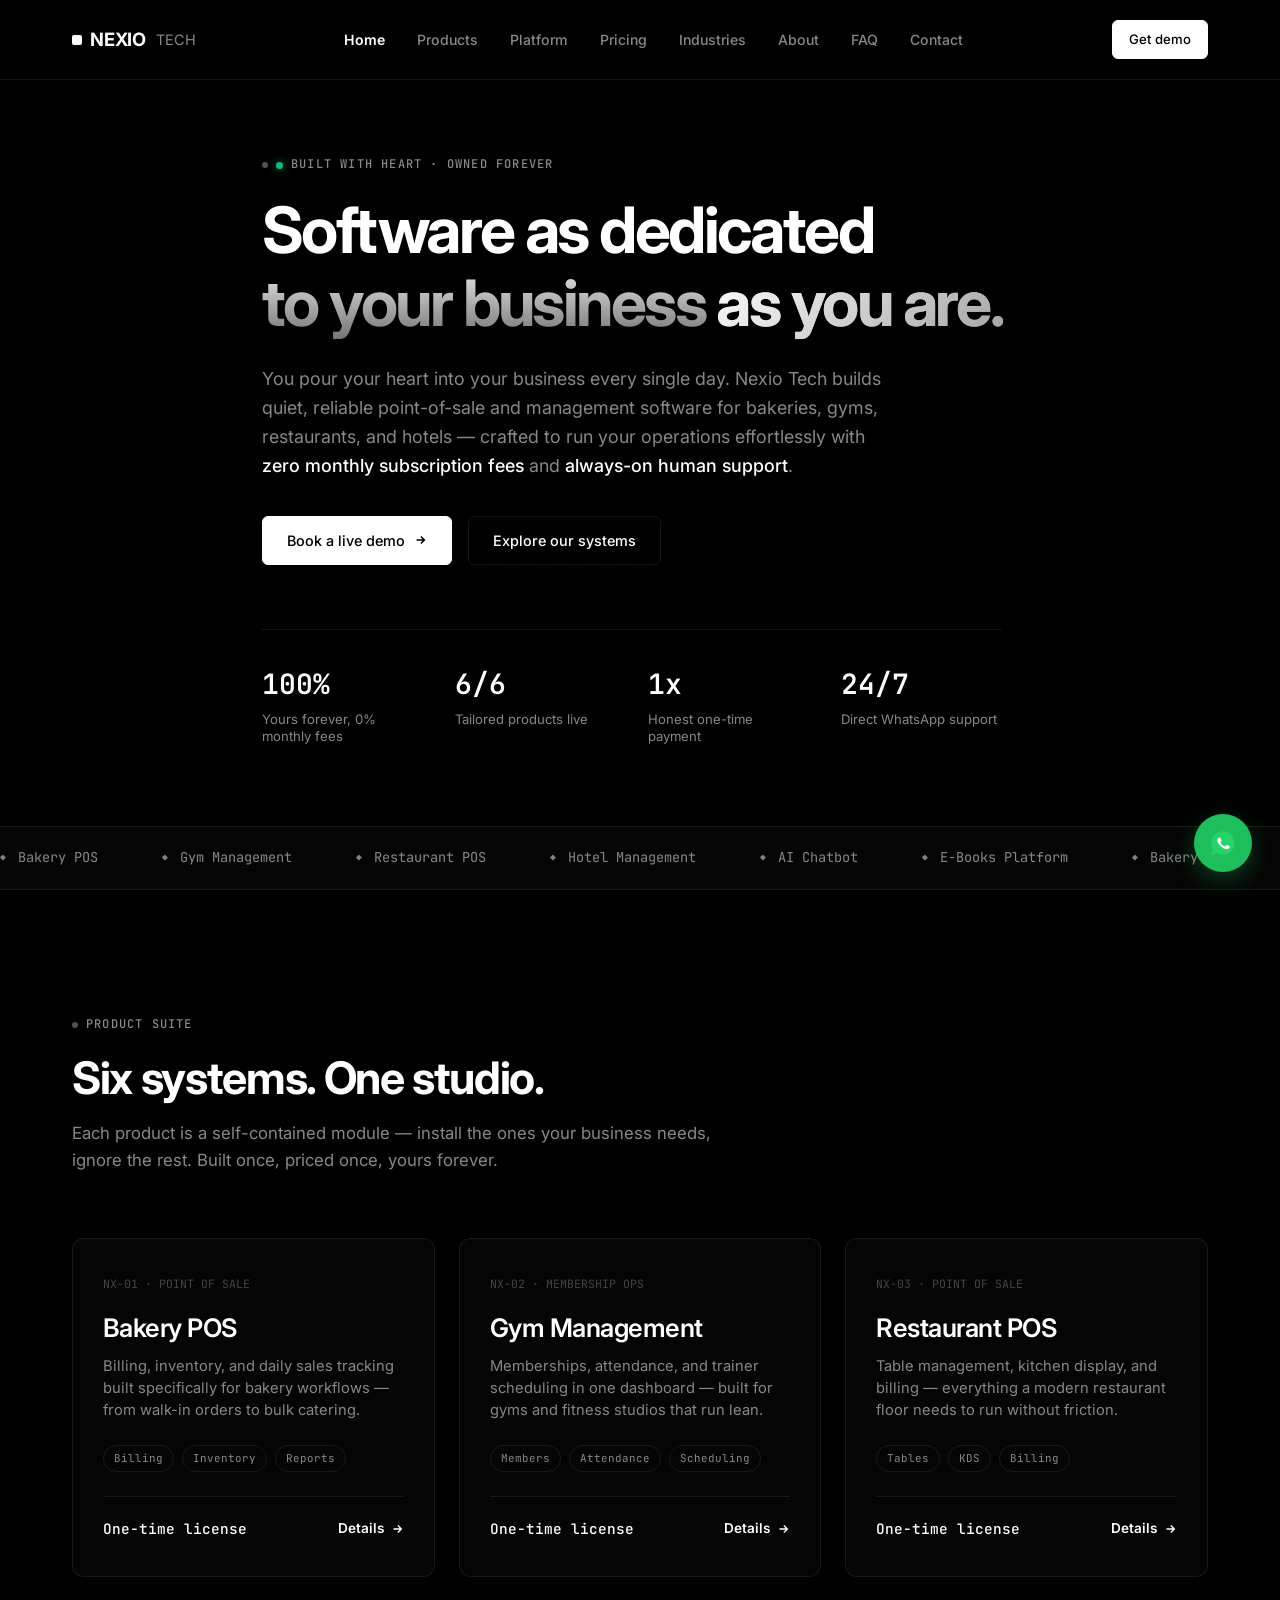
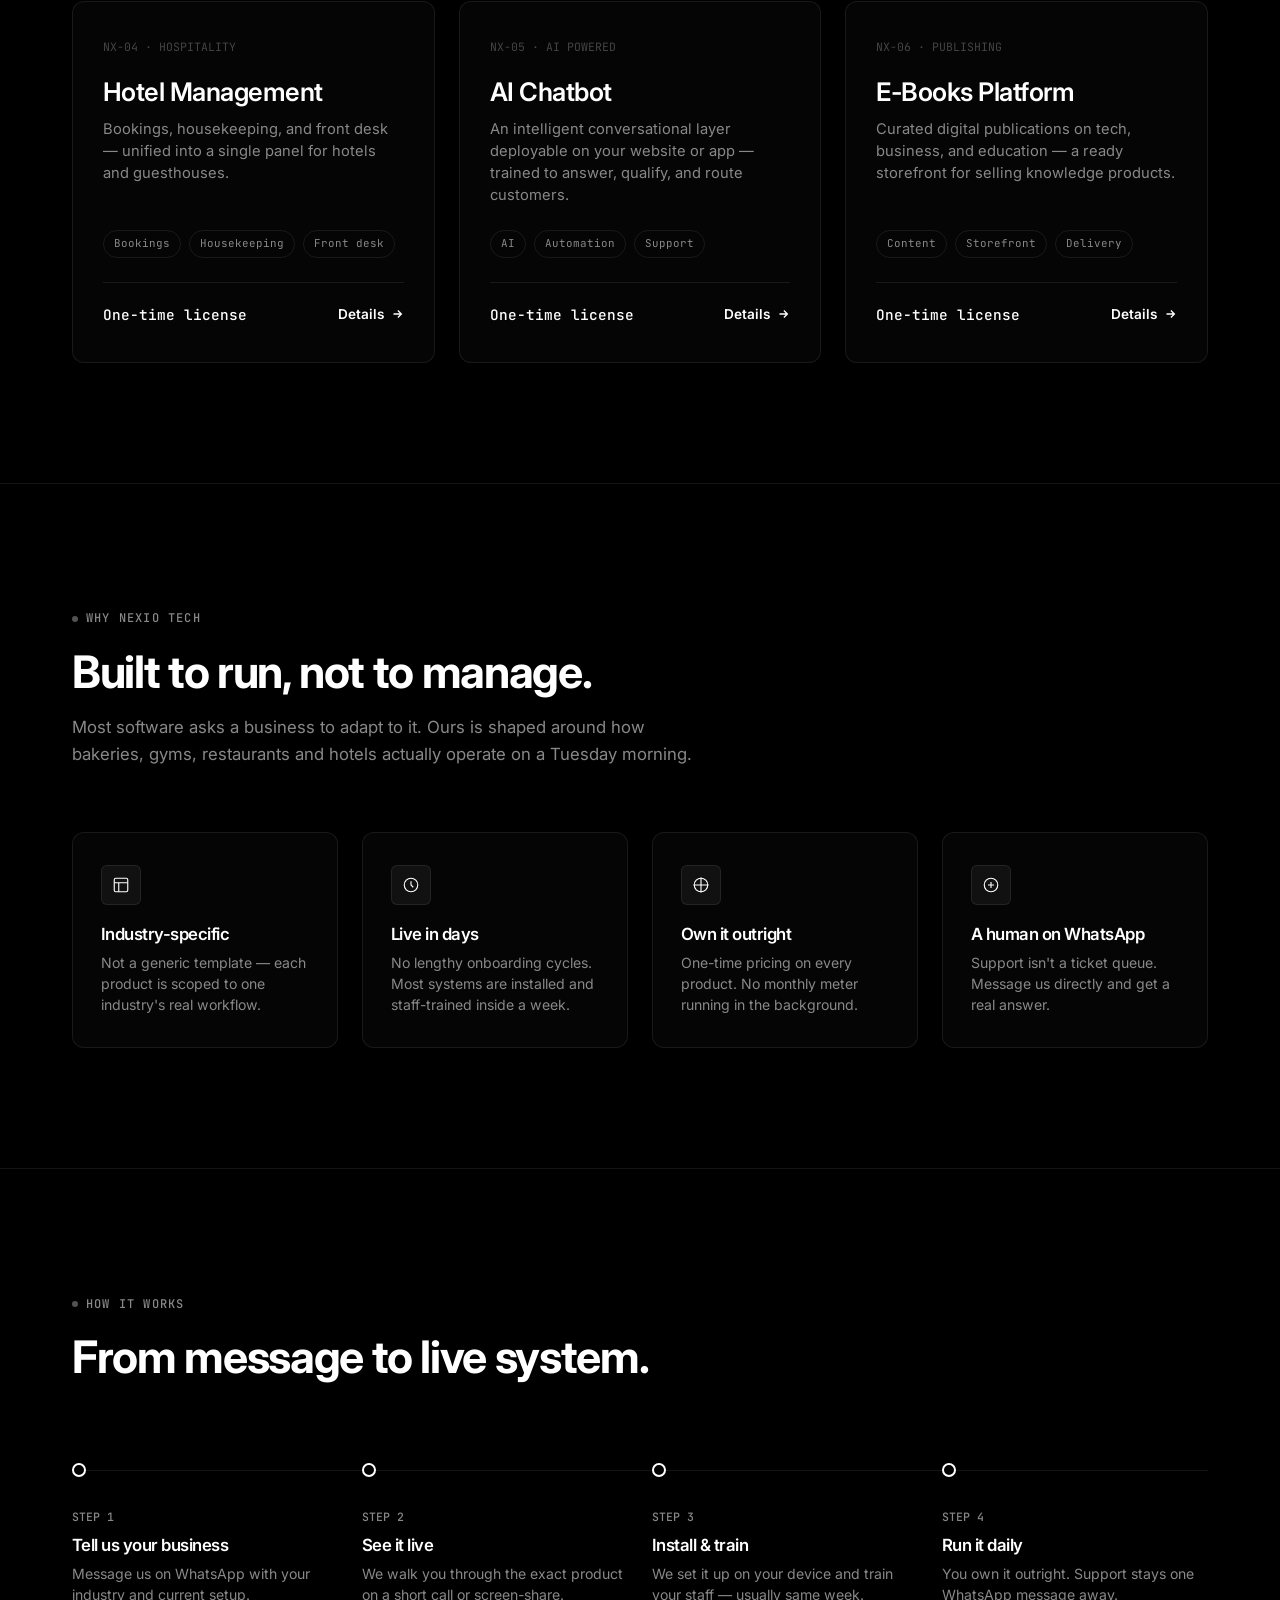
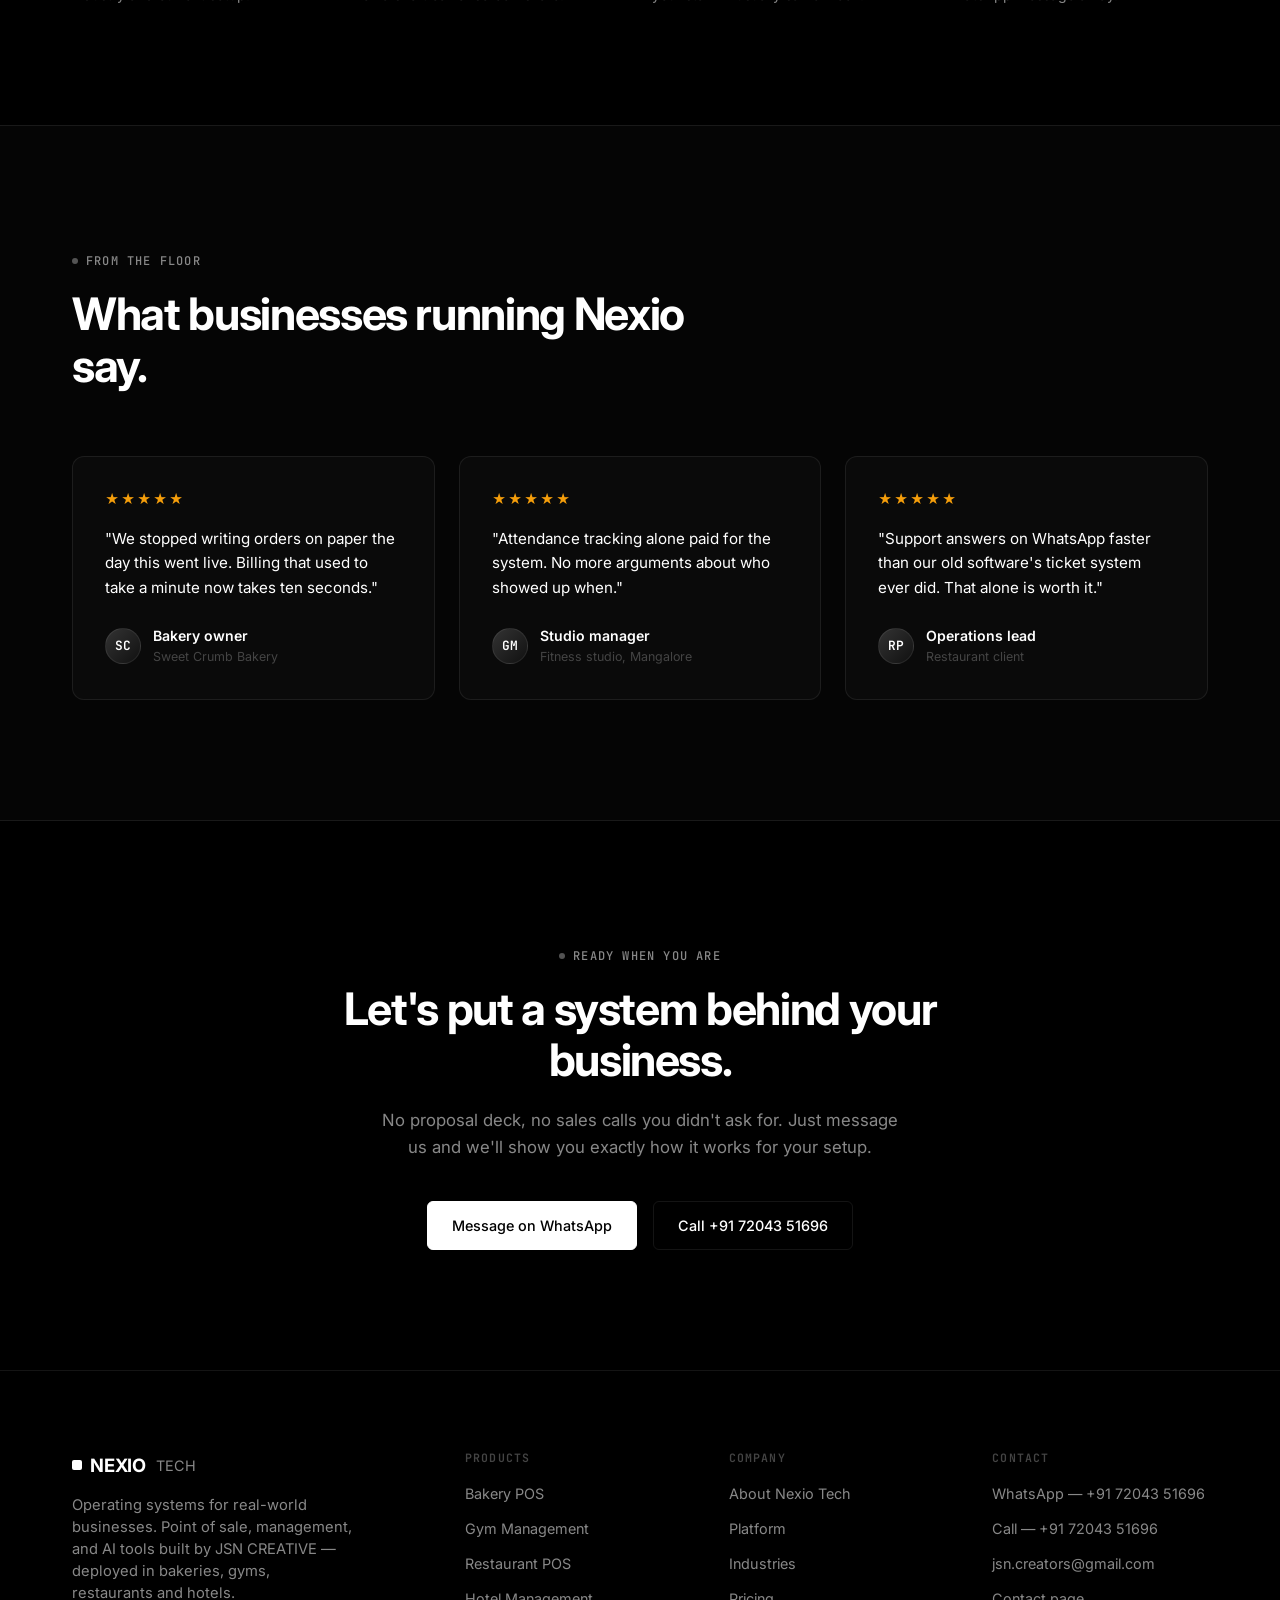
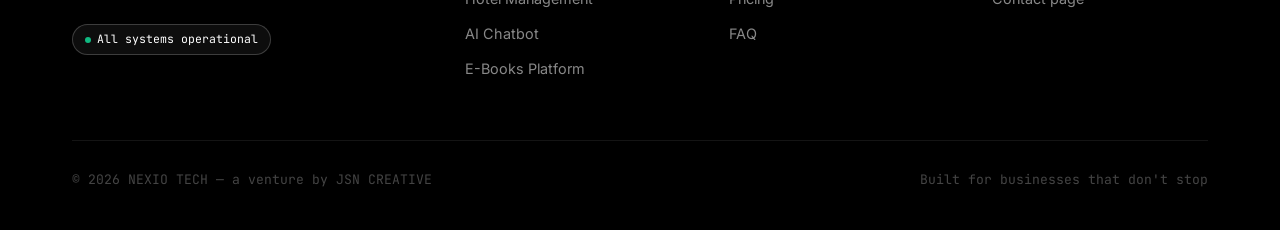
<file: index.html>
<!DOCTYPE html>
<html lang="en">
<head>
<meta charset="UTF-8">
<meta name="viewport" content="width=device-width, initial-scale=1.0">
<title>Nexio Tech — Operating Systems for Real Businesses</title>
<meta name="description" content="Nexio Tech builds POS, management, and AI software for bakeries, gyms, restaurants and hotels. One-time pricing, lifetime access, built by JSN CREATIVE.">
<link rel="stylesheet" href="css/core.css">
  <link rel="stylesheet" href="css/home.css">
</head>
<body>
<nav class="nav">
  <div class="nav-inner">
    <a href="index.html" class="nav-logo">
      <span class="node"></span>NEXIO<span class="sub">TECH</span>
    </a>
    <ul class="nav-links">
      <li><a href="index.html" class="active">Home</a></li>
      <li><a href="products.html">Products</a></li>
      <li><a href="platform.html">Platform</a></li>
      <li><a href="pricing.html">Pricing</a></li>
      <li><a href="industries.html">Industries</a></li>
      <li><a href="about.html">About</a></li>
      <li><a href="faq.html">FAQ</a></li>
      <li><a href="contact.html">Contact</a></li>
    </ul>
    <div class="nav-cta">
      <a href="contact.html" class="btn btn-primary btn-sm">Get demo</a>
      <button class="nav-toggle" aria-label="Menu"><span></span><span></span><span></span></button>
    </div>
  </div>
</nav>

<section class="hero">
  <canvas id="hero-canvas" class="hero-canvas"></canvas>
  <div class="wrap hero-inner">
    <div class="eyebrow"><span class="eyebrow-dot"></span> Built with heart · Owned forever</div>
    <h1>Software as dedicated<br>to your business <span class="accent">as you are.</span></h1>
    <p class="hero-sub">You pour your heart into your business every single day. Nexio Tech builds quiet, reliable point-of-sale and management software for bakeries, gyms, restaurants, and hotels — crafted to run your operations effortlessly with <strong>zero monthly subscription fees</strong> and <strong>always-on human support</strong>.</p>
    <div class="hero-actions">
      <a href="https://wa.me/917204351696?text=Hi%20Nexio%20Tech%2C%20I%20want%20a%20demo%20of%20your%20products." target="_blank" rel="noopener" class="btn btn-primary">
        Book a live demo
        <svg viewBox="0 0 16 16" fill="none" stroke="currentColor" stroke-width="1.75" width="14" height="14"><path d="M4 8h8M9 4l4 4-4 4"/></svg>
      </a>
      <a href="products.html" class="btn btn-ghost">Explore our systems</a>
    </div>
    <div class="hero-stats">
      <div class="hero-stat">
        <div class="num">100%</div>
        <div class="label">Yours forever, 0% monthly fees</div>
      </div>
      <div class="hero-stat">
        <div class="num">6/6</div>
        <div class="label">Tailored products live</div>
      </div>
      <div class="hero-stat">
        <div class="num">1x</div>
        <div class="label">Honest one-time payment</div>
      </div>
      <div class="hero-stat">
        <div class="num">24/7</div>
        <div class="label">Direct WhatsApp support</div>
      </div>
    </div>
  </div>
</section>

<div class="marquee-strip">
  <div class="marquee-track">
    <span>Bakery POS</span><span>Gym Management</span><span>Restaurant POS</span><span>Hotel Management</span><span>AI Chatbot</span><span>E-Books Platform</span>
    <span>Bakery POS</span><span>Gym Management</span><span>Restaurant POS</span><span>Hotel Management</span><span>AI Chatbot</span><span>E-Books Platform</span>
  </div>
</div>

<section class="section" id="products">
  <div class="wrap">
    <div class="section-head reveal">
      <div class="eyebrow">Product suite</div>
      <h2>Six systems. One studio.</h2>
      <p>Each product is a self-contained module — install the ones your business needs, ignore the rest. Built once, priced once, yours forever.</p>
    </div>
    <div class="grid module-grid">

      <div class="panel module-card reveal">
        <div class="module-id">NX-01 · POINT OF SALE</div>
        <h3>Bakery POS</h3>
        <p>Billing, inventory, and daily sales tracking built specifically for bakery workflows — from walk-in orders to bulk catering.</p>
        <div class="module-tags"><span class="tag">Billing</span><span class="tag">Inventory</span><span class="tag">Reports</span></div>
        <div class="module-foot">
          <span class="module-price">One-time license</span>
          <a href="products.html#bakery" class="module-link">Details <svg viewBox="0 0 16 16" fill="none" stroke="currentColor" stroke-width="1.5"><path d="M4 8h8M9 4l4 4-4 4"/></svg></a>
        </div>
      </div>

      <div class="panel module-card reveal">
        <div class="module-id">NX-02 · MEMBERSHIP OPS</div>
        <h3>Gym Management</h3>
        <p>Memberships, attendance, and trainer scheduling in one dashboard — built for gyms and fitness studios that run lean.</p>
        <div class="module-tags"><span class="tag">Members</span><span class="tag">Attendance</span><span class="tag">Scheduling</span></div>
        <div class="module-foot">
          <span class="module-price">One-time license</span>
          <a href="products.html#gym" class="module-link">Details <svg viewBox="0 0 16 16" fill="none" stroke="currentColor" stroke-width="1.5"><path d="M4 8h8M9 4l4 4-4 4"/></svg></a>
        </div>
      </div>

      <div class="panel module-card reveal">
        <div class="module-id">NX-03 · POINT OF SALE</div>
        <h3>Restaurant POS</h3>
        <p>Table management, kitchen display, and billing — everything a modern restaurant floor needs to run without friction.</p>
        <div class="module-tags"><span class="tag">Tables</span><span class="tag">KDS</span><span class="tag">Billing</span></div>
        <div class="module-foot">
          <span class="module-price">One-time license</span>
          <a href="products.html#restaurant" class="module-link">Details <svg viewBox="0 0 16 16" fill="none" stroke="currentColor" stroke-width="1.5"><path d="M4 8h8M9 4l4 4-4 4"/></svg></a>
        </div>
      </div>

      <div class="panel module-card reveal">
        <div class="module-id">NX-04 · HOSPITALITY</div>
        <h3>Hotel Management</h3>
        <p>Bookings, housekeeping, and front desk — unified into a single panel for hotels and guesthouses.</p>
        <div class="module-tags"><span class="tag">Bookings</span><span class="tag">Housekeeping</span><span class="tag">Front desk</span></div>
        <div class="module-foot">
          <span class="module-price">One-time license</span>
          <a href="products.html#hotel" class="module-link">Details <svg viewBox="0 0 16 16" fill="none" stroke="currentColor" stroke-width="1.5"><path d="M4 8h8M9 4l4 4-4 4"/></svg></a>
        </div>
      </div>

      <div class="panel module-card reveal">
        <div class="module-id">NX-05 · AI POWERED</div>
        <h3>AI Chatbot</h3>
        <p>An intelligent conversational layer deployable on your website or app — trained to answer, qualify, and route customers.</p>
        <div class="module-tags"><span class="tag">AI</span><span class="tag">Automation</span><span class="tag">Support</span></div>
        <div class="module-foot">
          <span class="module-price">One-time license</span>
          <a href="products.html#chatbot" class="module-link">Details <svg viewBox="0 0 16 16" fill="none" stroke="currentColor" stroke-width="1.5"><path d="M4 8h8M9 4l4 4-4 4"/></svg></a>
        </div>
      </div>

      <div class="panel module-card reveal">
        <div class="module-id">NX-06 · PUBLISHING</div>
        <h3>E-Books Platform</h3>
        <p>Curated digital publications on tech, business, and education — a ready storefront for selling knowledge products.</p>
        <div class="module-tags"><span class="tag">Content</span><span class="tag">Storefront</span><span class="tag">Delivery</span></div>
        <div class="module-foot">
          <span class="module-price">One-time license</span>
          <a href="products.html#ebooks" class="module-link">Details <svg viewBox="0 0 16 16" fill="none" stroke="currentColor" stroke-width="1.5"><path d="M4 8h8M9 4l4 4-4 4"/></svg></a>
        </div>
      </div>

    </div>
  </div>
</section>

<div class="divider"></div>

<section class="section">
  <div class="wrap">
    <div class="section-head reveal">
      <div class="eyebrow">Why Nexio Tech</div>
      <h2>Built to run, not to manage.</h2>
      <p>Most software asks a business to adapt to it. Ours is shaped around how bakeries, gyms, restaurants and hotels actually operate on a Tuesday morning.</p>
    </div>
    <div class="grid why-grid">
      <div class="panel why-card reveal">
        <div class="why-icon"><svg viewBox="0 0 24 24" fill="none" stroke="currentColor" stroke-width="1.5"><rect x="3" y="3" width="18" height="18" rx="2"/><path d="M3 9h18M9 21V9"/></svg></div>
        <h4>Industry-specific</h4>
        <p>Not a generic template — each product is scoped to one industry's real workflow.</p>
      </div>
      <div class="panel why-card reveal">
        <div class="why-icon"><svg viewBox="0 0 24 24" fill="none" stroke="currentColor" stroke-width="1.5"><circle cx="12" cy="12" r="9"/><path d="M12 7v5l3 3"/></svg></div>
        <h4>Live in days</h4>
        <p>No lengthy onboarding cycles. Most systems are installed and staff-trained inside a week.</p>
      </div>
      <div class="panel why-card reveal">
        <div class="why-icon"><svg viewBox="0 0 24 24" fill="none" stroke="currentColor" stroke-width="1.5"><path d="M12 2v20M2 12h20"/><circle cx="12" cy="12" r="9"/></svg></div>
        <h4>Own it outright</h4>
        <p>One-time pricing on every product. No monthly meter running in the background.</p>
      </div>
      <div class="panel why-card reveal">
        <div class="why-icon"><svg viewBox="0 0 24 24" fill="none" stroke="currentColor" stroke-width="1.5"><path d="M8 12h8M12 8v8"/><circle cx="12" cy="12" r="9"/></svg></div>
        <h4>A human on WhatsApp</h4>
        <p>Support isn't a ticket queue. Message us directly and get a real answer.</p>
      </div>
    </div>
  </div>
</section>

<div class="divider"></div>

<section class="section">
  <div class="wrap">
    <div class="section-head reveal">
      <div class="eyebrow">How it works</div>
      <h2>From message to live system.</h2>
    </div>
    <div class="process-rail">
      <div class="process-line"></div>
      <div class="grid process-grid">
        <div class="process-step reveal">
          <div class="process-dot"></div>
          <div class="step-label">STEP 1</div>
          <h4>Tell us your business</h4>
          <p>Message us on WhatsApp with your industry and current setup.</p>
        </div>
        <div class="process-step reveal">
          <div class="process-dot"></div>
          <div class="step-label">STEP 2</div>
          <h4>See it live</h4>
          <p>We walk you through the exact product on a short call or screen-share.</p>
        </div>
        <div class="process-step reveal">
          <div class="process-dot"></div>
          <div class="step-label">STEP 3</div>
          <h4>Install & train</h4>
          <p>We set it up on your device and train your staff — usually same week.</p>
        </div>
        <div class="process-step reveal">
          <div class="process-dot"></div>
          <div class="step-label">STEP 4</div>
          <h4>Run it daily</h4>
          <p>You own it outright. Support stays one WhatsApp message away.</p>
        </div>
      </div>
    </div>
  </div>
</section>

<section class="testimonial-band section">
  <div class="wrap">
    <div class="section-head reveal">
      <div class="eyebrow">From the floor</div>
      <h2>What businesses running Nexio say.</h2>
    </div>
    <div class="grid testi-grid">
      <div class="panel testi-card reveal">
        <div class="testi-stars">★★★★★</div>
        <p class="testi-quote">"We stopped writing orders on paper the day this went live. Billing that used to take a minute now takes ten seconds."</p>
        <div class="testi-who">
          <div class="testi-avatar">SC</div>
          <div><div class="testi-name">Bakery owner</div><div class="testi-biz">Sweet Crumb Bakery</div></div>
        </div>
      </div>
      <div class="panel testi-card reveal">
        <div class="testi-stars">★★★★★</div>
        <p class="testi-quote">"Attendance tracking alone paid for the system. No more arguments about who showed up when."</p>
        <div class="testi-who">
          <div class="testi-avatar">GM</div>
          <div><div class="testi-name">Studio manager</div><div class="testi-biz">Fitness studio, Mangalore</div></div>
        </div>
      </div>
      <div class="panel testi-card reveal">
        <div class="testi-stars">★★★★★</div>
        <p class="testi-quote">"Support answers on WhatsApp faster than our old software's ticket system ever did. That alone is worth it."</p>
        <div class="testi-who">
          <div class="testi-avatar">RP</div>
          <div><div class="testi-name">Operations lead</div><div class="testi-biz">Restaurant client</div></div>
        </div>
      </div>
    </div>
  </div>
</section>

<section class="cta-band">
  <div class="wrap reveal">
    <div class="eyebrow" style="justify-content:center;">Ready when you are</div>
    <h2>Let's put a system behind your business.</h2>
    <p>No proposal deck, no sales calls you didn't ask for. Just message us and we'll show you exactly how it works for your setup.</p>
    <div class="cta-actions">
      <a href="https://wa.me/917204351696?text=Hi%20Nexio%20Tech%2C%20I%20want%20to%20set%20up%20a%20product%20for%20my%20business." target="_blank" rel="noopener" class="btn btn-primary">Message on WhatsApp</a>
      <a href="tel:+917204351696" class="btn btn-ghost">Call +91 72043 51696</a>
    </div>
  </div>
</section>

<footer class="footer">
  <div class="wrap">
    <div class="footer-grid">
      <div class="footer-brand">
        <a href="index.html" class="nav-logo"><span class="node"></span>NEXIO<span class="sub">TECH</span></a>
        <p>Operating systems for real-world businesses. Point of sale, management, and AI tools built by JSN CREATIVE — deployed in bakeries, gyms, restaurants and hotels.</p>
        <div class="pill on" style="margin-top:20px;">All systems operational</div>
      </div>
      <div class="footer-col">
        <h4>Products</h4>
        <a href="products.html#bakery">Bakery POS</a>
        <a href="products.html#gym">Gym Management</a>
        <a href="products.html#restaurant">Restaurant POS</a>
        <a href="products.html#hotel">Hotel Management</a>
        <a href="products.html#chatbot">AI Chatbot</a>
        <a href="products.html#ebooks">E-Books Platform</a>
      </div>
      <div class="footer-col">
        <h4>Company</h4>
        <a href="about.html">About Nexio Tech</a>
        <a href="platform.html">Platform</a>
        <a href="industries.html">Industries</a>
        <a href="pricing.html">Pricing</a>
        <a href="faq.html">FAQ</a>
      </div>
      <div class="footer-col">
        <h4>Contact</h4>
        <a href="https://wa.me/917204351696?text=Hi%20Nexio%20Tech%2C%20I%20have%20a%20question." target="_blank" rel="noopener">WhatsApp — +91 72043 51696</a>
        <a href="tel:+917204351696">Call — +91 72043 51696</a>
        <a href="mailto:jsn.creators@gmail.com">jsn.creators@gmail.com</a>
        <a href="contact.html">Contact page</a>
      </div>
    </div>
    <div class="footer-bottom">
      <span>© 2026 NEXIO TECH — a venture by <a href="https://www.jsncreative.studio" target="_blank" rel="noopener">JSN CREATIVE</a></span>
      <span>Built for businesses that don't stop</span>
    </div>
  </div>
</footer>
<a href="https://wa.me/917204351696?text=Hi%20Nexio%20Tech%2C%20I%20want%20a%20demo%20of%20your%20products." target="_blank" rel="noopener" class="wa-fab" aria-label="Chat on WhatsApp">
  <svg viewBox="0 0 32 32" fill="none"><path d="M16.001 2.667C8.637 2.667 2.667 8.637 2.667 16c0 2.523.699 4.884 1.913 6.897L2.667 29.333l6.614-1.868A13.29 13.29 0 0016.001 29.333c7.364 0 13.333-5.97 13.333-13.333S23.365 2.667 16.001 2.667z" fill="#25D366"/><path d="M23.09 19.29c-.35-.175-2.07-1.021-2.39-1.138-.32-.117-.554-.175-.787.176-.234.35-.905 1.137-1.11 1.371-.204.234-.408.263-.758.088-.35-.176-1.475-.544-2.81-1.735-1.038-.926-1.74-2.07-1.944-2.42-.204-.35-.022-.54.153-.714.157-.157.35-.408.525-.613.175-.204.234-.35.35-.583.117-.234.059-.438-.03-.613-.087-.175-.786-1.897-1.078-2.598-.284-.683-.573-.59-.786-.601-.204-.01-.438-.012-.671-.012-.234 0-.613.088-.934.438-.32.35-1.225 1.197-1.225 2.92s1.254 3.386 1.429 3.62c.175.234 2.468 3.767 5.98 5.28.836.36 1.489.576 1.998.737.839.267 1.603.23 2.207.14.673-.1 2.07-.847 2.362-1.664.292-.817.292-1.518.204-1.664-.087-.146-.32-.234-.67-.409z" fill="#fff"/></svg>
</a>

<nav class="bottom-nav visible">
  <a href="index.html" class="bottom-nav-item">
    <svg xmlns="http://www.w3.org/2000/svg" viewBox="0 0 24 24" fill="none" stroke="currentColor" stroke-linecap="round" stroke-linejoin="round"><path d="m3 9 9-7 9 7v11a2 2 0 0 1-2 2H5a2 2 0 0 1-2-2z"/><polyline points="9 22 9 12 15 12 15 22"/></svg>
    <span>Home</span>
  </a>
  <a href="products.html" class="bottom-nav-item">
    <svg xmlns="http://www.w3.org/2000/svg" viewBox="0 0 24 24" fill="none" stroke="currentColor" stroke-linecap="round" stroke-linejoin="round"><path d="M21 16V8a2 2 0 0 0-1-1.73l-7-4a2 2 0 0 0-2 0l-7 4A2 2 0 0 0 3 8v8a2 2 0 0 0 1 1.73l7 4a2 2 0 0 0 2 0l7-4a2 2 0 0 0 1-1.73z"/><polyline points="3.27 6.96 12 12.01 20.73 6.96"/><line x1="12" y1="22.08" x2="12" y2="12"/></svg>
    <span>Products</span>
  </a>
  <a href="pricing.html" class="bottom-nav-item">
    <svg xmlns="http://www.w3.org/2000/svg" viewBox="0 0 24 24" fill="none" stroke="currentColor" stroke-linecap="round" stroke-linejoin="round"><rect x="2" y="4" width="20" height="16" rx="2"/><line x1="2" y1="10" x2="22" y2="10"/></svg>
    <span>Pricing</span>
  </a>
  <a href="contact.html" class="bottom-nav-item">
    <svg xmlns="http://www.w3.org/2000/svg" viewBox="0 0 24 24" fill="none" stroke="currentColor" stroke-linecap="round" stroke-linejoin="round"><path d="M21 15a2 2 0 0 1-2 2H7l-4 4V5a2 2 0 0 1 2-2h14a2 2 0 0 1 2 2z"/></svg>
    <span>Contact</span>
  </a>
</nav>

<script src="js/main.js" defer></script>
  <script src="js/circuit.js" defer></script>
</body>
</html>
</file>
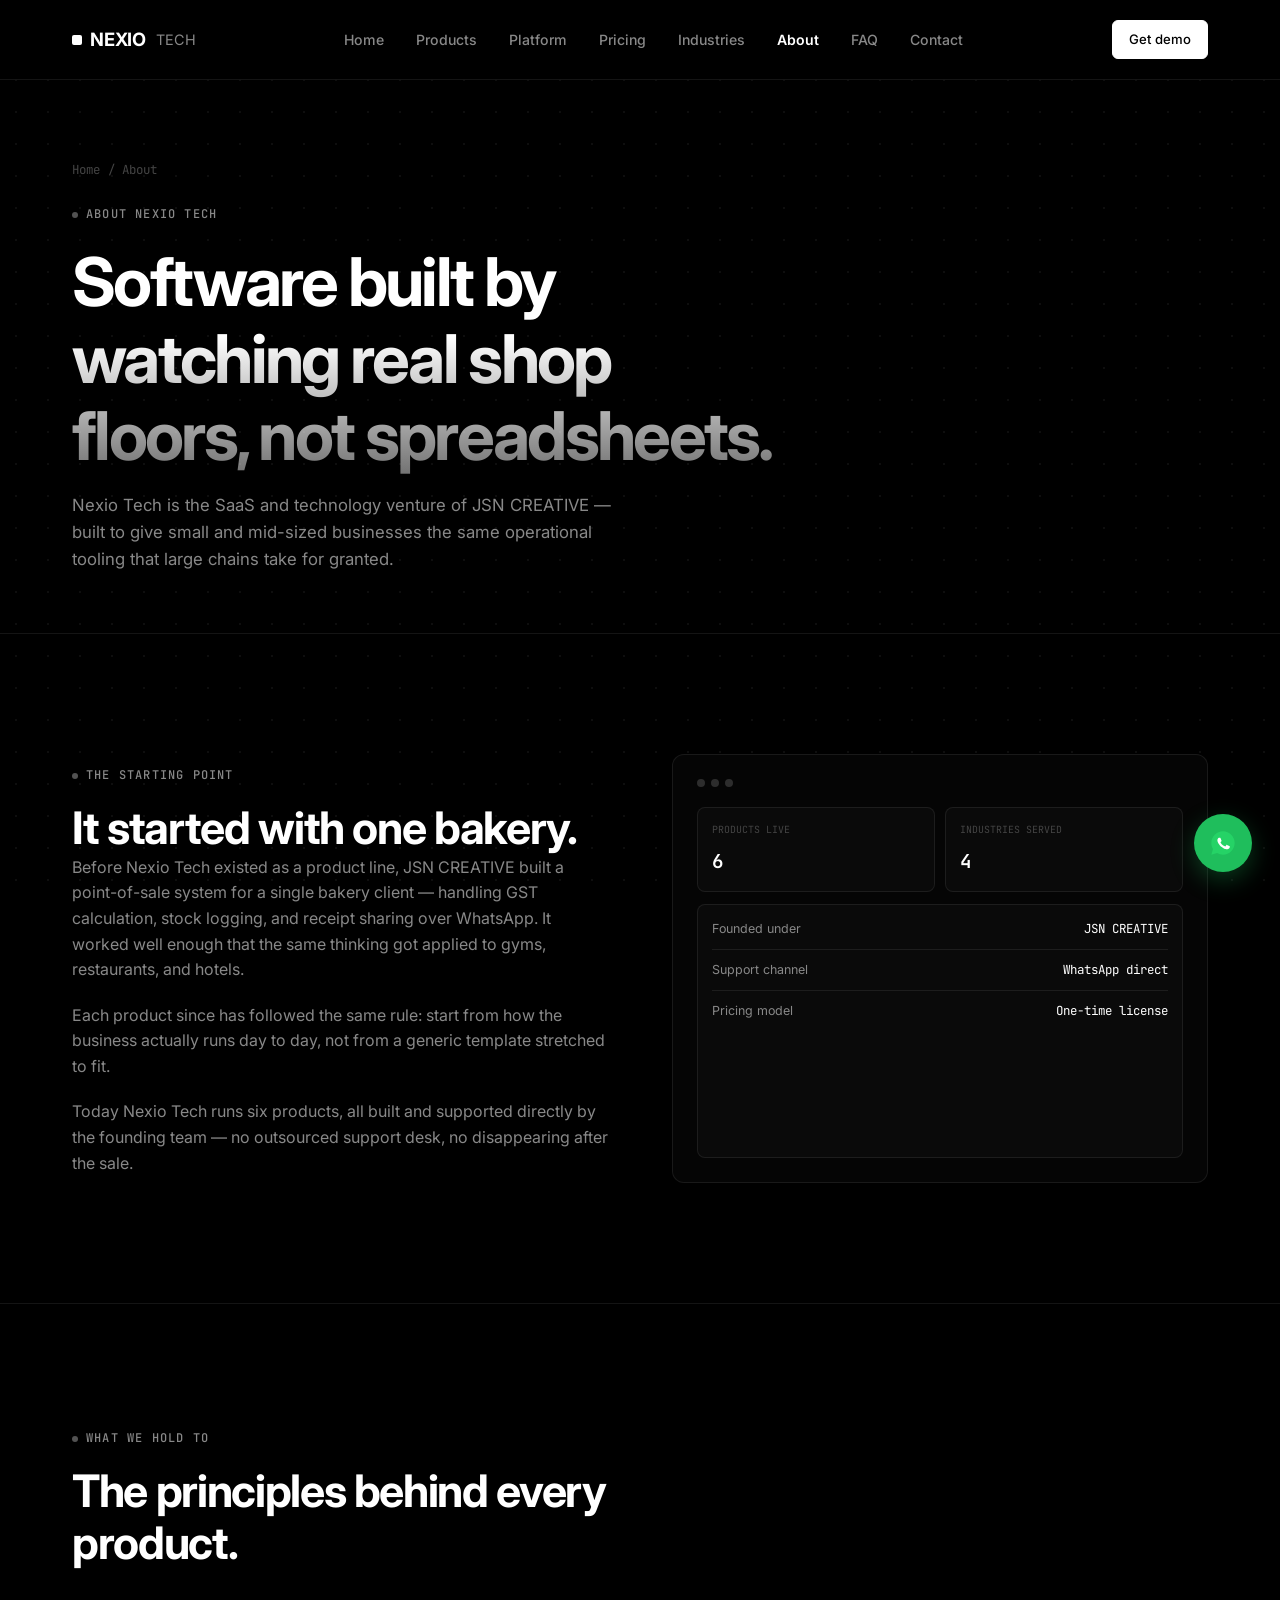
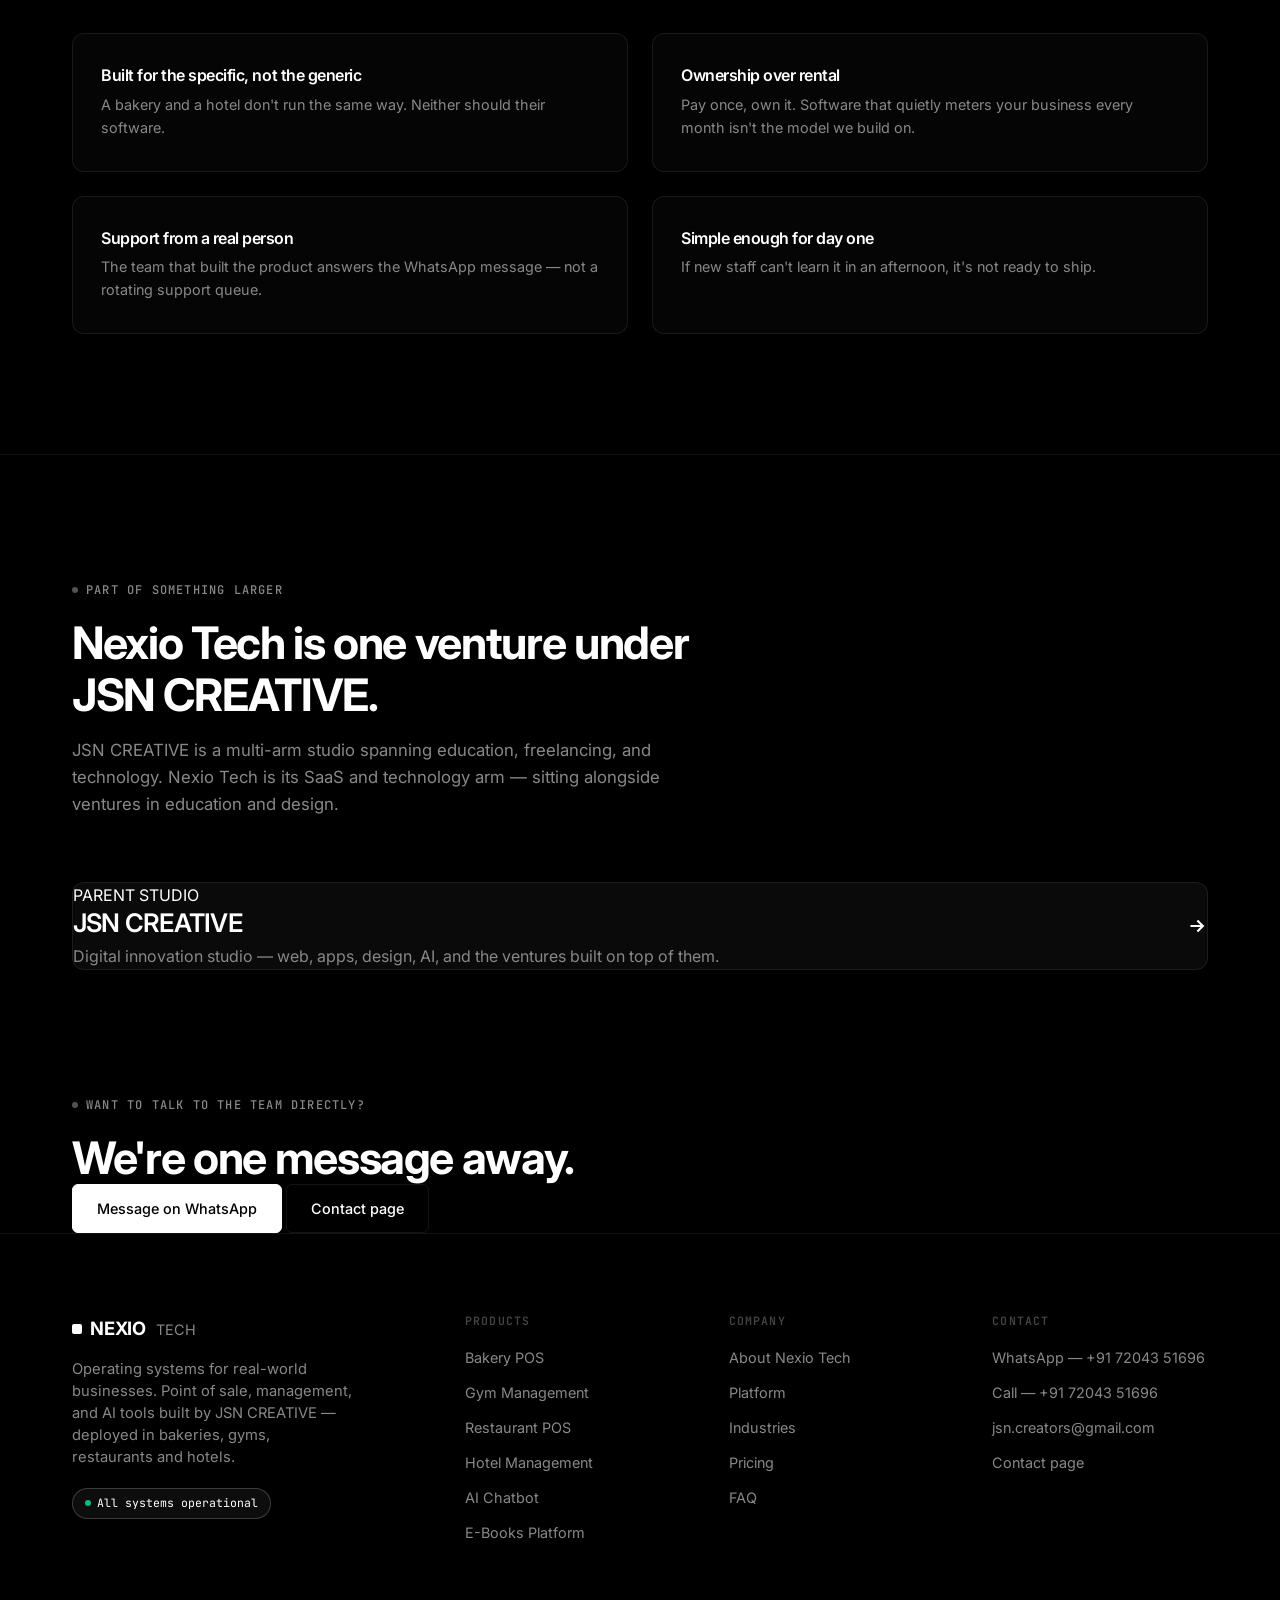
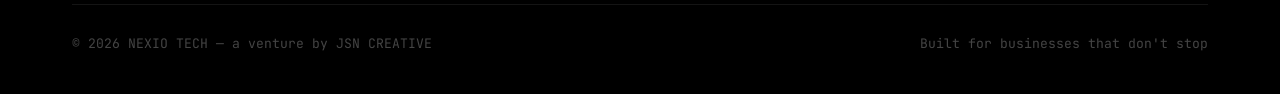
<file: about.html>
<!DOCTYPE html>
<html lang="en">
<head>
<meta charset="UTF-8">
<meta name="viewport" content="width=device-width, initial-scale=1.0">
<title>About — Nexio Tech</title>
<meta name="description" content="Nexio Tech is the SaaS and technology venture of JSN CREATIVE, building operational software for bakeries, gyms, restaurants and hotels.">
<link rel="stylesheet" href="css/core.css">
  <link rel="stylesheet" href="css/inner.css">
</head>
<body>
<nav class="nav">
  <div class="nav-inner">
    <a href="index.html" class="nav-logo">
      <span class="node"></span>NEXIO<span class="sub">TECH</span>
    </a>
    <ul class="nav-links">
      <li><a href="index.html">Home</a></li>
      <li><a href="products.html">Products</a></li>
      <li><a href="platform.html">Platform</a></li>
      <li><a href="pricing.html">Pricing</a></li>
      <li><a href="industries.html">Industries</a></li>
      <li><a href="about.html" class="active">About</a></li>
      <li><a href="faq.html">FAQ</a></li>
      <li><a href="contact.html">Contact</a></li>
    </ul>
    <div class="nav-cta">
      <a href="contact.html" class="btn btn-primary btn-sm">Get demo</a>
      <button class="nav-toggle" aria-label="Menu"><span></span><span></span><span></span></button>
    </div>
  </div>
</nav>

<div class="page-head">
  <div class="wrap">
    <div class="breadcrumb"><a href="index.html">Home</a> / About</div>
    <div class="eyebrow">About Nexio Tech</div>
    <h1>Software built by watching real shop floors, not spreadsheets.</h1>
    <p>Nexio Tech is the SaaS and technology venture of JSN CREATIVE — built to give small and mid-sized businesses the same operational tooling that large chains take for granted.</p>
  </div>
</div>

<section class="section">
  <div class="wrap">
    <div class="grid about-grid">
      <div class="reveal">
        <div class="eyebrow">The starting point</div>
        <h2>It started with one bakery.</h2>
        <p style="margin-bottom:20px;">Before Nexio Tech existed as a product line, JSN CREATIVE built a point-of-sale system for a single bakery client — handling GST calculation, stock logging, and receipt sharing over WhatsApp. It worked well enough that the same thinking got applied to gyms, restaurants, and hotels.</p>
        <p style="margin-bottom:20px;">Each product since has followed the same rule: start from how the business actually runs day to day, not from a generic template stretched to fit.</p>
        <p>Today Nexio Tech runs six products, all built and supported directly by the founding team — no outsourced support desk, no disappearing after the sale.</p>
      </div>
      <div class="panel product-visual reveal">
        <div class="pv-topbar"><div class="pv-dot"></div><div class="pv-dot"></div><div class="pv-dot"></div></div>
        <div class="pv-row">
          <div class="pv-card"><div class="pv-label">PRODUCTS LIVE</div><div class="pv-value">6</div></div>
          <div class="pv-card"><div class="pv-label">INDUSTRIES SERVED</div><div class="pv-value">4</div></div>
        </div>
        <div class="pv-list">
          <div class="pv-list-item"><span class="n">Founded under</span><span class="v">JSN CREATIVE</span></div>
          <div class="pv-list-item"><span class="n">Support channel</span><span class="v">WhatsApp direct</span></div>
          <div class="pv-list-item"><span class="n">Pricing model</span><span class="v">One-time license</span></div>
        </div>
      </div>
    </div>
  </div>
</section>

<div class="divider"></div>

<section class="section">
  <div class="wrap">
    <div class="section-head reveal">
      <div class="eyebrow">What we hold to</div>
      <h2>The principles behind every product.</h2>
    </div>
    <div class="grid value-grid">
      <div class="panel value-card reveal">
        <h4>Built for the specific, not the generic</h4>
        <p>A bakery and a hotel don't run the same way. Neither should their software.</p>
      </div>
      <div class="panel value-card reveal">
        <h4>Ownership over rental</h4>
        <p>Pay once, own it. Software that quietly meters your business every month isn't the model we build on.</p>
      </div>
      <div class="panel value-card reveal">
        <h4>Support from a real person</h4>
        <p>The team that built the product answers the WhatsApp message — not a rotating support queue.</p>
      </div>
      <div class="panel value-card reveal">
        <h4>Simple enough for day one</h4>
        <p>If new staff can't learn it in an afternoon, it's not ready to ship.</p>
      </div>
    </div>
  </div>
</section>

<div class="divider"></div>

<section class="section">
  <div class="wrap">
    <div class="section-head reveal">
      <div class="eyebrow">Part of something larger</div>
      <h2>Nexio Tech is one venture under JSN CREATIVE.</h2>
      <p>JSN CREATIVE is a multi-arm studio spanning education, freelancing, and technology. Nexio Tech is its SaaS and technology arm — sitting alongside ventures in education and design.</p>
    </div>
    <a href="https://www.jsncreative.studio" target="_blank" rel="noopener" class="panel module-card reveal" style="display:flex; flex-direction:row; align-items:center; justify-content:space-between; gap: 24px;">
      <div>
        <div class="module-id">PARENT STUDIO</div>
        <h3 style="margin-bottom:6px;">JSN CREATIVE</h3>
        <p style="margin-bottom:0;">Digital innovation studio — web, apps, design, AI, and the ventures built on top of them.</p>
      </div>
      <svg viewBox="0 0 16 16" fill="none" stroke="currentColor" stroke-width="1.5" style="width:22px;height:22px;flex-shrink:0;"><path d="M4 8h8M9 4l4 4-4 4"/></svg>
    </a>
  </div>
</section>

<section class="cta-band">
  <div class="wrap reveal">
    <div class="eyebrow" style="justify-content:center;">Want to talk to the team directly?</div>
    <h2>We're one message away.</h2>
    <div class="cta-actions">
      <a href="https://wa.me/917204351696?text=Hi%20Nexio%20Tech%2C%20I'd%20like%20to%20learn%20more%20about%20the%20company." target="_blank" rel="noopener" class="btn btn-primary">Message on WhatsApp</a>
      <a href="contact.html" class="btn btn-ghost">Contact page</a>
    </div>
  </div>
</section>

<footer class="footer">
  <div class="wrap">
    <div class="footer-grid">
      <div class="footer-brand">
        <a href="index.html" class="nav-logo"><span class="node"></span>NEXIO<span class="sub">TECH</span></a>
        <p>Operating systems for real-world businesses. Point of sale, management, and AI tools built by JSN CREATIVE — deployed in bakeries, gyms, restaurants and hotels.</p>
        <div class="pill on" style="margin-top:20px;">All systems operational</div>
      </div>
      <div class="footer-col">
        <h4>Products</h4>
        <a href="products.html#bakery">Bakery POS</a>
        <a href="products.html#gym">Gym Management</a>
        <a href="products.html#restaurant">Restaurant POS</a>
        <a href="products.html#hotel">Hotel Management</a>
        <a href="products.html#chatbot">AI Chatbot</a>
        <a href="products.html#ebooks">E-Books Platform</a>
      </div>
      <div class="footer-col">
        <h4>Company</h4>
        <a href="about.html">About Nexio Tech</a>
        <a href="platform.html">Platform</a>
        <a href="industries.html">Industries</a>
        <a href="pricing.html">Pricing</a>
        <a href="faq.html">FAQ</a>
      </div>
      <div class="footer-col">
        <h4>Contact</h4>
        <a href="https://wa.me/917204351696?text=Hi%20Nexio%20Tech%2C%20I%20have%20a%20question." target="_blank" rel="noopener">WhatsApp — +91 72043 51696</a>
        <a href="tel:+917204351696">Call — +91 72043 51696</a>
        <a href="mailto:jsn.creators@gmail.com">jsn.creators@gmail.com</a>
        <a href="contact.html">Contact page</a>
      </div>
    </div>
    <div class="footer-bottom">
      <span>© 2026 NEXIO TECH — a venture by <a href="https://www.jsncreative.studio" target="_blank" rel="noopener">JSN CREATIVE</a></span>
      <span>Built for businesses that don't stop</span>
    </div>
  </div>
</footer>
<a href="https://wa.me/917204351696?text=Hi%20Nexio%20Tech%2C%20I%20want%20to%20know%20more%20about%20your%20company." target="_blank" rel="noopener" class="wa-fab" aria-label="Chat on WhatsApp">
  <svg viewBox="0 0 32 32" fill="none"><path d="M16.001 2.667C8.637 2.667 2.667 8.637 2.667 16c0 2.523.699 4.884 1.913 6.897L2.667 29.333l6.614-1.868A13.29 13.29 0 0016.001 29.333c7.364 0 13.333-5.97 13.333-13.333S23.365 2.667 16.001 2.667z" fill="#25D366"/><path d="M23.09 19.29c-.35-.175-2.07-1.021-2.39-1.138-.32-.117-.554-.175-.787.176-.234.35-.905 1.137-1.11 1.371-.204.234-.408.263-.758.088-.35-.176-1.475-.544-2.81-1.735-1.038-.926-1.74-2.07-1.944-2.42-.204-.35-.022-.54.153-.714.157-.157.35-.408.525-.613.175-.204.234-.35.35-.583.117-.234.059-.438-.03-.613-.087-.175-.786-1.897-1.078-2.598-.284-.683-.573-.59-.786-.601-.204-.01-.438-.012-.671-.012-.234 0-.613.088-.934.438-.32.35-1.225 1.197-1.225 2.92s1.254 3.386 1.429 3.62c.175.234 2.468 3.767 5.98 5.28.836.36 1.489.576 1.998.737.839.267 1.603.23 2.207.14.673-.1 2.07-.847 2.362-1.664.292-.817.292-1.518.204-1.664-.087-.146-.32-.234-.67-.409z" fill="#fff"/></svg>
</a>

<nav class="bottom-nav visible">
  <a href="index.html" class="bottom-nav-item">
    <svg xmlns="http://www.w3.org/2000/svg" viewBox="0 0 24 24" fill="none" stroke="currentColor" stroke-linecap="round" stroke-linejoin="round"><path d="m3 9 9-7 9 7v11a2 2 0 0 1-2 2H5a2 2 0 0 1-2-2z"/><polyline points="9 22 9 12 15 12 15 22"/></svg>
    <span>Home</span>
  </a>
  <a href="products.html" class="bottom-nav-item">
    <svg xmlns="http://www.w3.org/2000/svg" viewBox="0 0 24 24" fill="none" stroke="currentColor" stroke-linecap="round" stroke-linejoin="round"><path d="M21 16V8a2 2 0 0 0-1-1.73l-7-4a2 2 0 0 0-2 0l-7 4A2 2 0 0 0 3 8v8a2 2 0 0 0 1 1.73l7 4a2 2 0 0 0 2 0l7-4a2 2 0 0 0 1-1.73z"/><polyline points="3.27 6.96 12 12.01 20.73 6.96"/><line x1="12" y1="22.08" x2="12" y2="12"/></svg>
    <span>Products</span>
  </a>
  <a href="pricing.html" class="bottom-nav-item">
    <svg xmlns="http://www.w3.org/2000/svg" viewBox="0 0 24 24" fill="none" stroke="currentColor" stroke-linecap="round" stroke-linejoin="round"><rect x="2" y="4" width="20" height="16" rx="2"/><line x1="2" y1="10" x2="22" y2="10"/></svg>
    <span>Pricing</span>
  </a>
  <a href="contact.html" class="bottom-nav-item">
    <svg xmlns="http://www.w3.org/2000/svg" viewBox="0 0 24 24" fill="none" stroke="currentColor" stroke-linecap="round" stroke-linejoin="round"><path d="M21 15a2 2 0 0 1-2 2H7l-4 4V5a2 2 0 0 1 2-2h14a2 2 0 0 1 2 2z"/></svg>
    <span>Contact</span>
  </a>
</nav>

<script src="js/main.js" defer></script>
</body>
</html>
</file>
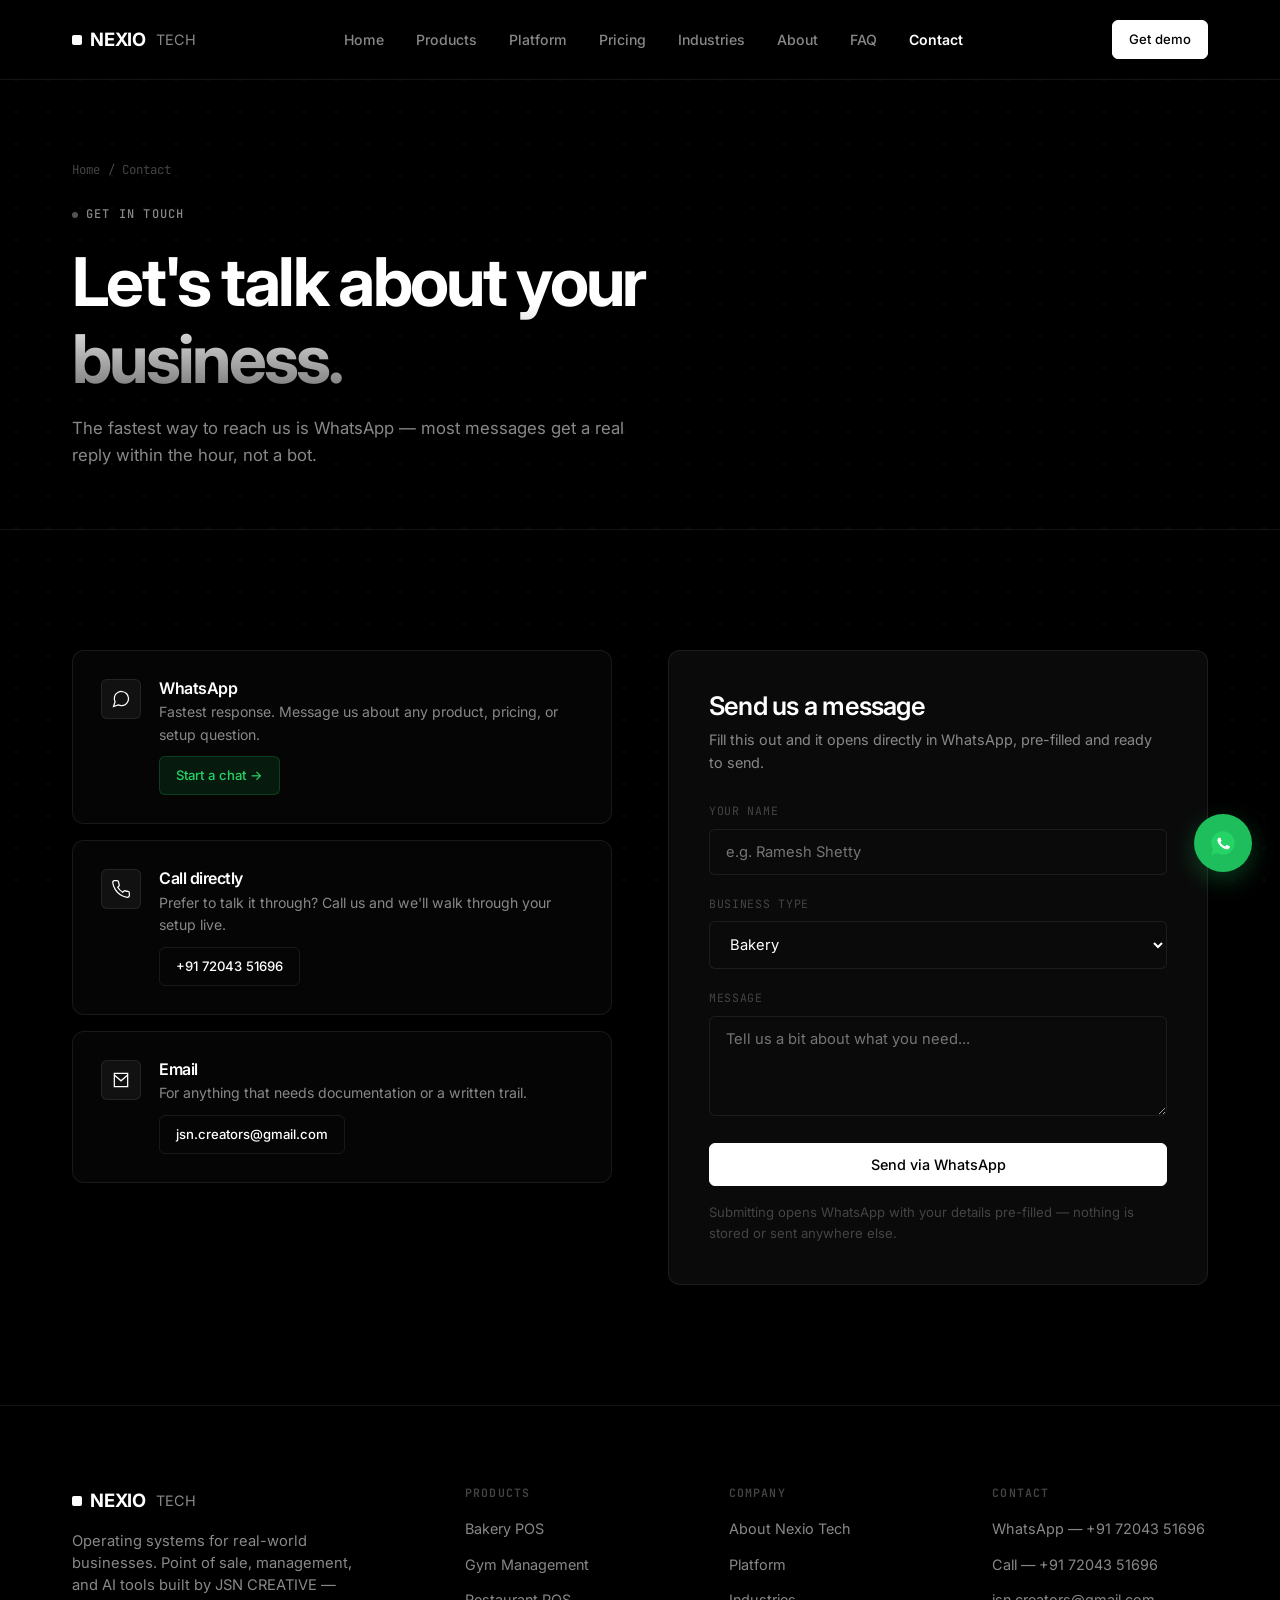
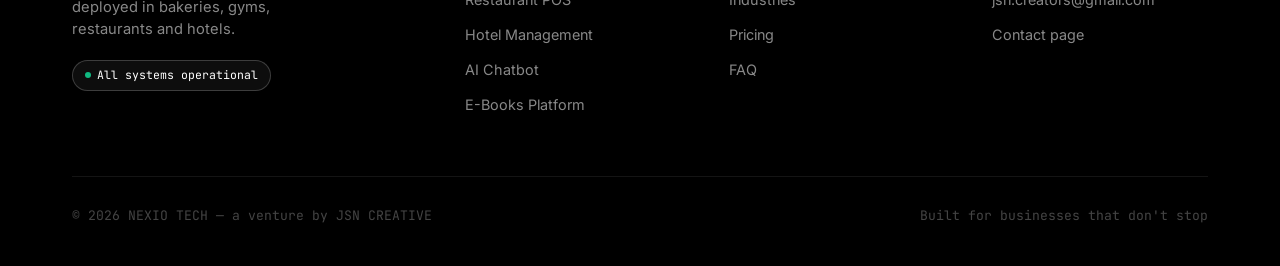
<file: contact.html>
<!DOCTYPE html>
<html lang="en">
<head>
<meta charset="UTF-8">
<meta name="viewport" content="width=device-width, initial-scale=1.0">
<title>Contact — Nexio Tech</title>
<meta name="description" content="Get in touch with Nexio Tech via WhatsApp, phone, or email. Fast replies, real people.">
<link rel="stylesheet" href="css/core.css">
  <link rel="stylesheet" href="css/inner.css">
</head>
<body>
<nav class="nav">
  <div class="nav-inner">
    <a href="index.html" class="nav-logo">
      <span class="node"></span>NEXIO<span class="sub">TECH</span>
    </a>
    <ul class="nav-links">
      <li><a href="index.html">Home</a></li>
      <li><a href="products.html">Products</a></li>
      <li><a href="platform.html">Platform</a></li>
      <li><a href="pricing.html">Pricing</a></li>
      <li><a href="industries.html">Industries</a></li>
      <li><a href="about.html">About</a></li>
      <li><a href="faq.html">FAQ</a></li>
      <li><a href="contact.html" class="active">Contact</a></li>
    </ul>
    <div class="nav-cta">
      <a href="contact.html" class="btn btn-primary btn-sm">Get demo</a>
      <button class="nav-toggle" aria-label="Menu"><span></span><span></span><span></span></button>
    </div>
  </div>
</nav>

<div class="page-head">
  <div class="wrap">
    <div class="breadcrumb"><a href="index.html">Home</a> / Contact</div>
    <div class="eyebrow">Get in touch</div>
    <h1>Let's talk about your business.</h1>
    <p>The fastest way to reach us is WhatsApp — most messages get a real reply within the hour, not a bot.</p>
  </div>
</div>

<section class="section">
  <div class="wrap">
    <div class="grid contact-grid">
      <div class="reveal">
        <div class="panel contact-option">
          <div class="co-icon"><svg viewBox="0 0 24 24" fill="none" stroke="currentColor" stroke-width="1.5"><path d="M21 11.5a8.38 8.38 0 01-.9 3.8 8.5 8.5 0 01-7.6 4.7 8.38 8.38 0 01-3.8-.9L3 21l1.9-5.7a8.38 8.38 0 01-.9-3.8 8.5 8.5 0 014.7-7.6 8.38 8.38 0 013.8-.9h.5a8.48 8.48 0 018 8v.5z"/></svg></div>
          <div>
            <h4>WhatsApp</h4>
            <p>Fastest response. Message us about any product, pricing, or setup question.</p>
            <a href="https://wa.me/917204351696?text=Hi%20Nexio%20Tech%2C%20I'd%20like%20to%20get%20in%20touch." target="_blank" rel="noopener" class="btn btn-whatsapp btn-sm">Start a chat →</a>
          </div>
        </div>
        <div class="panel contact-option">
          <div class="co-icon"><svg viewBox="0 0 24 24" fill="none" stroke="currentColor" stroke-width="1.5"><path d="M22 16.92v3a2 2 0 01-2.18 2 19.79 19.79 0 01-8.63-3.07 19.5 19.5 0 01-6-6 19.79 19.79 0 01-3.07-8.67A2 2 0 014.11 2h3a2 2 0 012 1.72c.127.96.361 1.903.7 2.81a2 2 0 01-.45 2.11L8.09 9.91a16 16 0 006 6l1.27-1.27a2 2 0 012.11-.45c.907.339 1.85.573 2.81.7A2 2 0 0122 16.92z"/></svg></div>
          <div>
            <h4>Call directly</h4>
            <p>Prefer to talk it through? Call us and we'll walk through your setup live.</p>
            <a href="tel:+917204351696" class="btn btn-ghost btn-sm">+91 72043 51696</a>
          </div>
        </div>
        <div class="panel contact-option">
          <div class="co-icon"><svg viewBox="0 0 24 24" fill="none" stroke="currentColor" stroke-width="1.5"><path d="M4 4h16v16H4z"/><path d="M4 6l8 7 8-7"/></svg></div>
          <div>
            <h4>Email</h4>
            <p>For anything that needs documentation or a written trail.</p>
            <a href="mailto:jsn.creators@gmail.com" class="btn btn-ghost btn-sm">jsn.creators@gmail.com</a>
          </div>
        </div>
      </div>

      <div class="panel reveal" style="padding: 40px;">
        <h3 style="margin-bottom: 8px;">Send us a message</h3>
        <p style="margin-bottom: 28px; font-size: 0.9rem;">Fill this out and it opens directly in WhatsApp, pre-filled and ready to send.</p>
        <form id="contact-form">
          <div class="form-field">
            <label for="cf-name">Your name</label>
            <input type="text" id="cf-name" placeholder="e.g. Ramesh Shetty" required>
          </div>
          <div class="form-field">
            <label for="cf-business">Business type</label>
            <select id="cf-business">
              <option>Bakery</option>
              <option>Gym / fitness studio</option>
              <option>Restaurant</option>
              <option>Hotel / guesthouse</option>
              <option>AI Chatbot enquiry</option>
              <option>E-Books Platform enquiry</option>
              <option>Other</option>
            </select>
          </div>
          <div class="form-field">
            <label for="cf-message">Message</label>
            <textarea id="cf-message" placeholder="Tell us a bit about what you need..."></textarea>
          </div>
          <button type="submit" class="btn btn-primary btn-block">Send via WhatsApp</button>
        </form>
        <p class="form-note">Submitting opens WhatsApp with your details pre-filled — nothing is stored or sent anywhere else.</p>
      </div>
    </div>
  </div>
</section>

<script>
document.getElementById('contact-form').addEventListener('submit', function(e) {
  e.preventDefault();
  const name = document.getElementById('cf-name').value || 'there';
  const biz = document.getElementById('cf-business').value;
  const msg = document.getElementById('cf-message').value || 'No additional details.';
  const text = `Hi Nexio Tech, my name is ${name}. Business type: ${biz}. ${msg}`;
  window.open('https://wa.me/917204351696?text=' + encodeURIComponent(text), '_blank');
});
</script>

<footer class="footer">
  <div class="wrap">
    <div class="footer-grid">
      <div class="footer-brand">
        <a href="index.html" class="nav-logo"><span class="node"></span>NEXIO<span class="sub">TECH</span></a>
        <p>Operating systems for real-world businesses. Point of sale, management, and AI tools built by JSN CREATIVE — deployed in bakeries, gyms, restaurants and hotels.</p>
        <div class="pill on" style="margin-top:20px;">All systems operational</div>
      </div>
      <div class="footer-col">
        <h4>Products</h4>
        <a href="products.html#bakery">Bakery POS</a>
        <a href="products.html#gym">Gym Management</a>
        <a href="products.html#restaurant">Restaurant POS</a>
        <a href="products.html#hotel">Hotel Management</a>
        <a href="products.html#chatbot">AI Chatbot</a>
        <a href="products.html#ebooks">E-Books Platform</a>
      </div>
      <div class="footer-col">
        <h4>Company</h4>
        <a href="about.html">About Nexio Tech</a>
        <a href="platform.html">Platform</a>
        <a href="industries.html">Industries</a>
        <a href="pricing.html">Pricing</a>
        <a href="faq.html">FAQ</a>
      </div>
      <div class="footer-col">
        <h4>Contact</h4>
        <a href="https://wa.me/917204351696?text=Hi%20Nexio%20Tech%2C%20I%20have%20a%20question." target="_blank" rel="noopener">WhatsApp — +91 72043 51696</a>
        <a href="tel:+917204351696">Call — +91 72043 51696</a>
        <a href="mailto:jsn.creators@gmail.com">jsn.creators@gmail.com</a>
        <a href="contact.html">Contact page</a>
      </div>
    </div>
    <div class="footer-bottom">
      <span>© 2026 NEXIO TECH — a venture by <a href="https://www.jsncreative.studio" target="_blank" rel="noopener">JSN CREATIVE</a></span>
      <span>Built for businesses that don't stop</span>
    </div>
  </div>
</footer>
<a href="https://wa.me/917204351696?text=Hi%20Nexio%20Tech%2C%20I'd%20like%20to%20get%20in%20touch." target="_blank" rel="noopener" class="wa-fab" aria-label="Chat on WhatsApp">
  <svg viewBox="0 0 32 32" fill="none"><path d="M16.001 2.667C8.637 2.667 2.667 8.637 2.667 16c0 2.523.699 4.884 1.913 6.897L2.667 29.333l6.614-1.868A13.29 13.29 0 0016.001 29.333c7.364 0 13.333-5.97 13.333-13.333S23.365 2.667 16.001 2.667z" fill="#25D366"/><path d="M23.09 19.29c-.35-.175-2.07-1.021-2.39-1.138-.32-.117-.554-.175-.787.176-.234.35-.905 1.137-1.11 1.371-.204.234-.408.263-.758.088-.35-.176-1.475-.544-2.81-1.735-1.038-.926-1.74-2.07-1.944-2.42-.204-.35-.022-.54.153-.714.157-.157.35-.408.525-.613.175-.204.234-.35.35-.583.117-.234.059-.438-.03-.613-.087-.175-.786-1.897-1.078-2.598-.284-.683-.573-.59-.786-.601-.204-.01-.438-.012-.671-.012-.234 0-.613.088-.934.438-.32.35-1.225 1.197-1.225 2.92s1.254 3.386 1.429 3.62c.175.234 2.468 3.767 5.98 5.28.836.36 1.489.576 1.998.737.839.267 1.603.23 2.207.14.673-.1 2.07-.847 2.362-1.664.292-.817.292-1.518.204-1.664-.087-.146-.32-.234-.67-.409z" fill="#fff"/></svg>
</a>

<nav class="bottom-nav visible">
  <a href="index.html" class="bottom-nav-item">
    <svg xmlns="http://www.w3.org/2000/svg" viewBox="0 0 24 24" fill="none" stroke="currentColor" stroke-linecap="round" stroke-linejoin="round"><path d="m3 9 9-7 9 7v11a2 2 0 0 1-2 2H5a2 2 0 0 1-2-2z"/><polyline points="9 22 9 12 15 12 15 22"/></svg>
    <span>Home</span>
  </a>
  <a href="products.html" class="bottom-nav-item">
    <svg xmlns="http://www.w3.org/2000/svg" viewBox="0 0 24 24" fill="none" stroke="currentColor" stroke-linecap="round" stroke-linejoin="round"><path d="M21 16V8a2 2 0 0 0-1-1.73l-7-4a2 2 0 0 0-2 0l-7 4A2 2 0 0 0 3 8v8a2 2 0 0 0 1 1.73l7 4a2 2 0 0 0 2 0l7-4a2 2 0 0 0 1-1.73z"/><polyline points="3.27 6.96 12 12.01 20.73 6.96"/><line x1="12" y1="22.08" x2="12" y2="12"/></svg>
    <span>Products</span>
  </a>
  <a href="pricing.html" class="bottom-nav-item">
    <svg xmlns="http://www.w3.org/2000/svg" viewBox="0 0 24 24" fill="none" stroke="currentColor" stroke-linecap="round" stroke-linejoin="round"><rect x="2" y="4" width="20" height="16" rx="2"/><line x1="2" y1="10" x2="22" y2="10"/></svg>
    <span>Pricing</span>
  </a>
  <a href="contact.html" class="bottom-nav-item">
    <svg xmlns="http://www.w3.org/2000/svg" viewBox="0 0 24 24" fill="none" stroke="currentColor" stroke-linecap="round" stroke-linejoin="round"><path d="M21 15a2 2 0 0 1-2 2H7l-4 4V5a2 2 0 0 1 2-2h14a2 2 0 0 1 2 2z"/></svg>
    <span>Contact</span>
  </a>
</nav>

<script src="js/main.js" defer></script>
</body>
</html>
</file>
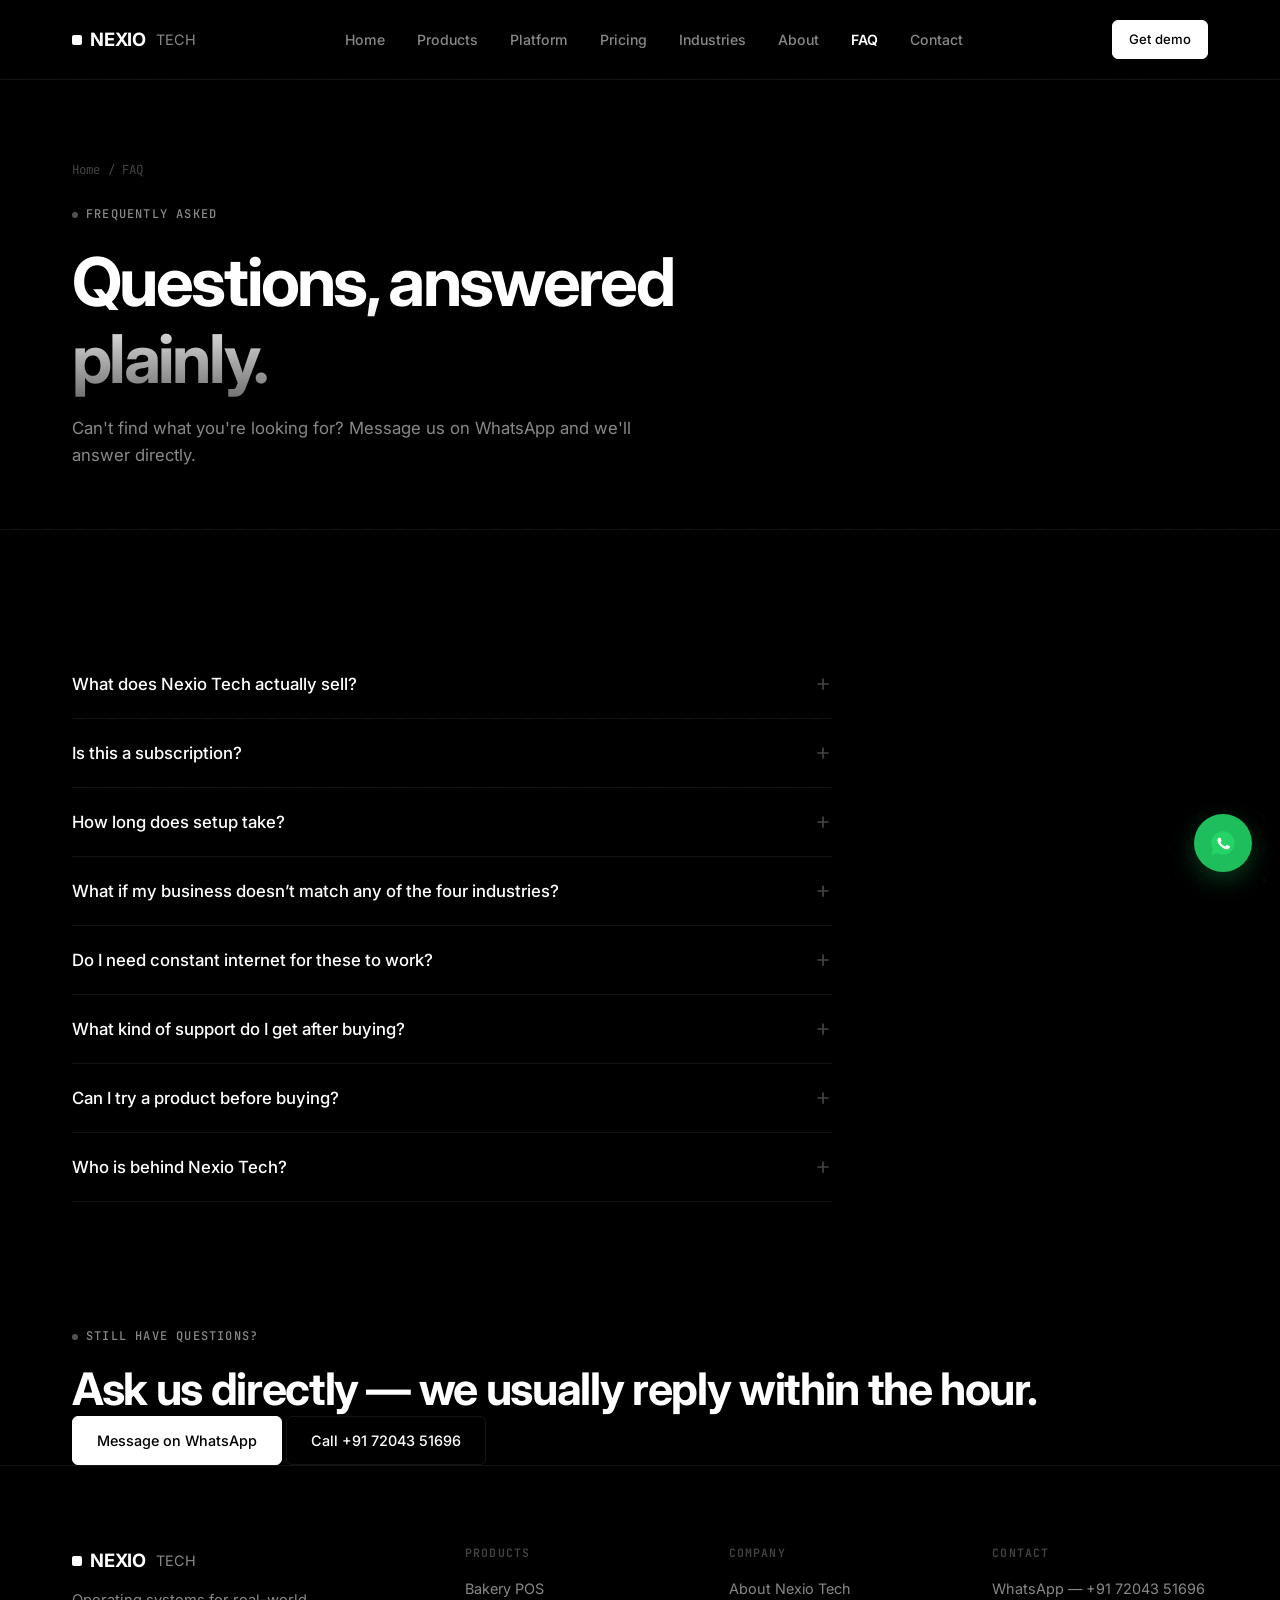
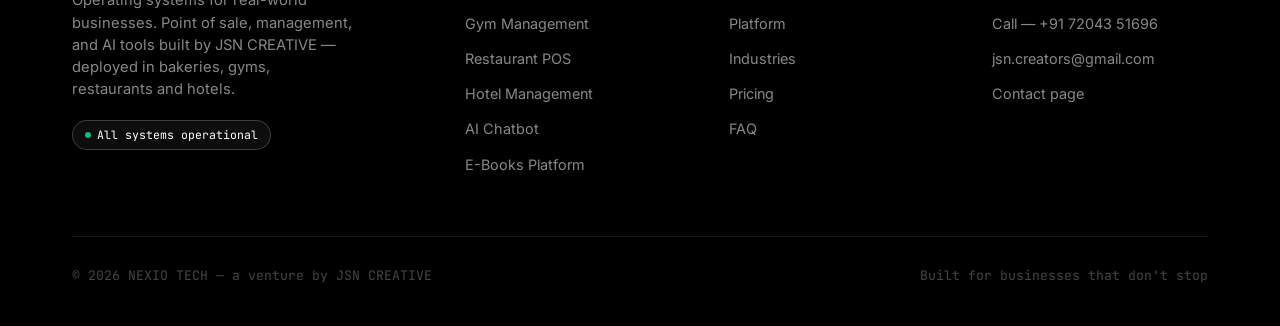
<file: faq.html>
<!DOCTYPE html>
<html lang="en">
<head>
<meta charset="UTF-8">
<meta name="viewport" content="width=device-width, initial-scale=1.0">
<title>FAQ — Nexio Tech</title>
<meta name="description" content="Answers to common questions about Nexio Tech products, pricing, setup time, and support.">
<link rel="stylesheet" href="css/core.css">
  <link rel="stylesheet" href="css/inner.css">
</head>
<body>
<nav class="nav">
  <div class="nav-inner">
    <a href="index.html" class="nav-logo">
      <span class="node"></span>NEXIO<span class="sub">TECH</span>
    </a>
    <ul class="nav-links">
      <li><a href="index.html">Home</a></li>
      <li><a href="products.html">Products</a></li>
      <li><a href="platform.html">Platform</a></li>
      <li><a href="pricing.html">Pricing</a></li>
      <li><a href="industries.html">Industries</a></li>
      <li><a href="about.html">About</a></li>
      <li><a href="faq.html" class="active">FAQ</a></li>
      <li><a href="contact.html">Contact</a></li>
    </ul>
    <div class="nav-cta">
      <a href="contact.html" class="btn btn-primary btn-sm">Get demo</a>
      <button class="nav-toggle" aria-label="Menu"><span></span><span></span><span></span></button>
    </div>
  </div>
</nav>

<div class="page-head">
  <div class="wrap">
    <div class="breadcrumb"><a href="index.html">Home</a> / FAQ</div>
    <div class="eyebrow">Frequently asked</div>
    <h1>Questions, answered plainly.</h1>
    <p>Can't find what you're looking for? Message us on WhatsApp and we'll answer directly.</p>
  </div>
</div>

<section class="section">
  <div class="wrap">
    <div class="faq-list reveal">
      
  <div class="faq-item">
    <button class="faq-q">What does Nexio Tech actually sell?<svg viewBox="0 0 16 16" fill="none" stroke="currentColor" stroke-width="1.5"><path d="M8 3v10M3 8h10"/></svg></button>
    <div class="faq-a"><p>Six software products built for specific businesses: Bakery POS, Gym Management, Restaurant POS, Hotel Management, an AI Chatbot, and an E-Books publishing platform. You can buy one, a bundle, or the full suite.</p></div>
  </div>
      
  <div class="faq-item">
    <button class="faq-q">Is this a subscription?<svg viewBox="0 0 16 16" fill="none" stroke="currentColor" stroke-width="1.5"><path d="M8 3v10M3 8h10"/></svg></button>
    <div class="faq-a"><p>No. Every product is a one-time payment for lifetime access. There’s no monthly fee, no renewal, and no feature getting locked behind a higher tier later.</p></div>
  </div>
      
  <div class="faq-item">
    <button class="faq-q">How long does setup take?<svg viewBox="0 0 16 16" fill="none" stroke="currentColor" stroke-width="1.5"><path d="M8 3v10M3 8h10"/></svg></button>
    <div class="faq-a"><p>Most businesses are fully set up and trained within a week of the first conversation — configuration takes a couple of days, and staff training is usually a single session.</p></div>
  </div>
      
  <div class="faq-item">
    <button class="faq-q">What if my business doesn’t match any of the four industries?<svg viewBox="0 0 16 16" fill="none" stroke="currentColor" stroke-width="1.5"><path d="M8 3v10M3 8h10"/></svg></button>
    <div class="faq-a"><p>The AI Chatbot and E-Books Platform work for any business. For anything more specific, message us — we regularly adapt existing products for businesses outside the core four.</p></div>
  </div>
      
  <div class="faq-item">
    <button class="faq-q">Do I need constant internet for these to work?<svg viewBox="0 0 16 16" fill="none" stroke="currentColor" stroke-width="1.5"><path d="M8 3v10M3 8h10"/></svg></button>
    <div class="faq-a"><p>Core functions like billing and check-in are built to keep working through patchy connections, syncing automatically once you’re back online. A stable connection is only needed for setup and updates.</p></div>
  </div>
      
  <div class="faq-item">
    <button class="faq-q">What kind of support do I get after buying?<svg viewBox="0 0 16 16" fill="none" stroke="currentColor" stroke-width="1.5"><path d="M8 3v10M3 8h10"/></svg></button>
    <div class="faq-a"><p>Direct WhatsApp access to the team that built the product — not a ticket system. Message us and expect a real answer, not an automated response.</p></div>
  </div>
      
  <div class="faq-item">
    <button class="faq-q">Can I try a product before buying?<svg viewBox="0 0 16 16" fill="none" stroke="currentColor" stroke-width="1.5"><path d="M8 3v10M3 8h10"/></svg></button>
    <div class="faq-a"><p>Yes — message us on WhatsApp and we’ll walk you through a live demo of the exact product you’re considering, on a call or screen-share.</p></div>
  </div>
      
  <div class="faq-item">
    <button class="faq-q">Who is behind Nexio Tech?<svg viewBox="0 0 16 16" fill="none" stroke="currentColor" stroke-width="1.5"><path d="M8 3v10M3 8h10"/></svg></button>
    <div class="faq-a"><p>Nexio Tech is a venture under JSN CREATIVE, a digital studio building software, design, and education products. The same team that builds each product also handles support.</p></div>
  </div>
    </div>
  </div>
</section>

<section class="cta-band">
  <div class="wrap reveal">
    <div class="eyebrow" style="justify-content:center;">Still have questions?</div>
    <h2>Ask us directly — we usually reply within the hour.</h2>
    <div class="cta-actions">
      <a href="https://wa.me/917204351696?text=Hi%20Nexio%20Tech%2C%20I%20have%20a%20question%20that%20wasn't%20covered%20in%20your%20FAQ." target="_blank" rel="noopener" class="btn btn-primary">Message on WhatsApp</a>
      <a href="tel:+917204351696" class="btn btn-ghost">Call +91 72043 51696</a>
    </div>
  </div>
</section>

<script>
document.querySelectorAll('.faq-q').forEach(btn => {
  btn.addEventListener('click', () => {
    const item = btn.closest('.faq-item');
    const wasOpen = item.classList.contains('open');
    document.querySelectorAll('.faq-item.open').forEach(i => i.classList.remove('open'));
    if (!wasOpen) item.classList.add('open');
  });
});
</script>

<footer class="footer">
  <div class="wrap">
    <div class="footer-grid">
      <div class="footer-brand">
        <a href="index.html" class="nav-logo"><span class="node"></span>NEXIO<span class="sub">TECH</span></a>
        <p>Operating systems for real-world businesses. Point of sale, management, and AI tools built by JSN CREATIVE — deployed in bakeries, gyms, restaurants and hotels.</p>
        <div class="pill on" style="margin-top:20px;">All systems operational</div>
      </div>
      <div class="footer-col">
        <h4>Products</h4>
        <a href="products.html#bakery">Bakery POS</a>
        <a href="products.html#gym">Gym Management</a>
        <a href="products.html#restaurant">Restaurant POS</a>
        <a href="products.html#hotel">Hotel Management</a>
        <a href="products.html#chatbot">AI Chatbot</a>
        <a href="products.html#ebooks">E-Books Platform</a>
      </div>
      <div class="footer-col">
        <h4>Company</h4>
        <a href="about.html">About Nexio Tech</a>
        <a href="platform.html">Platform</a>
        <a href="industries.html">Industries</a>
        <a href="pricing.html">Pricing</a>
        <a href="faq.html">FAQ</a>
      </div>
      <div class="footer-col">
        <h4>Contact</h4>
        <a href="https://wa.me/917204351696?text=Hi%20Nexio%20Tech%2C%20I%20have%20a%20question." target="_blank" rel="noopener">WhatsApp — +91 72043 51696</a>
        <a href="tel:+917204351696">Call — +91 72043 51696</a>
        <a href="mailto:jsn.creators@gmail.com">jsn.creators@gmail.com</a>
        <a href="contact.html">Contact page</a>
      </div>
    </div>
    <div class="footer-bottom">
      <span>© 2026 NEXIO TECH — a venture by <a href="https://www.jsncreative.studio" target="_blank" rel="noopener">JSN CREATIVE</a></span>
      <span>Built for businesses that don't stop</span>
    </div>
  </div>
</footer>
<a href="https://wa.me/917204351696?text=Hi%20Nexio%20Tech%2C%20I%20have%20a%20question." target="_blank" rel="noopener" class="wa-fab" aria-label="Chat on WhatsApp">
  <svg viewBox="0 0 32 32" fill="none"><path d="M16.001 2.667C8.637 2.667 2.667 8.637 2.667 16c0 2.523.699 4.884 1.913 6.897L2.667 29.333l6.614-1.868A13.29 13.29 0 0016.001 29.333c7.364 0 13.333-5.97 13.333-13.333S23.365 2.667 16.001 2.667z" fill="#25D366"/><path d="M23.09 19.29c-.35-.175-2.07-1.021-2.39-1.138-.32-.117-.554-.175-.787.176-.234.35-.905 1.137-1.11 1.371-.204.234-.408.263-.758.088-.35-.176-1.475-.544-2.81-1.735-1.038-.926-1.74-2.07-1.944-2.42-.204-.35-.022-.54.153-.714.157-.157.35-.408.525-.613.175-.204.234-.35.35-.583.117-.234.059-.438-.03-.613-.087-.175-.786-1.897-1.078-2.598-.284-.683-.573-.59-.786-.601-.204-.01-.438-.012-.671-.012-.234 0-.613.088-.934.438-.32.35-1.225 1.197-1.225 2.92s1.254 3.386 1.429 3.62c.175.234 2.468 3.767 5.98 5.28.836.36 1.489.576 1.998.737.839.267 1.603.23 2.207.14.673-.1 2.07-.847 2.362-1.664.292-.817.292-1.518.204-1.664-.087-.146-.32-.234-.67-.409z" fill="#fff"/></svg>
</a>

<nav class="bottom-nav visible">
  <a href="index.html" class="bottom-nav-item">
    <svg xmlns="http://www.w3.org/2000/svg" viewBox="0 0 24 24" fill="none" stroke="currentColor" stroke-linecap="round" stroke-linejoin="round"><path d="m3 9 9-7 9 7v11a2 2 0 0 1-2 2H5a2 2 0 0 1-2-2z"/><polyline points="9 22 9 12 15 12 15 22"/></svg>
    <span>Home</span>
  </a>
  <a href="products.html" class="bottom-nav-item">
    <svg xmlns="http://www.w3.org/2000/svg" viewBox="0 0 24 24" fill="none" stroke="currentColor" stroke-linecap="round" stroke-linejoin="round"><path d="M21 16V8a2 2 0 0 0-1-1.73l-7-4a2 2 0 0 0-2 0l-7 4A2 2 0 0 0 3 8v8a2 2 0 0 0 1 1.73l7 4a2 2 0 0 0 2 0l7-4a2 2 0 0 0 1-1.73z"/><polyline points="3.27 6.96 12 12.01 20.73 6.96"/><line x1="12" y1="22.08" x2="12" y2="12"/></svg>
    <span>Products</span>
  </a>
  <a href="pricing.html" class="bottom-nav-item">
    <svg xmlns="http://www.w3.org/2000/svg" viewBox="0 0 24 24" fill="none" stroke="currentColor" stroke-linecap="round" stroke-linejoin="round"><rect x="2" y="4" width="20" height="16" rx="2"/><line x1="2" y1="10" x2="22" y2="10"/></svg>
    <span>Pricing</span>
  </a>
  <a href="contact.html" class="bottom-nav-item">
    <svg xmlns="http://www.w3.org/2000/svg" viewBox="0 0 24 24" fill="none" stroke="currentColor" stroke-linecap="round" stroke-linejoin="round"><path d="M21 15a2 2 0 0 1-2 2H7l-4 4V5a2 2 0 0 1 2-2h14a2 2 0 0 1 2 2z"/></svg>
    <span>Contact</span>
  </a>
</nav>

<script src="js/main.js" defer></script>
</body>
</html>
</file>
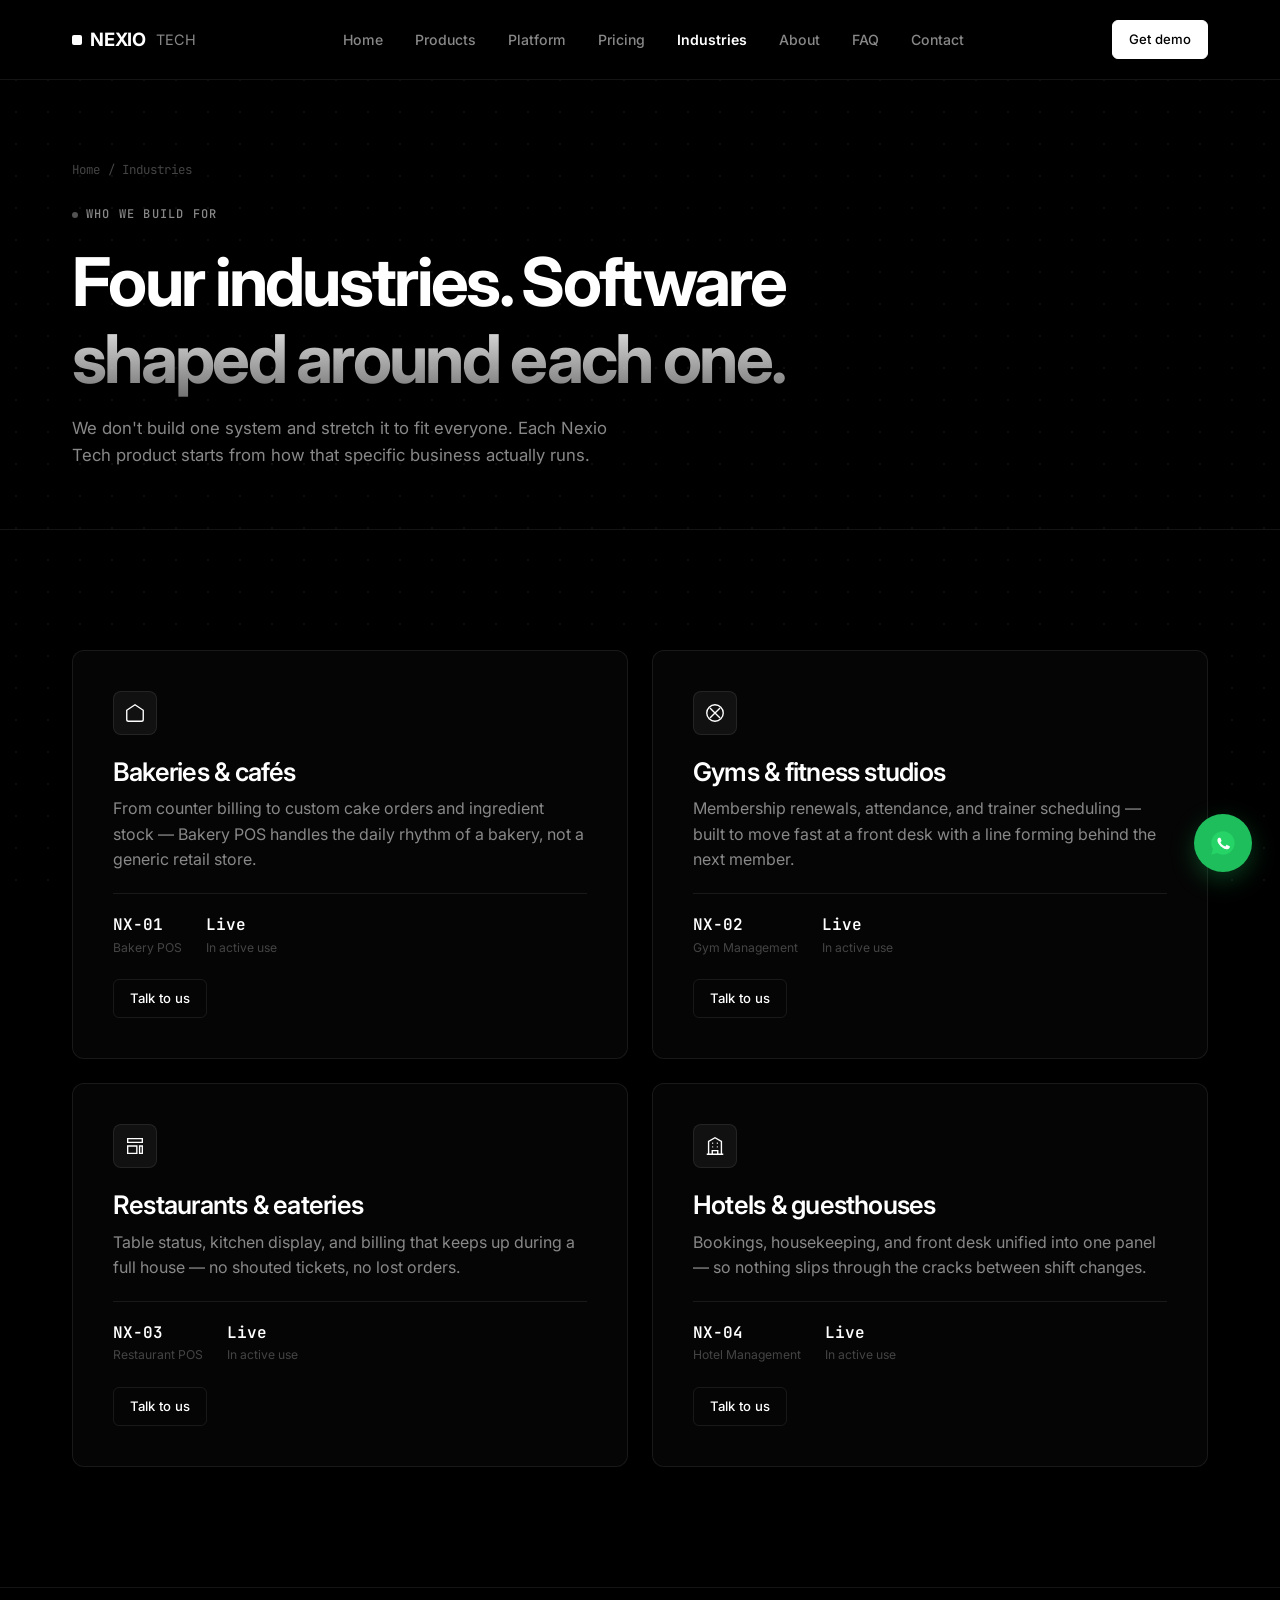
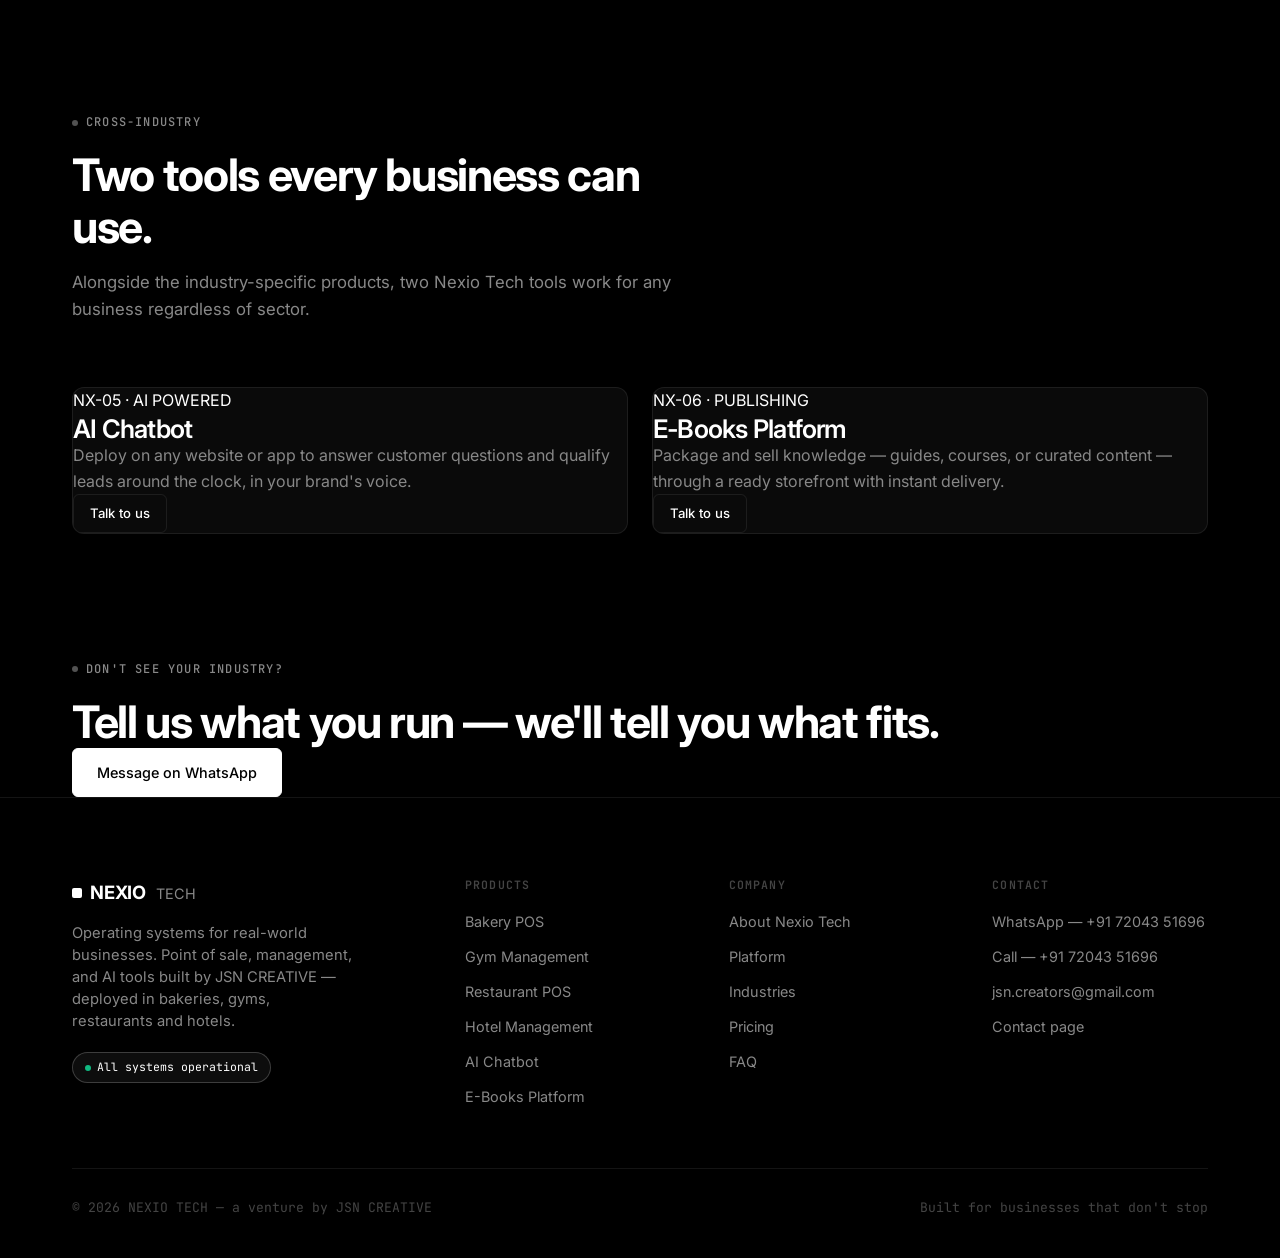
<file: industries.html>
<!DOCTYPE html>
<html lang="en">
<head>
<meta charset="UTF-8">
<meta name="viewport" content="width=device-width, initial-scale=1.0">
<title>Industries — Nexio Tech</title>
<meta name="description" content="Nexio Tech products built for bakeries, gyms, restaurants, and hotels, plus AI Chatbot and E-Books tools for any business.">
<link rel="stylesheet" href="css/core.css">
  <link rel="stylesheet" href="css/inner.css">
</head>
<body>
<nav class="nav">
  <div class="nav-inner">
    <a href="index.html" class="nav-logo">
      <span class="node"></span>NEXIO<span class="sub">TECH</span>
    </a>
    <ul class="nav-links">
      <li><a href="index.html">Home</a></li>
      <li><a href="products.html">Products</a></li>
      <li><a href="platform.html">Platform</a></li>
      <li><a href="pricing.html">Pricing</a></li>
      <li><a href="industries.html" class="active">Industries</a></li>
      <li><a href="about.html">About</a></li>
      <li><a href="faq.html">FAQ</a></li>
      <li><a href="contact.html">Contact</a></li>
    </ul>
    <div class="nav-cta">
      <a href="contact.html" class="btn btn-primary btn-sm">Get demo</a>
      <button class="nav-toggle" aria-label="Menu"><span></span><span></span><span></span></button>
    </div>
  </div>
</nav>

<div class="page-head">
  <div class="wrap">
    <div class="breadcrumb"><a href="index.html">Home</a> / Industries</div>
    <div class="eyebrow">Who we build for</div>
    <h1>Four industries. Software shaped around each one.</h1>
    <p>We don't build one system and stretch it to fit everyone. Each Nexio Tech product starts from how that specific business actually runs.</p>
  </div>
</div>

<section class="section">
  <div class="wrap">
    <div class="grid industry-grid">
      
  <div class="panel industry-card reveal">
    <div class="ind-icon"><svg viewBox="0 0 24 24" fill="none" stroke="currentColor" stroke-width="1.5"><path d="M3 9l9-6 9 6v10a2 2 0 01-2 2H5a2 2 0 01-2-2V9z"/></svg></div>
    <h3>Bakeries & cafés</h3>
    <p>From counter billing to custom cake orders and ingredient stock — Bakery POS handles the daily rhythm of a bakery, not a generic retail store.</p>
    <div class="industry-stats">
      <div><div class="n mono">NX-01</div><div class="l">Bakery POS</div></div>
      <div><div class="n mono">Live</div><div class="l">In active use</div></div>
    </div>
    <div style="margin-top:22px;"><a href="https://wa.me/917204351696?text=Hi%20Nexio%20Tech%2C%20I%20run%20a%20bakery%20and%20want%20to%20know%20more%20about%20Bakery%20POS." target="_blank" rel="noopener" class="btn btn-ghost btn-sm">Talk to us</a></div>
  </div>
      
  <div class="panel industry-card reveal">
    <div class="ind-icon"><svg viewBox="0 0 24 24" fill="none" stroke="currentColor" stroke-width="1.5"><path d="M6.5 6.5L17.5 17.5M6.5 17.5L17.5 6.5"/><circle cx="12" cy="12" r="9"/></svg></div>
    <h3>Gyms & fitness studios</h3>
    <p>Membership renewals, attendance, and trainer scheduling — built to move fast at a front desk with a line forming behind the next member.</p>
    <div class="industry-stats">
      <div><div class="n mono">NX-02</div><div class="l">Gym Management</div></div>
      <div><div class="n mono">Live</div><div class="l">In active use</div></div>
    </div>
    <div style="margin-top:22px;"><a href="https://wa.me/917204351696?text=Hi%20Nexio%20Tech%2C%20I%20run%20a%20gym%20and%20want%20to%20know%20more%20about%20Gym%20Management." target="_blank" rel="noopener" class="btn btn-ghost btn-sm">Talk to us</a></div>
  </div>
      
  <div class="panel industry-card reveal">
    <div class="ind-icon"><svg viewBox="0 0 24 24" fill="none" stroke="currentColor" stroke-width="1.5"><path d="M4 4h16v4H4zM4 12h10v8H4zM17 12h3v8h-3z"/></svg></div>
    <h3>Restaurants & eateries</h3>
    <p>Table status, kitchen display, and billing that keeps up during a full house — no shouted tickets, no lost orders.</p>
    <div class="industry-stats">
      <div><div class="n mono">NX-03</div><div class="l">Restaurant POS</div></div>
      <div><div class="n mono">Live</div><div class="l">In active use</div></div>
    </div>
    <div style="margin-top:22px;"><a href="https://wa.me/917204351696?text=Hi%20Nexio%20Tech%2C%20I%20run%20a%20restaurant%20and%20want%20to%20know%20more%20about%20Restaurant%20POS." target="_blank" rel="noopener" class="btn btn-ghost btn-sm">Talk to us</a></div>
  </div>
      
  <div class="panel industry-card reveal">
    <div class="ind-icon"><svg viewBox="0 0 24 24" fill="none" stroke="currentColor" stroke-width="1.5"><path d="M3 21h18M5 21V7l7-4 7 4v14M9 9h1M9 13h1M14 9h1M14 13h1M9 21v-4h6v4"/></svg></div>
    <h3>Hotels & guesthouses</h3>
    <p>Bookings, housekeeping, and front desk unified into one panel — so nothing slips through the cracks between shift changes.</p>
    <div class="industry-stats">
      <div><div class="n mono">NX-04</div><div class="l">Hotel Management</div></div>
      <div><div class="n mono">Live</div><div class="l">In active use</div></div>
    </div>
    <div style="margin-top:22px;"><a href="https://wa.me/917204351696?text=Hi%20Nexio%20Tech%2C%20I%20run%20a%20hotel%20and%20want%20to%20know%20more%20about%20Hotel%20Management." target="_blank" rel="noopener" class="btn btn-ghost btn-sm">Talk to us</a></div>
  </div>
    </div>
  </div>
</section>

<div class="divider"></div>

<section class="section">
  <div class="wrap">
    <div class="section-head reveal">
      <div class="eyebrow">Cross-industry</div>
      <h2>Two tools every business can use.</h2>
      <p>Alongside the industry-specific products, two Nexio Tech tools work for any business regardless of sector.</p>
    </div>
    <div class="grid grid-2">
      <div class="panel module-card reveal">
        <div class="module-id">NX-05 · AI POWERED</div>
        <h3>AI Chatbot</h3>
        <p>Deploy on any website or app to answer customer questions and qualify leads around the clock, in your brand's voice.</p>
        <div class="module-foot" style="border-top:none; padding-top:0;">
          <a href="https://wa.me/917204351696?text=Hi%20Nexio%20Tech%2C%20tell%20me%20about%20the%20AI%20Chatbot%20for%20my%20business." target="_blank" rel="noopener" class="btn btn-ghost btn-sm">Talk to us</a>
        </div>
      </div>
      <div class="panel module-card reveal">
        <div class="module-id">NX-06 · PUBLISHING</div>
        <h3>E-Books Platform</h3>
        <p>Package and sell knowledge — guides, courses, or curated content — through a ready storefront with instant delivery.</p>
        <div class="module-foot" style="border-top:none; padding-top:0;">
          <a href="https://wa.me/917204351696?text=Hi%20Nexio%20Tech%2C%20tell%20me%20about%20the%20E-Books%20Platform%20for%20my%20business." target="_blank" rel="noopener" class="btn btn-ghost btn-sm">Talk to us</a>
        </div>
      </div>
    </div>
  </div>
</section>

<section class="cta-band">
  <div class="wrap reveal">
    <div class="eyebrow" style="justify-content:center;">Don't see your industry?</div>
    <h2>Tell us what you run — we'll tell you what fits.</h2>
    <div class="cta-actions">
      <a href="https://wa.me/917204351696?text=Hi%20Nexio%20Tech%2C%20my%20business%20type%20isn't%20listed.%20Can%20you%20help%20me%20find%20the%20right%20product%3F" target="_blank" rel="noopener" class="btn btn-primary">Message on WhatsApp</a>
    </div>
  </div>
</section>

<footer class="footer">
  <div class="wrap">
    <div class="footer-grid">
      <div class="footer-brand">
        <a href="index.html" class="nav-logo"><span class="node"></span>NEXIO<span class="sub">TECH</span></a>
        <p>Operating systems for real-world businesses. Point of sale, management, and AI tools built by JSN CREATIVE — deployed in bakeries, gyms, restaurants and hotels.</p>
        <div class="pill on" style="margin-top:20px;">All systems operational</div>
      </div>
      <div class="footer-col">
        <h4>Products</h4>
        <a href="products.html#bakery">Bakery POS</a>
        <a href="products.html#gym">Gym Management</a>
        <a href="products.html#restaurant">Restaurant POS</a>
        <a href="products.html#hotel">Hotel Management</a>
        <a href="products.html#chatbot">AI Chatbot</a>
        <a href="products.html#ebooks">E-Books Platform</a>
      </div>
      <div class="footer-col">
        <h4>Company</h4>
        <a href="about.html">About Nexio Tech</a>
        <a href="platform.html">Platform</a>
        <a href="industries.html">Industries</a>
        <a href="pricing.html">Pricing</a>
        <a href="faq.html">FAQ</a>
      </div>
      <div class="footer-col">
        <h4>Contact</h4>
        <a href="https://wa.me/917204351696?text=Hi%20Nexio%20Tech%2C%20I%20have%20a%20question." target="_blank" rel="noopener">WhatsApp — +91 72043 51696</a>
        <a href="tel:+917204351696">Call — +91 72043 51696</a>
        <a href="mailto:jsn.creators@gmail.com">jsn.creators@gmail.com</a>
        <a href="contact.html">Contact page</a>
      </div>
    </div>
    <div class="footer-bottom">
      <span>© 2026 NEXIO TECH — a venture by <a href="https://www.jsncreative.studio" target="_blank" rel="noopener">JSN CREATIVE</a></span>
      <span>Built for businesses that don't stop</span>
    </div>
  </div>
</footer>
<a href="https://wa.me/917204351696?text=Hi%20Nexio%20Tech%2C%20I%20want%20to%20know%20which%20product%20fits%20my%20industry." target="_blank" rel="noopener" class="wa-fab" aria-label="Chat on WhatsApp">
  <svg viewBox="0 0 32 32" fill="none"><path d="M16.001 2.667C8.637 2.667 2.667 8.637 2.667 16c0 2.523.699 4.884 1.913 6.897L2.667 29.333l6.614-1.868A13.29 13.29 0 0016.001 29.333c7.364 0 13.333-5.97 13.333-13.333S23.365 2.667 16.001 2.667z" fill="#25D366"/><path d="M23.09 19.29c-.35-.175-2.07-1.021-2.39-1.138-.32-.117-.554-.175-.787.176-.234.35-.905 1.137-1.11 1.371-.204.234-.408.263-.758.088-.35-.176-1.475-.544-2.81-1.735-1.038-.926-1.74-2.07-1.944-2.42-.204-.35-.022-.54.153-.714.157-.157.35-.408.525-.613.175-.204.234-.35.35-.583.117-.234.059-.438-.03-.613-.087-.175-.786-1.897-1.078-2.598-.284-.683-.573-.59-.786-.601-.204-.01-.438-.012-.671-.012-.234 0-.613.088-.934.438-.32.35-1.225 1.197-1.225 2.92s1.254 3.386 1.429 3.62c.175.234 2.468 3.767 5.98 5.28.836.36 1.489.576 1.998.737.839.267 1.603.23 2.207.14.673-.1 2.07-.847 2.362-1.664.292-.817.292-1.518.204-1.664-.087-.146-.32-.234-.67-.409z" fill="#fff"/></svg>
</a>

<nav class="bottom-nav visible">
  <a href="index.html" class="bottom-nav-item">
    <svg xmlns="http://www.w3.org/2000/svg" viewBox="0 0 24 24" fill="none" stroke="currentColor" stroke-linecap="round" stroke-linejoin="round"><path d="m3 9 9-7 9 7v11a2 2 0 0 1-2 2H5a2 2 0 0 1-2-2z"/><polyline points="9 22 9 12 15 12 15 22"/></svg>
    <span>Home</span>
  </a>
  <a href="products.html" class="bottom-nav-item">
    <svg xmlns="http://www.w3.org/2000/svg" viewBox="0 0 24 24" fill="none" stroke="currentColor" stroke-linecap="round" stroke-linejoin="round"><path d="M21 16V8a2 2 0 0 0-1-1.73l-7-4a2 2 0 0 0-2 0l-7 4A2 2 0 0 0 3 8v8a2 2 0 0 0 1 1.73l7 4a2 2 0 0 0 2 0l7-4a2 2 0 0 0 1-1.73z"/><polyline points="3.27 6.96 12 12.01 20.73 6.96"/><line x1="12" y1="22.08" x2="12" y2="12"/></svg>
    <span>Products</span>
  </a>
  <a href="pricing.html" class="bottom-nav-item">
    <svg xmlns="http://www.w3.org/2000/svg" viewBox="0 0 24 24" fill="none" stroke="currentColor" stroke-linecap="round" stroke-linejoin="round"><rect x="2" y="4" width="20" height="16" rx="2"/><line x1="2" y1="10" x2="22" y2="10"/></svg>
    <span>Pricing</span>
  </a>
  <a href="contact.html" class="bottom-nav-item">
    <svg xmlns="http://www.w3.org/2000/svg" viewBox="0 0 24 24" fill="none" stroke="currentColor" stroke-linecap="round" stroke-linejoin="round"><path d="M21 15a2 2 0 0 1-2 2H7l-4 4V5a2 2 0 0 1 2-2h14a2 2 0 0 1 2 2z"/></svg>
    <span>Contact</span>
  </a>
</nav>

<script src="js/main.js" defer></script>
</body>
</html>
</file>
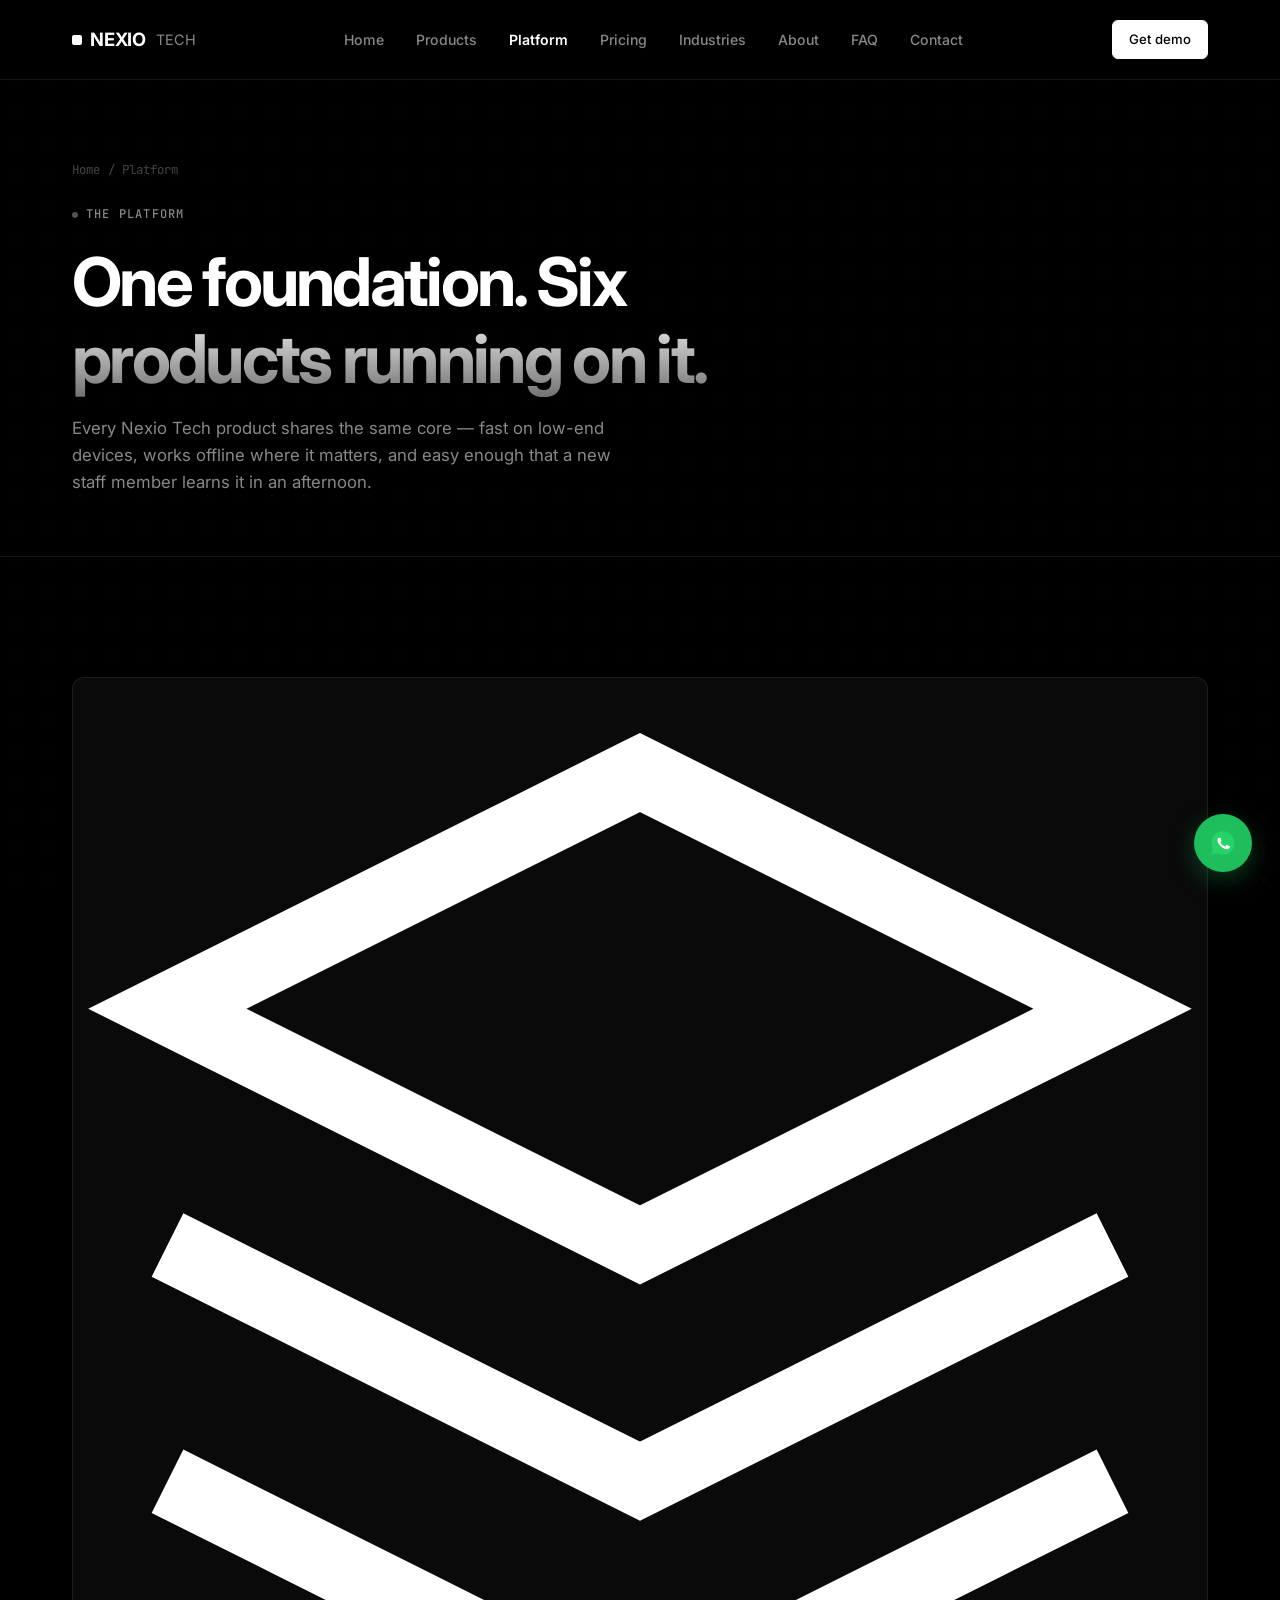
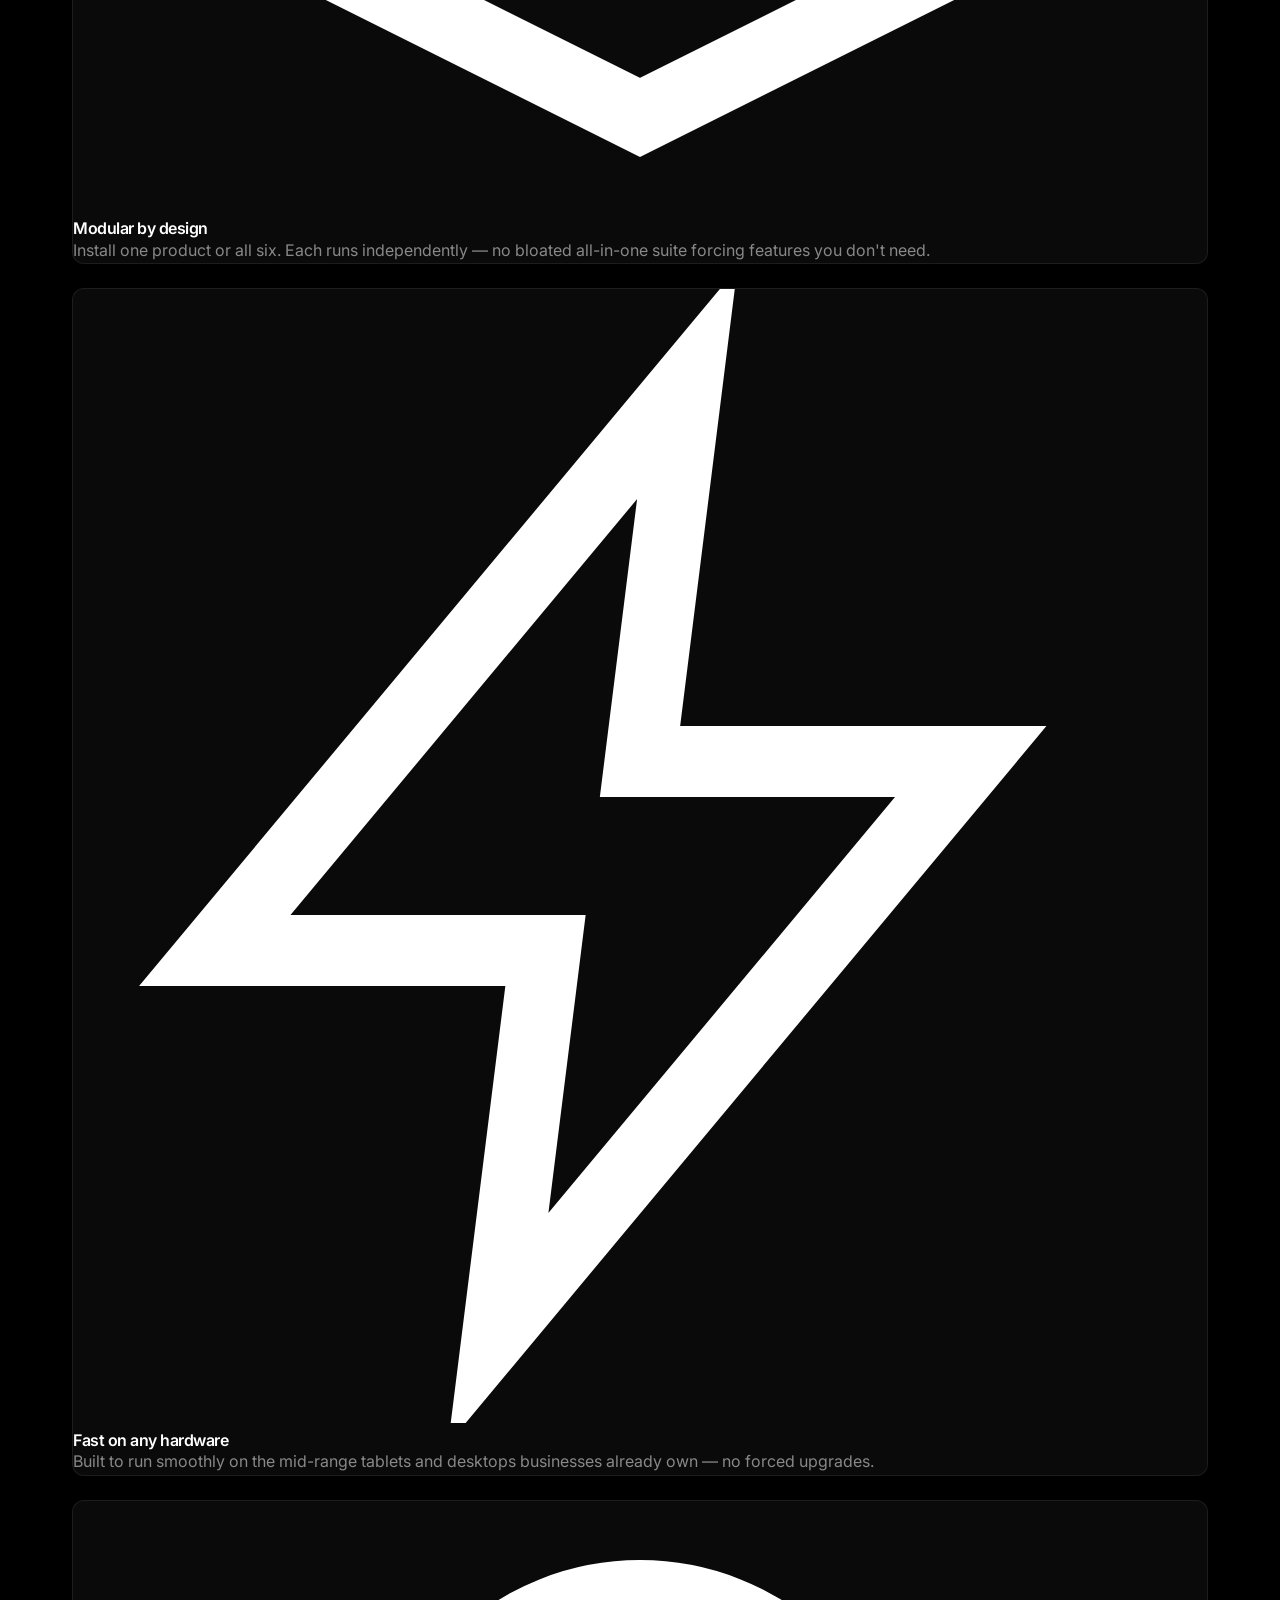
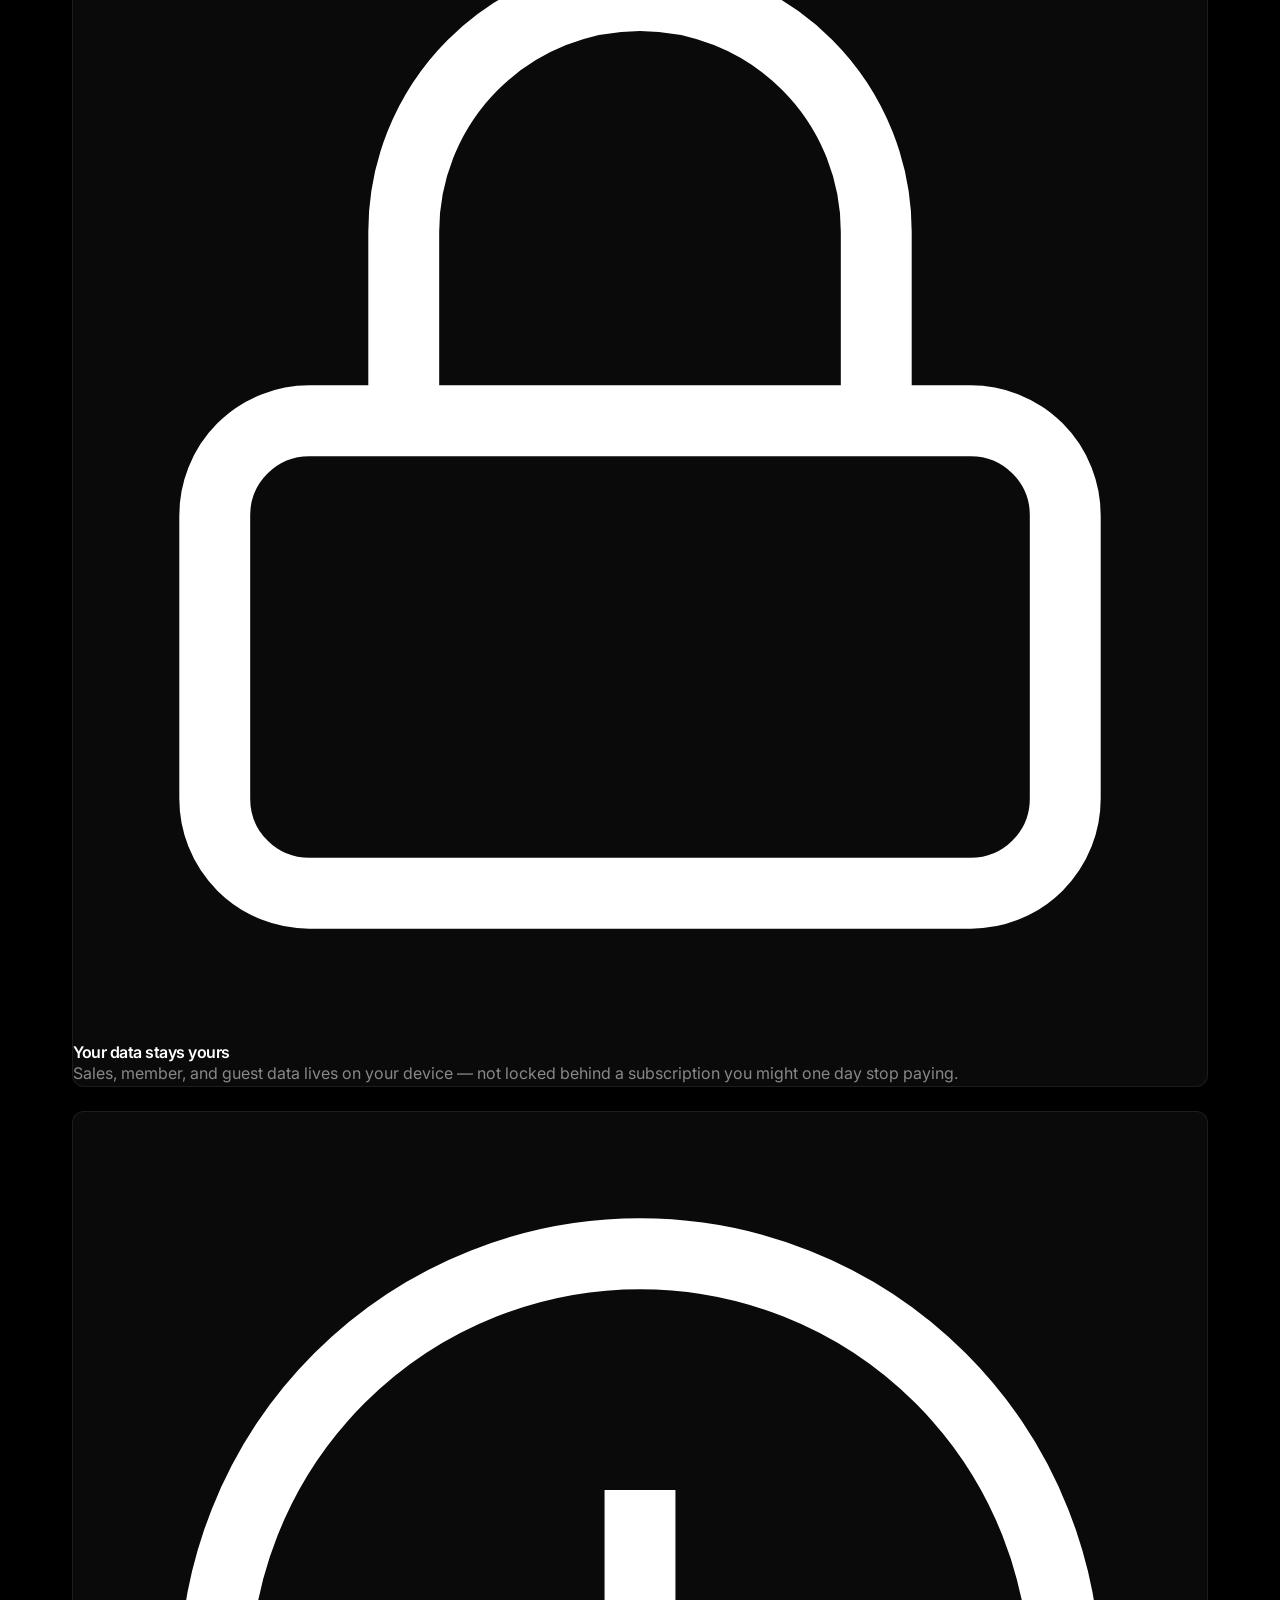
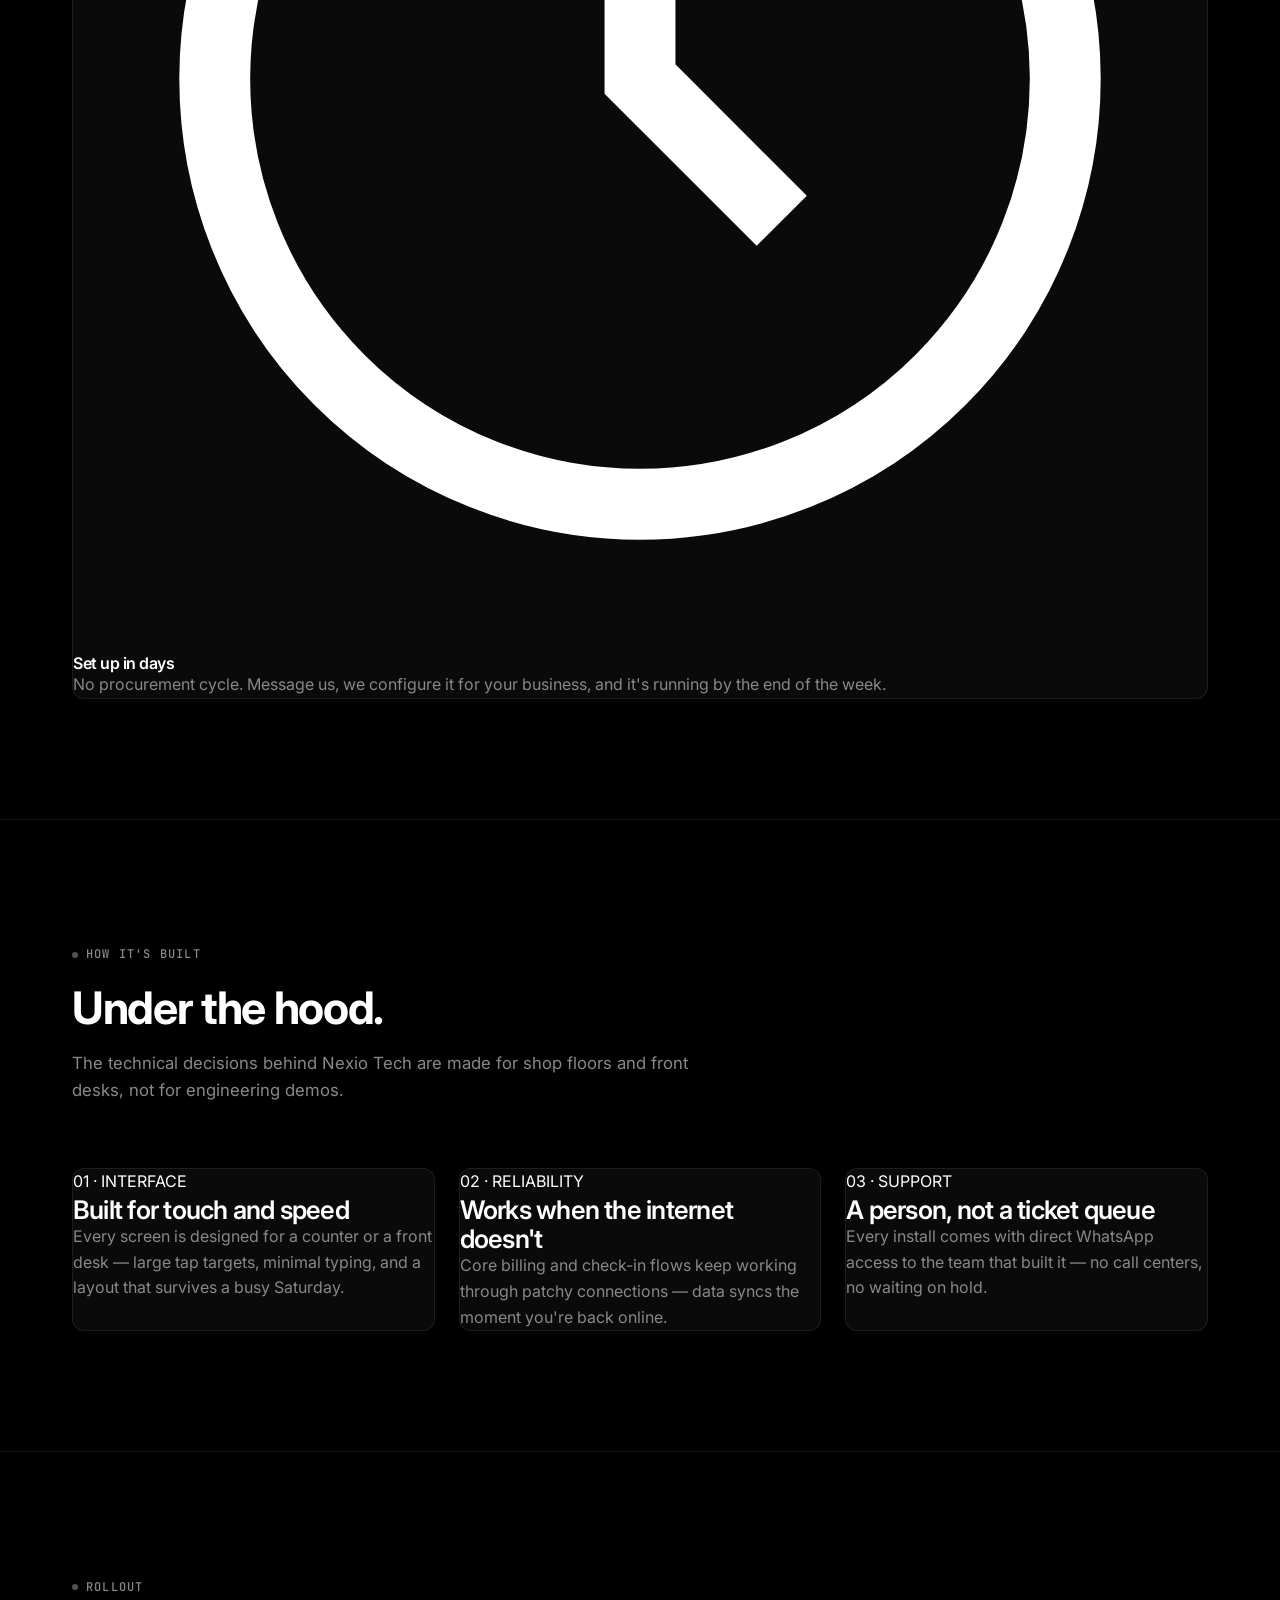
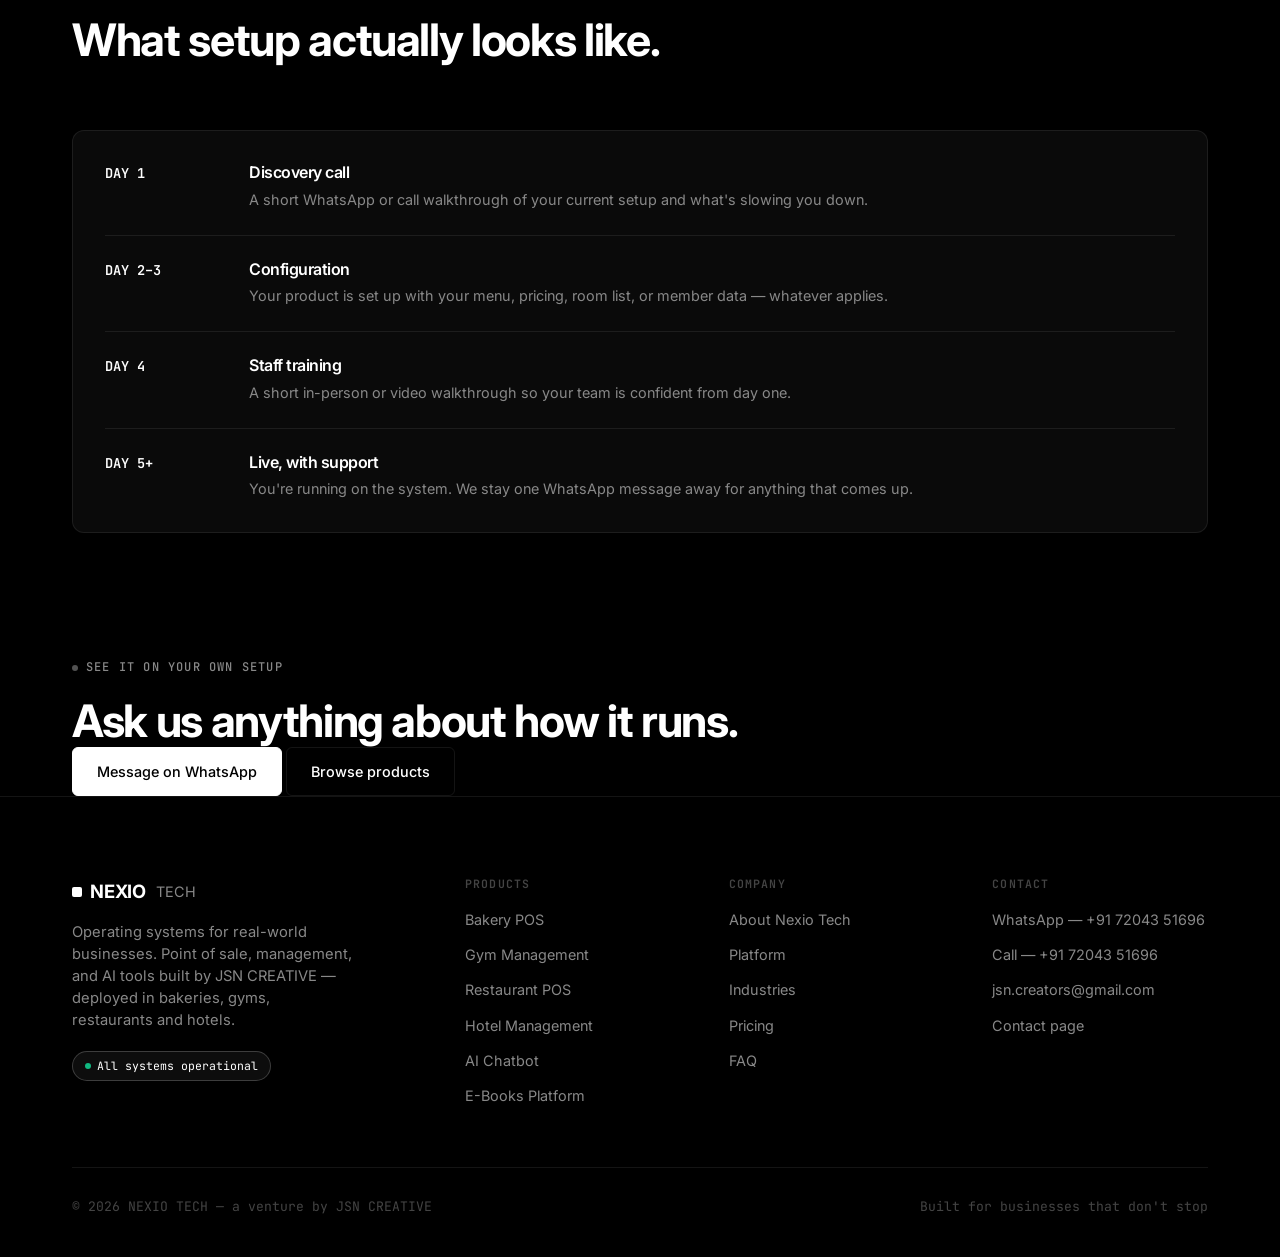
<file: platform.html>
<!DOCTYPE html>
<html lang="en">
<head>
<meta charset="UTF-8">
<meta name="viewport" content="width=device-width, initial-scale=1.0">
<title>Platform — Nexio Tech</title>
<meta name="description" content="How the Nexio Tech platform is built: modular products, fast on any hardware, offline-capable, and backed by direct WhatsApp support.">
<link rel="stylesheet" href="css/core.css">
  <link rel="stylesheet" href="css/inner.css">
</head>
<body>
<nav class="nav">
  <div class="nav-inner">
    <a href="index.html" class="nav-logo">
      <span class="node"></span>NEXIO<span class="sub">TECH</span>
    </a>
    <ul class="nav-links">
      <li><a href="index.html">Home</a></li>
      <li><a href="products.html">Products</a></li>
      <li><a href="platform.html" class="active">Platform</a></li>
      <li><a href="pricing.html">Pricing</a></li>
      <li><a href="industries.html">Industries</a></li>
      <li><a href="about.html">About</a></li>
      <li><a href="faq.html">FAQ</a></li>
      <li><a href="contact.html">Contact</a></li>
    </ul>
    <div class="nav-cta">
      <a href="contact.html" class="btn btn-primary btn-sm">Get demo</a>
      <button class="nav-toggle" aria-label="Menu"><span></span><span></span><span></span></button>
    </div>
  </div>
</nav>

<div class="page-head">
  <div class="wrap">
    <div class="breadcrumb"><a href="index.html">Home</a> / Platform</div>
    <div class="eyebrow">The platform</div>
    <h1>One foundation. Six products running on it.</h1>
    <p>Every Nexio Tech product shares the same core — fast on low-end devices, works offline where it matters, and easy enough that a new staff member learns it in an afternoon.</p>
  </div>
</div>

<section class="section">
  <div class="wrap">
    <div class="grid why-grid">
      <div class="panel why-card reveal">
        <div class="why-icon"><svg viewBox="0 0 24 24" fill="none" stroke="currentColor" stroke-width="1.5"><path d="M12 2L2 7l10 5 10-5-10-5z"/><path d="M2 17l10 5 10-5M2 12l10 5 10-5"/></svg></div>
        <h4>Modular by design</h4>
        <p>Install one product or all six. Each runs independently — no bloated all-in-one suite forcing features you don't need.</p>
      </div>
      <div class="panel why-card reveal">
        <div class="why-icon"><svg viewBox="0 0 24 24" fill="none" stroke="currentColor" stroke-width="1.5"><path d="M13 2L3 14h7l-1 8 10-12h-7l1-8z"/></svg></div>
        <h4>Fast on any hardware</h4>
        <p>Built to run smoothly on the mid-range tablets and desktops businesses already own — no forced upgrades.</p>
      </div>
      <div class="panel why-card reveal">
        <div class="why-icon"><svg viewBox="0 0 24 24" fill="none" stroke="currentColor" stroke-width="1.5"><rect x="3" y="11" width="18" height="10" rx="2"/><path d="M7 11V7a5 5 0 0110 0v4"/></svg></div>
        <h4>Your data stays yours</h4>
        <p>Sales, member, and guest data lives on your device — not locked behind a subscription you might one day stop paying.</p>
      </div>
      <div class="why-card panel reveal">
        <div class="why-icon"><svg viewBox="0 0 24 24" fill="none" stroke="currentColor" stroke-width="1.5"><path d="M12 8v4l3 3"/><circle cx="12" cy="12" r="9"/></svg></div>
        <h4>Set up in days</h4>
        <p>No procurement cycle. Message us, we configure it for your business, and it's running by the end of the week.</p>
      </div>
    </div>
  </div>
</section>

<div class="divider"></div>

<section class="section">
  <div class="wrap">
    <div class="section-head reveal">
      <div class="eyebrow">How it's built</div>
      <h2>Under the hood.</h2>
      <p>The technical decisions behind Nexio Tech are made for shop floors and front desks, not for engineering demos.</p>
    </div>
    <div class="grid grid-3">
      <div class="panel module-card reveal">
        <div class="module-id">01 · INTERFACE</div>
        <h3>Built for touch and speed</h3>
        <p>Every screen is designed for a counter or a front desk — large tap targets, minimal typing, and a layout that survives a busy Saturday.</p>
      </div>
      <div class="panel module-card reveal">
        <div class="module-id">02 · RELIABILITY</div>
        <h3>Works when the internet doesn't</h3>
        <p>Core billing and check-in flows keep working through patchy connections — data syncs the moment you're back online.</p>
      </div>
      <div class="panel module-card reveal">
        <div class="module-id">03 · SUPPORT</div>
        <h3>A person, not a ticket queue</h3>
        <p>Every install comes with direct WhatsApp access to the team that built it — no call centers, no waiting on hold.</p>
      </div>
    </div>
  </div>
</section>

<div class="divider"></div>

<section class="section">
  <div class="wrap">
    <div class="section-head reveal">
      <div class="eyebrow">Rollout</div>
      <h2>What setup actually looks like.</h2>
    </div>
    <div class="timeline panel reveal" style="padding: 8px 32px;">
      <div class="tl-item">
        <div class="tl-date">DAY 1</div>
        <div><h4>Discovery call</h4><p>A short WhatsApp or call walkthrough of your current setup and what's slowing you down.</p></div>
      </div>
      <div class="tl-item">
        <div class="tl-date">DAY 2–3</div>
        <div><h4>Configuration</h4><p>Your product is set up with your menu, pricing, room list, or member data — whatever applies.</p></div>
      </div>
      <div class="tl-item">
        <div class="tl-date">DAY 4</div>
        <div><h4>Staff training</h4><p>A short in-person or video walkthrough so your team is confident from day one.</p></div>
      </div>
      <div class="tl-item">
        <div class="tl-date">DAY 5+</div>
        <div><h4>Live, with support</h4><p>You're running on the system. We stay one WhatsApp message away for anything that comes up.</p></div>
      </div>
    </div>
  </div>
</section>

<section class="cta-band">
  <div class="wrap reveal">
    <div class="eyebrow" style="justify-content:center;">See it on your own setup</div>
    <h2>Ask us anything about how it runs.</h2>
    <div class="cta-actions">
      <a href="https://wa.me/917204351696?text=Hi%20Nexio%20Tech%2C%20I%20have%20questions%20about%20the%20platform%20and%20how%20setup%20works." target="_blank" rel="noopener" class="btn btn-primary">Message on WhatsApp</a>
      <a href="products.html" class="btn btn-ghost">Browse products</a>
    </div>
  </div>
</section>

<footer class="footer">
  <div class="wrap">
    <div class="footer-grid">
      <div class="footer-brand">
        <a href="index.html" class="nav-logo"><span class="node"></span>NEXIO<span class="sub">TECH</span></a>
        <p>Operating systems for real-world businesses. Point of sale, management, and AI tools built by JSN CREATIVE — deployed in bakeries, gyms, restaurants and hotels.</p>
        <div class="pill on" style="margin-top:20px;">All systems operational</div>
      </div>
      <div class="footer-col">
        <h4>Products</h4>
        <a href="products.html#bakery">Bakery POS</a>
        <a href="products.html#gym">Gym Management</a>
        <a href="products.html#restaurant">Restaurant POS</a>
        <a href="products.html#hotel">Hotel Management</a>
        <a href="products.html#chatbot">AI Chatbot</a>
        <a href="products.html#ebooks">E-Books Platform</a>
      </div>
      <div class="footer-col">
        <h4>Company</h4>
        <a href="about.html">About Nexio Tech</a>
        <a href="platform.html">Platform</a>
        <a href="industries.html">Industries</a>
        <a href="pricing.html">Pricing</a>
        <a href="faq.html">FAQ</a>
      </div>
      <div class="footer-col">
        <h4>Contact</h4>
        <a href="https://wa.me/917204351696?text=Hi%20Nexio%20Tech%2C%20I%20have%20a%20question." target="_blank" rel="noopener">WhatsApp — +91 72043 51696</a>
        <a href="tel:+917204351696">Call — +91 72043 51696</a>
        <a href="mailto:jsn.creators@gmail.com">jsn.creators@gmail.com</a>
        <a href="contact.html">Contact page</a>
      </div>
    </div>
    <div class="footer-bottom">
      <span>© 2026 NEXIO TECH — a venture by <a href="https://www.jsncreative.studio" target="_blank" rel="noopener">JSN CREATIVE</a></span>
      <span>Built for businesses that don't stop</span>
    </div>
  </div>
</footer>
<a href="https://wa.me/917204351696?text=Hi%20Nexio%20Tech%2C%20I%20have%20questions%20about%20the%20platform." target="_blank" rel="noopener" class="wa-fab" aria-label="Chat on WhatsApp">
  <svg viewBox="0 0 32 32" fill="none"><path d="M16.001 2.667C8.637 2.667 2.667 8.637 2.667 16c0 2.523.699 4.884 1.913 6.897L2.667 29.333l6.614-1.868A13.29 13.29 0 0016.001 29.333c7.364 0 13.333-5.97 13.333-13.333S23.365 2.667 16.001 2.667z" fill="#25D366"/><path d="M23.09 19.29c-.35-.175-2.07-1.021-2.39-1.138-.32-.117-.554-.175-.787.176-.234.35-.905 1.137-1.11 1.371-.204.234-.408.263-.758.088-.35-.176-1.475-.544-2.81-1.735-1.038-.926-1.74-2.07-1.944-2.42-.204-.35-.022-.54.153-.714.157-.157.35-.408.525-.613.175-.204.234-.35.35-.583.117-.234.059-.438-.03-.613-.087-.175-.786-1.897-1.078-2.598-.284-.683-.573-.59-.786-.601-.204-.01-.438-.012-.671-.012-.234 0-.613.088-.934.438-.32.35-1.225 1.197-1.225 2.92s1.254 3.386 1.429 3.62c.175.234 2.468 3.767 5.98 5.28.836.36 1.489.576 1.998.737.839.267 1.603.23 2.207.14.673-.1 2.07-.847 2.362-1.664.292-.817.292-1.518.204-1.664-.087-.146-.32-.234-.67-.409z" fill="#fff"/></svg>
</a>

<nav class="bottom-nav visible">
  <a href="index.html" class="bottom-nav-item">
    <svg xmlns="http://www.w3.org/2000/svg" viewBox="0 0 24 24" fill="none" stroke="currentColor" stroke-linecap="round" stroke-linejoin="round"><path d="m3 9 9-7 9 7v11a2 2 0 0 1-2 2H5a2 2 0 0 1-2-2z"/><polyline points="9 22 9 12 15 12 15 22"/></svg>
    <span>Home</span>
  </a>
  <a href="products.html" class="bottom-nav-item">
    <svg xmlns="http://www.w3.org/2000/svg" viewBox="0 0 24 24" fill="none" stroke="currentColor" stroke-linecap="round" stroke-linejoin="round"><path d="M21 16V8a2 2 0 0 0-1-1.73l-7-4a2 2 0 0 0-2 0l-7 4A2 2 0 0 0 3 8v8a2 2 0 0 0 1 1.73l7 4a2 2 0 0 0 2 0l7-4a2 2 0 0 0 1-1.73z"/><polyline points="3.27 6.96 12 12.01 20.73 6.96"/><line x1="12" y1="22.08" x2="12" y2="12"/></svg>
    <span>Products</span>
  </a>
  <a href="pricing.html" class="bottom-nav-item">
    <svg xmlns="http://www.w3.org/2000/svg" viewBox="0 0 24 24" fill="none" stroke="currentColor" stroke-linecap="round" stroke-linejoin="round"><rect x="2" y="4" width="20" height="16" rx="2"/><line x1="2" y1="10" x2="22" y2="10"/></svg>
    <span>Pricing</span>
  </a>
  <a href="contact.html" class="bottom-nav-item">
    <svg xmlns="http://www.w3.org/2000/svg" viewBox="0 0 24 24" fill="none" stroke="currentColor" stroke-linecap="round" stroke-linejoin="round"><path d="M21 15a2 2 0 0 1-2 2H7l-4 4V5a2 2 0 0 1 2-2h14a2 2 0 0 1 2 2z"/></svg>
    <span>Contact</span>
  </a>
</nav>

<script src="js/main.js" defer></script>
</body>
</html>
</file>
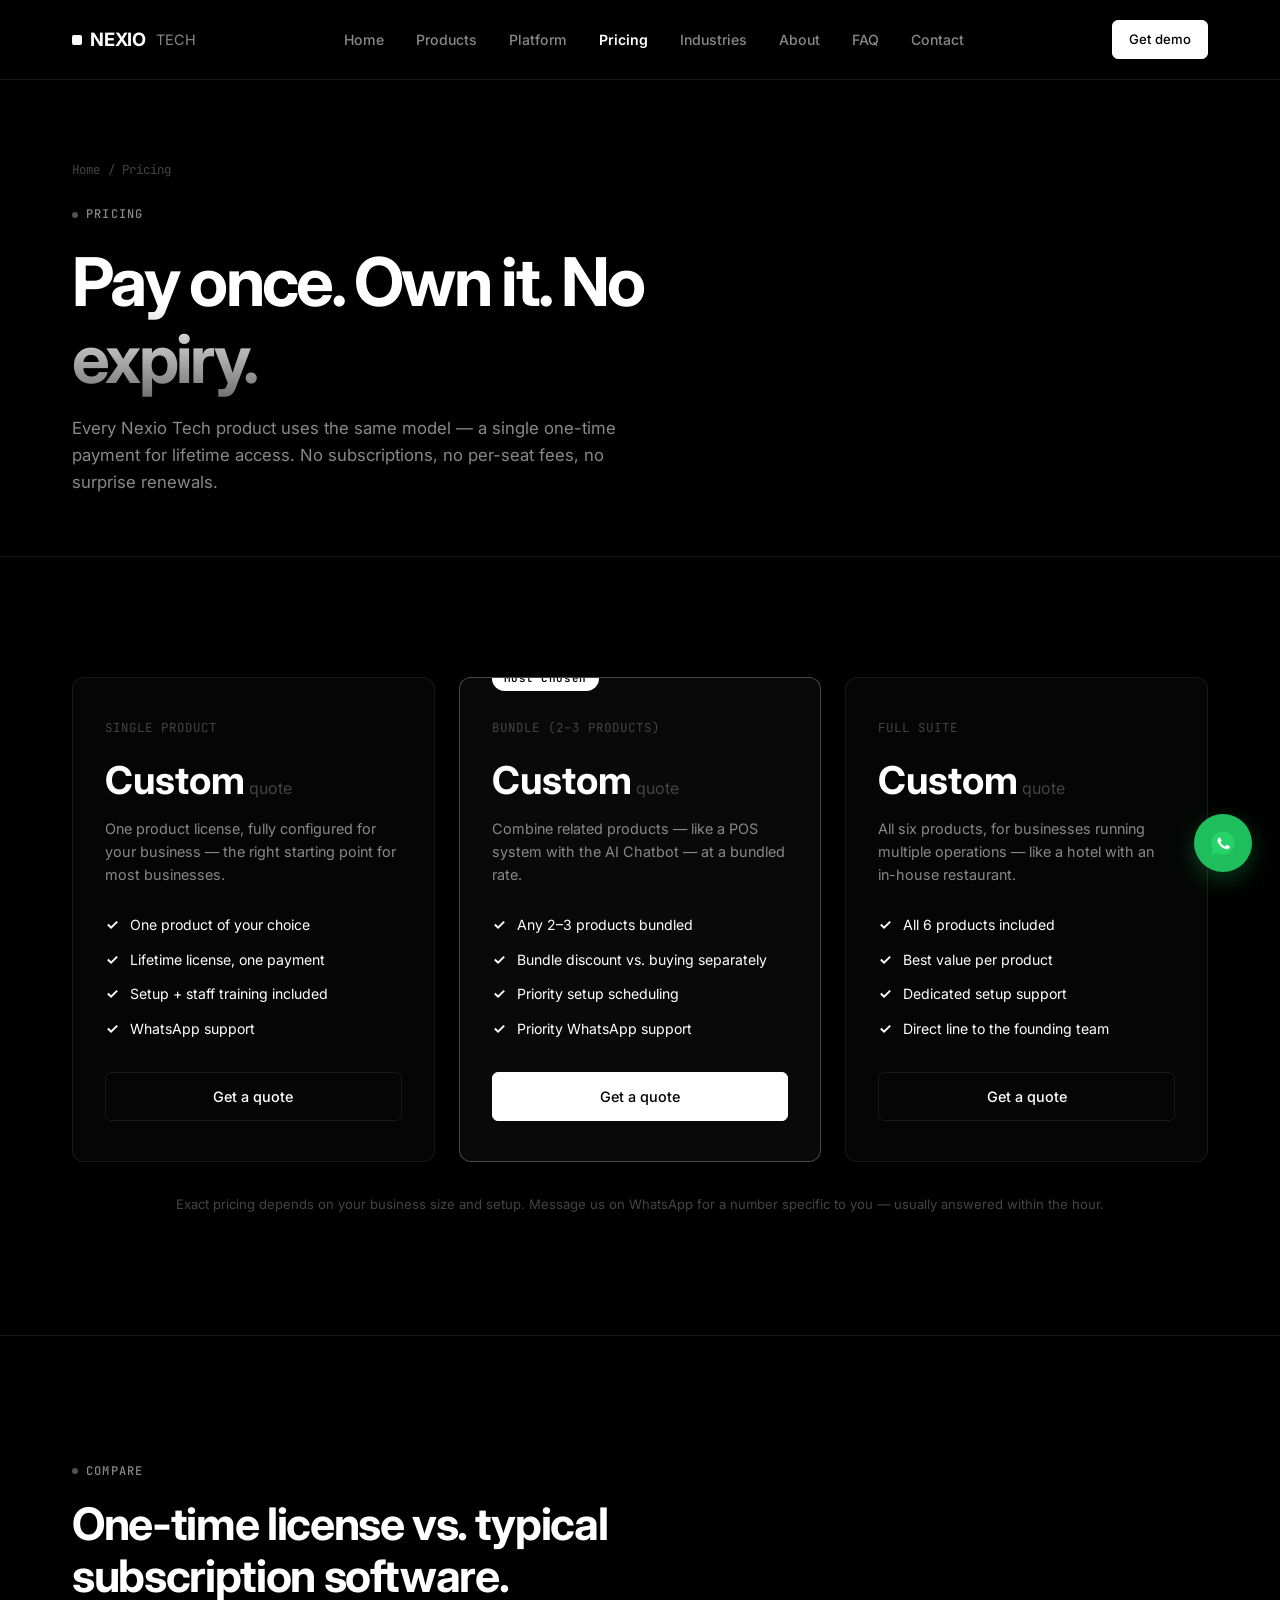
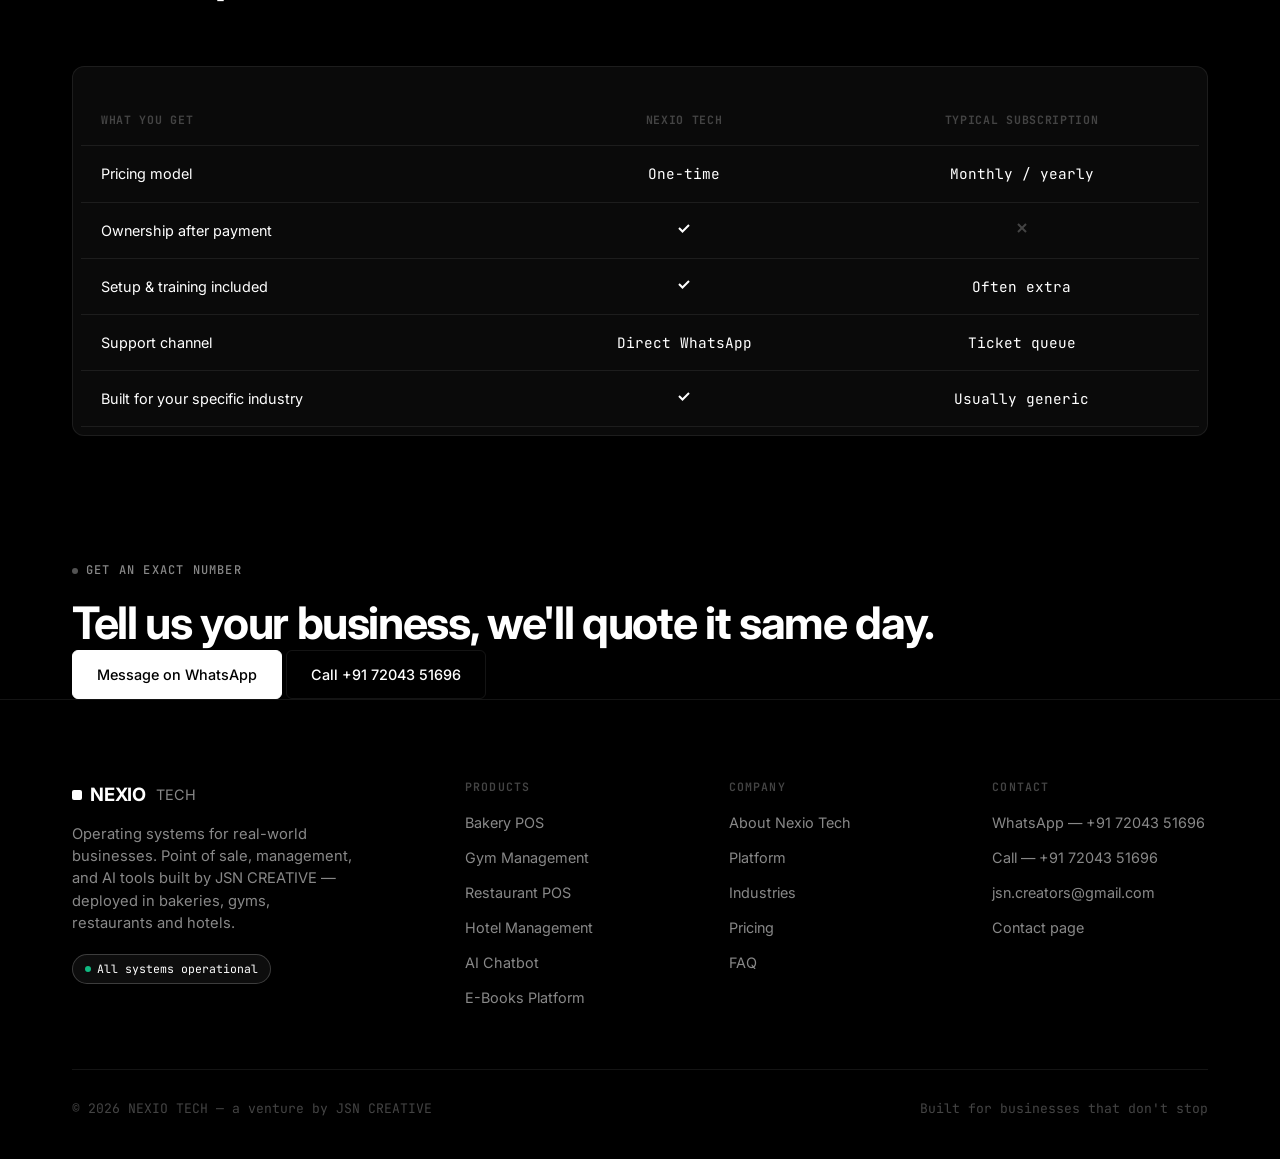
<file: pricing.html>
<!DOCTYPE html>
<html lang="en">
<head>
<meta charset="UTF-8">
<meta name="viewport" content="width=device-width, initial-scale=1.0">
<title>Pricing — Nexio Tech</title>
<meta name="description" content="Nexio Tech pricing: one-time license, lifetime access, no subscriptions. Single product, bundle, or full suite options.">
<link rel="stylesheet" href="css/core.css">
  <link rel="stylesheet" href="css/inner.css">
</head>
<body>
<nav class="nav">
  <div class="nav-inner">
    <a href="index.html" class="nav-logo">
      <span class="node"></span>NEXIO<span class="sub">TECH</span>
    </a>
    <ul class="nav-links">
      <li><a href="index.html">Home</a></li>
      <li><a href="products.html">Products</a></li>
      <li><a href="platform.html">Platform</a></li>
      <li><a href="pricing.html" class="active">Pricing</a></li>
      <li><a href="industries.html">Industries</a></li>
      <li><a href="about.html">About</a></li>
      <li><a href="faq.html">FAQ</a></li>
      <li><a href="contact.html">Contact</a></li>
    </ul>
    <div class="nav-cta">
      <a href="contact.html" class="btn btn-primary btn-sm">Get demo</a>
      <button class="nav-toggle" aria-label="Menu"><span></span><span></span><span></span></button>
    </div>
  </div>
</nav>

<div class="page-head">
  <div class="wrap">
    <div class="breadcrumb"><a href="index.html">Home</a> / Pricing</div>
    <div class="eyebrow">Pricing</div>
    <h1>Pay once. Own it. No expiry.</h1>
    <p>Every Nexio Tech product uses the same model — a single one-time payment for lifetime access. No subscriptions, no per-seat fees, no surprise renewals.</p>
  </div>
</div>

<section class="section">
  <div class="wrap">
    <div class="grid pricing-grid">
      <div class="panel price-card reveal">
        <div class="price-name">Single Product</div>
        <div class="price-amount">Custom<span> quote</span></div>
        <p class="price-desc">One product license, fully configured for your business — the right starting point for most businesses.</p>
        <ul class="price-features">
          <li><svg viewBox="0 0 16 16" fill="none" stroke="currentColor" stroke-width="2"><path d="M3 8l3.5 3.5L13 5"/></svg>One product of your choice</li>
          <li><svg viewBox="0 0 16 16" fill="none" stroke="currentColor" stroke-width="2"><path d="M3 8l3.5 3.5L13 5"/></svg>Lifetime license, one payment</li>
          <li><svg viewBox="0 0 16 16" fill="none" stroke="currentColor" stroke-width="2"><path d="M3 8l3.5 3.5L13 5"/></svg>Setup + staff training included</li>
          <li><svg viewBox="0 0 16 16" fill="none" stroke="currentColor" stroke-width="2"><path d="M3 8l3.5 3.5L13 5"/></svg>WhatsApp support</li>
        </ul>
        <a href="https://wa.me/917204351696?text=Hi%20Nexio%20Tech%2C%20I%20want%20a%20quote%20for%20a%20single%20product." target="_blank" rel="noopener" class="btn btn-ghost btn-block">Get a quote</a>
      </div>

      <div class="panel price-card featured reveal">
        <div class="price-badge">Most chosen</div>
        <div class="price-name">Bundle (2–3 products)</div>
        <div class="price-amount">Custom<span> quote</span></div>
        <p class="price-desc">Combine related products — like a POS system with the AI Chatbot — at a bundled rate.</p>
        <ul class="price-features">
          <li><svg viewBox="0 0 16 16" fill="none" stroke="currentColor" stroke-width="2"><path d="M3 8l3.5 3.5L13 5"/></svg>Any 2–3 products bundled</li>
          <li><svg viewBox="0 0 16 16" fill="none" stroke="currentColor" stroke-width="2"><path d="M3 8l3.5 3.5L13 5"/></svg>Bundle discount vs. buying separately</li>
          <li><svg viewBox="0 0 16 16" fill="none" stroke="currentColor" stroke-width="2"><path d="M3 8l3.5 3.5L13 5"/></svg>Priority setup scheduling</li>
          <li><svg viewBox="0 0 16 16" fill="none" stroke="currentColor" stroke-width="2"><path d="M3 8l3.5 3.5L13 5"/></svg>Priority WhatsApp support</li>
        </ul>
        <a href="https://wa.me/917204351696?text=Hi%20Nexio%20Tech%2C%20I%20want%20a%20quote%20for%20a%20bundle%20of%20products." target="_blank" rel="noopener" class="btn btn-primary btn-block">Get a quote</a>
      </div>

      <div class="panel price-card reveal">
        <div class="price-name">Full Suite</div>
        <div class="price-amount">Custom<span> quote</span></div>
        <p class="price-desc">All six products, for businesses running multiple operations — like a hotel with an in-house restaurant.</p>
        <ul class="price-features">
          <li><svg viewBox="0 0 16 16" fill="none" stroke="currentColor" stroke-width="2"><path d="M3 8l3.5 3.5L13 5"/></svg>All 6 products included</li>
          <li><svg viewBox="0 0 16 16" fill="none" stroke="currentColor" stroke-width="2"><path d="M3 8l3.5 3.5L13 5"/></svg>Best value per product</li>
          <li><svg viewBox="0 0 16 16" fill="none" stroke="currentColor" stroke-width="2"><path d="M3 8l3.5 3.5L13 5"/></svg>Dedicated setup support</li>
          <li><svg viewBox="0 0 16 16" fill="none" stroke="currentColor" stroke-width="2"><path d="M3 8l3.5 3.5L13 5"/></svg>Direct line to the founding team</li>
        </ul>
        <a href="https://wa.me/917204351696?text=Hi%20Nexio%20Tech%2C%20I%20want%20a%20quote%20for%20the%20full%20product%20suite." target="_blank" rel="noopener" class="btn btn-ghost btn-block">Get a quote</a>
      </div>
    </div>

    <p class="form-note reveal" style="text-align:center; margin-top:32px;">Exact pricing depends on your business size and setup. Message us on WhatsApp for a number specific to you — usually answered within the hour.</p>
  </div>
</section>

<div class="divider"></div>

<section class="section">
  <div class="wrap">
    <div class="section-head reveal">
      <div class="eyebrow">Compare</div>
      <h2>One-time license vs. typical subscription software.</h2>
    </div>
    <div class="panel reveal" style="padding: 8px 8px;">
      <table class="compare-table">
        <thead>
          <tr>
            <th>What you get</th>
            <th class="center">Nexio Tech</th>
            <th class="center">Typical subscription</th>
          </tr>
        </thead>
        <tbody>
          <tr>
            <td>Pricing model</td>
            <td class="center mono">One-time</td>
            <td class="center mono">Monthly / yearly</td>
          </tr>
          <tr>
            <td>Ownership after payment</td>
            <td class="center"><svg class="yes" viewBox="0 0 16 16" fill="none" stroke="currentColor" stroke-width="2"><path d="M3 8l3.5 3.5L13 5"/></svg></td>
            <td class="center"><svg class="no" viewBox="0 0 16 16" fill="none" stroke="currentColor" stroke-width="2"><path d="M4 4l8 8M12 4l-8 8"/></svg></td>
          </tr>
          <tr>
            <td>Setup & training included</td>
            <td class="center"><svg class="yes" viewBox="0 0 16 16" fill="none" stroke="currentColor" stroke-width="2"><path d="M3 8l3.5 3.5L13 5"/></svg></td>
            <td class="center mono">Often extra</td>
          </tr>
          <tr>
            <td>Support channel</td>
            <td class="center mono">Direct WhatsApp</td>
            <td class="center mono">Ticket queue</td>
          </tr>
          <tr>
            <td>Built for your specific industry</td>
            <td class="center"><svg class="yes" viewBox="0 0 16 16" fill="none" stroke="currentColor" stroke-width="2"><path d="M3 8l3.5 3.5L13 5"/></svg></td>
            <td class="center mono">Usually generic</td>
          </tr>
        </tbody>
      </table>
    </div>
  </div>
</section>

<section class="cta-band">
  <div class="wrap reveal">
    <div class="eyebrow" style="justify-content:center;">Get an exact number</div>
    <h2>Tell us your business, we'll quote it same day.</h2>
    <div class="cta-actions">
      <a href="https://wa.me/917204351696?text=Hi%20Nexio%20Tech%2C%20I%20want%20a%20pricing%20quote%20for%20my%20business." target="_blank" rel="noopener" class="btn btn-primary">Message on WhatsApp</a>
      <a href="tel:+917204351696" class="btn btn-ghost">Call +91 72043 51696</a>
    </div>
  </div>
</section>

<footer class="footer">
  <div class="wrap">
    <div class="footer-grid">
      <div class="footer-brand">
        <a href="index.html" class="nav-logo"><span class="node"></span>NEXIO<span class="sub">TECH</span></a>
        <p>Operating systems for real-world businesses. Point of sale, management, and AI tools built by JSN CREATIVE — deployed in bakeries, gyms, restaurants and hotels.</p>
        <div class="pill on" style="margin-top:20px;">All systems operational</div>
      </div>
      <div class="footer-col">
        <h4>Products</h4>
        <a href="products.html#bakery">Bakery POS</a>
        <a href="products.html#gym">Gym Management</a>
        <a href="products.html#restaurant">Restaurant POS</a>
        <a href="products.html#hotel">Hotel Management</a>
        <a href="products.html#chatbot">AI Chatbot</a>
        <a href="products.html#ebooks">E-Books Platform</a>
      </div>
      <div class="footer-col">
        <h4>Company</h4>
        <a href="about.html">About Nexio Tech</a>
        <a href="platform.html">Platform</a>
        <a href="industries.html">Industries</a>
        <a href="pricing.html">Pricing</a>
        <a href="faq.html">FAQ</a>
      </div>
      <div class="footer-col">
        <h4>Contact</h4>
        <a href="https://wa.me/917204351696?text=Hi%20Nexio%20Tech%2C%20I%20have%20a%20question." target="_blank" rel="noopener">WhatsApp — +91 72043 51696</a>
        <a href="tel:+917204351696">Call — +91 72043 51696</a>
        <a href="mailto:jsn.creators@gmail.com">jsn.creators@gmail.com</a>
        <a href="contact.html">Contact page</a>
      </div>
    </div>
    <div class="footer-bottom">
      <span>© 2026 NEXIO TECH — a venture by <a href="https://www.jsncreative.studio" target="_blank" rel="noopener">JSN CREATIVE</a></span>
      <span>Built for businesses that don't stop</span>
    </div>
  </div>
</footer>
<a href="https://wa.me/917204351696?text=Hi%20Nexio%20Tech%2C%20I%20want%20a%20pricing%20quote." target="_blank" rel="noopener" class="wa-fab" aria-label="Chat on WhatsApp">
  <svg viewBox="0 0 32 32" fill="none"><path d="M16.001 2.667C8.637 2.667 2.667 8.637 2.667 16c0 2.523.699 4.884 1.913 6.897L2.667 29.333l6.614-1.868A13.29 13.29 0 0016.001 29.333c7.364 0 13.333-5.97 13.333-13.333S23.365 2.667 16.001 2.667z" fill="#25D366"/><path d="M23.09 19.29c-.35-.175-2.07-1.021-2.39-1.138-.32-.117-.554-.175-.787.176-.234.35-.905 1.137-1.11 1.371-.204.234-.408.263-.758.088-.35-.176-1.475-.544-2.81-1.735-1.038-.926-1.74-2.07-1.944-2.42-.204-.35-.022-.54.153-.714.157-.157.35-.408.525-.613.175-.204.234-.35.35-.583.117-.234.059-.438-.03-.613-.087-.175-.786-1.897-1.078-2.598-.284-.683-.573-.59-.786-.601-.204-.01-.438-.012-.671-.012-.234 0-.613.088-.934.438-.32.35-1.225 1.197-1.225 2.92s1.254 3.386 1.429 3.62c.175.234 2.468 3.767 5.98 5.28.836.36 1.489.576 1.998.737.839.267 1.603.23 2.207.14.673-.1 2.07-.847 2.362-1.664.292-.817.292-1.518.204-1.664-.087-.146-.32-.234-.67-.409z" fill="#fff"/></svg>
</a>

<nav class="bottom-nav visible">
  <a href="index.html" class="bottom-nav-item">
    <svg xmlns="http://www.w3.org/2000/svg" viewBox="0 0 24 24" fill="none" stroke="currentColor" stroke-linecap="round" stroke-linejoin="round"><path d="m3 9 9-7 9 7v11a2 2 0 0 1-2 2H5a2 2 0 0 1-2-2z"/><polyline points="9 22 9 12 15 12 15 22"/></svg>
    <span>Home</span>
  </a>
  <a href="products.html" class="bottom-nav-item">
    <svg xmlns="http://www.w3.org/2000/svg" viewBox="0 0 24 24" fill="none" stroke="currentColor" stroke-linecap="round" stroke-linejoin="round"><path d="M21 16V8a2 2 0 0 0-1-1.73l-7-4a2 2 0 0 0-2 0l-7 4A2 2 0 0 0 3 8v8a2 2 0 0 0 1 1.73l7 4a2 2 0 0 0 2 0l7-4a2 2 0 0 0 1-1.73z"/><polyline points="3.27 6.96 12 12.01 20.73 6.96"/><line x1="12" y1="22.08" x2="12" y2="12"/></svg>
    <span>Products</span>
  </a>
  <a href="pricing.html" class="bottom-nav-item">
    <svg xmlns="http://www.w3.org/2000/svg" viewBox="0 0 24 24" fill="none" stroke="currentColor" stroke-linecap="round" stroke-linejoin="round"><rect x="2" y="4" width="20" height="16" rx="2"/><line x1="2" y1="10" x2="22" y2="10"/></svg>
    <span>Pricing</span>
  </a>
  <a href="contact.html" class="bottom-nav-item">
    <svg xmlns="http://www.w3.org/2000/svg" viewBox="0 0 24 24" fill="none" stroke="currentColor" stroke-linecap="round" stroke-linejoin="round"><path d="M21 15a2 2 0 0 1-2 2H7l-4 4V5a2 2 0 0 1 2-2h14a2 2 0 0 1 2 2z"/></svg>
    <span>Contact</span>
  </a>
</nav>

<script src="js/main.js" defer></script>
</body>
</html>
</file>
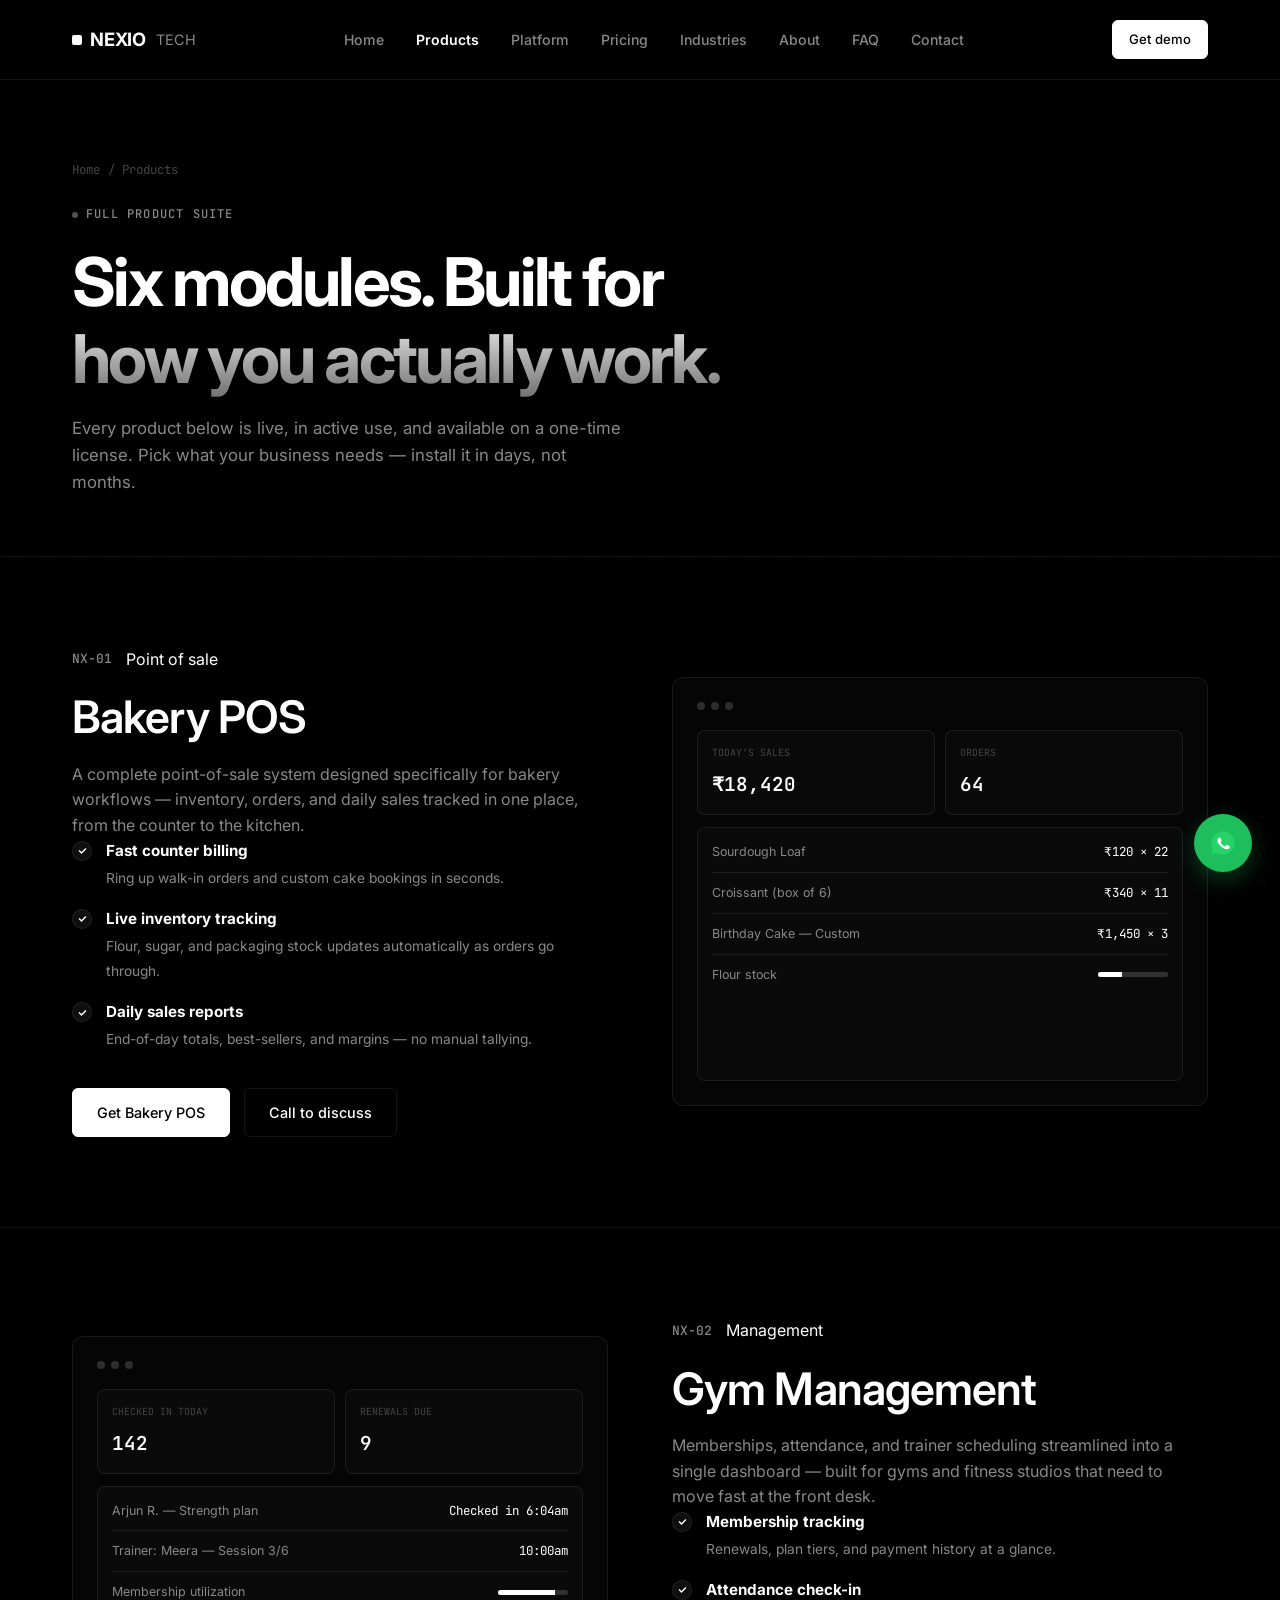
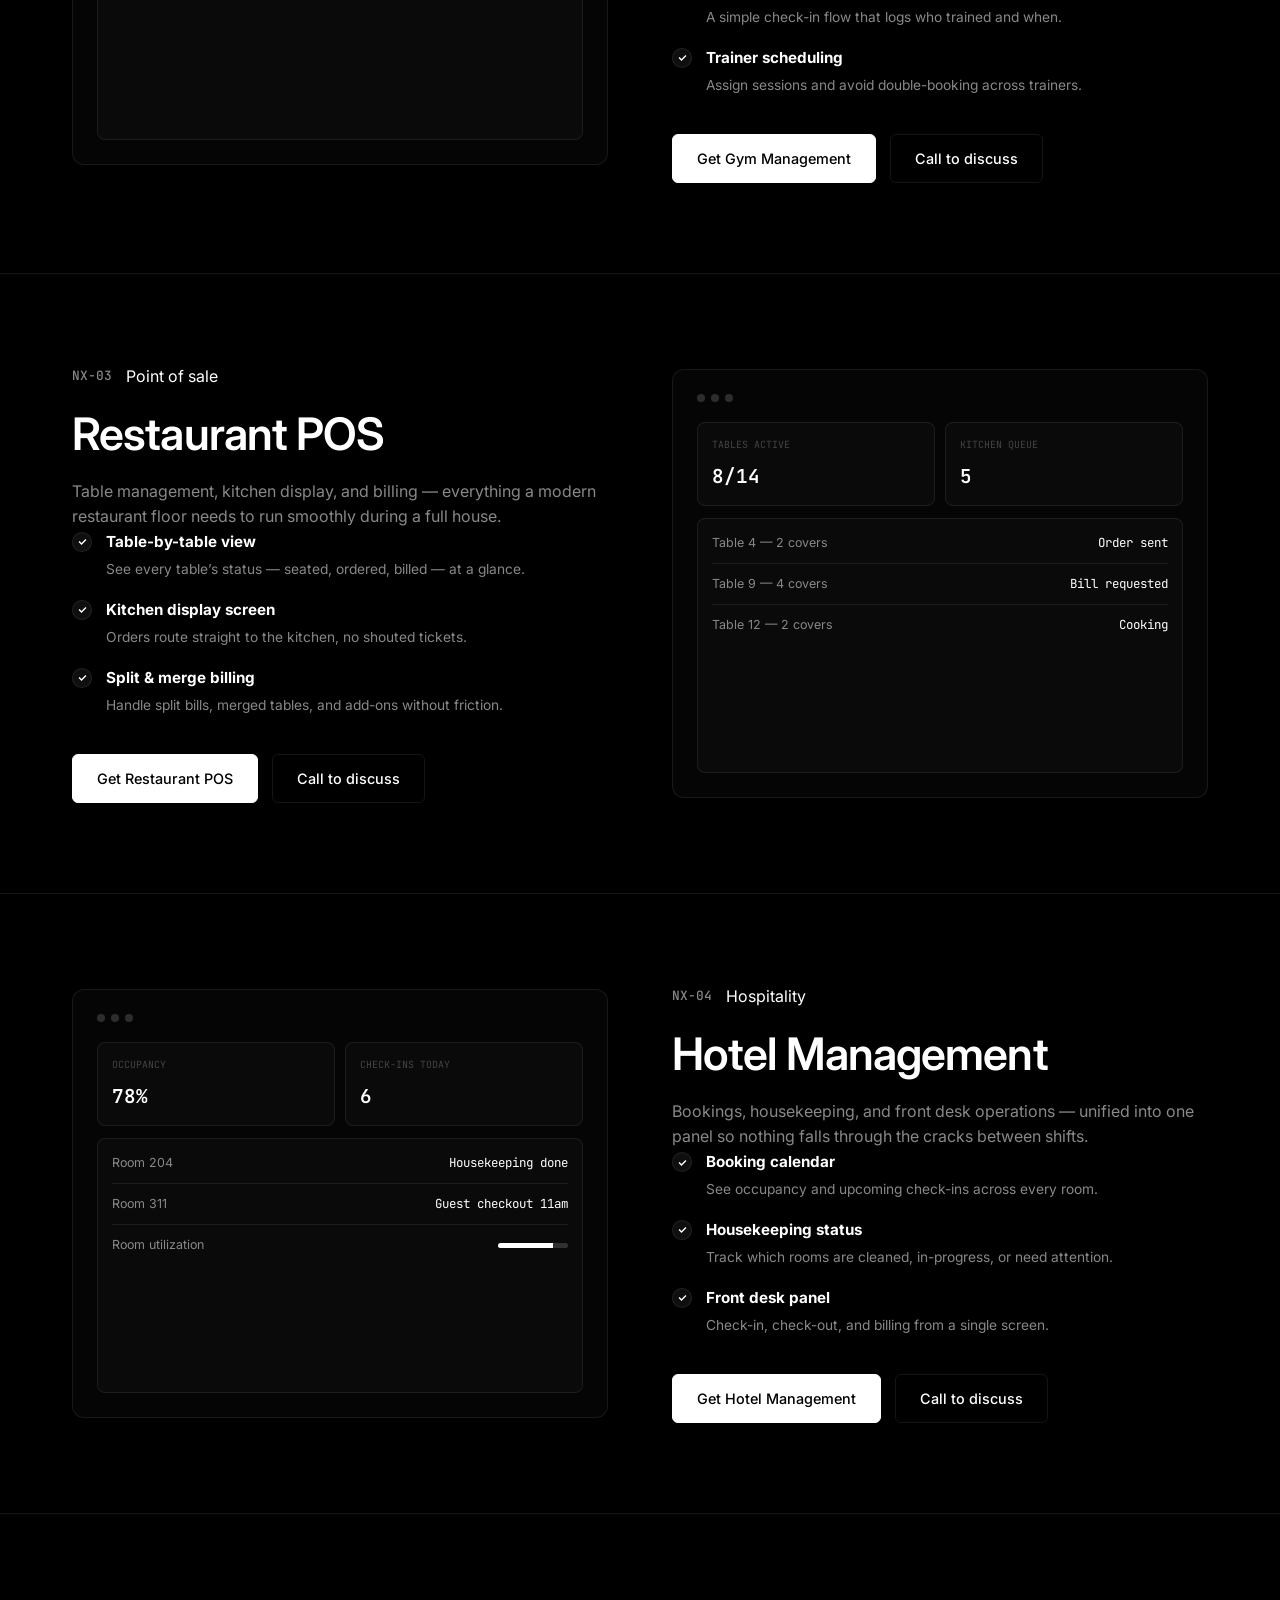
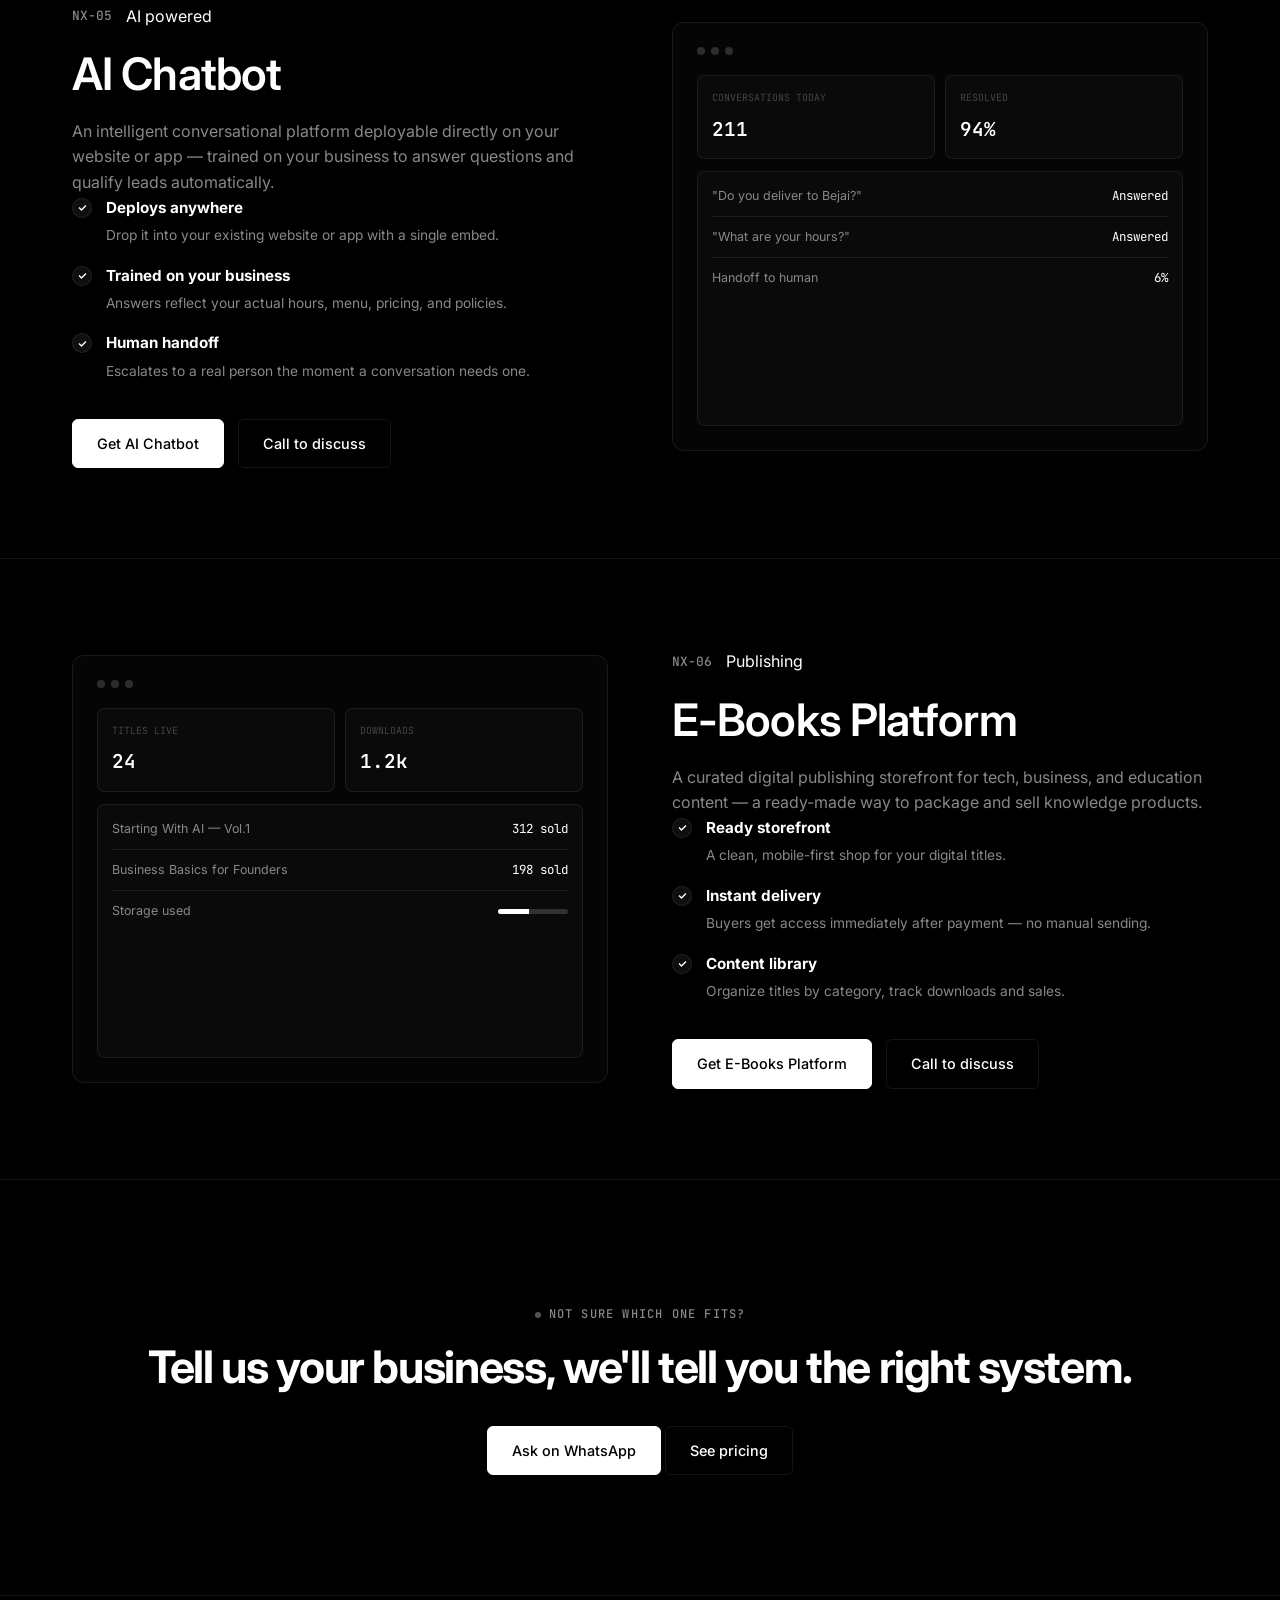
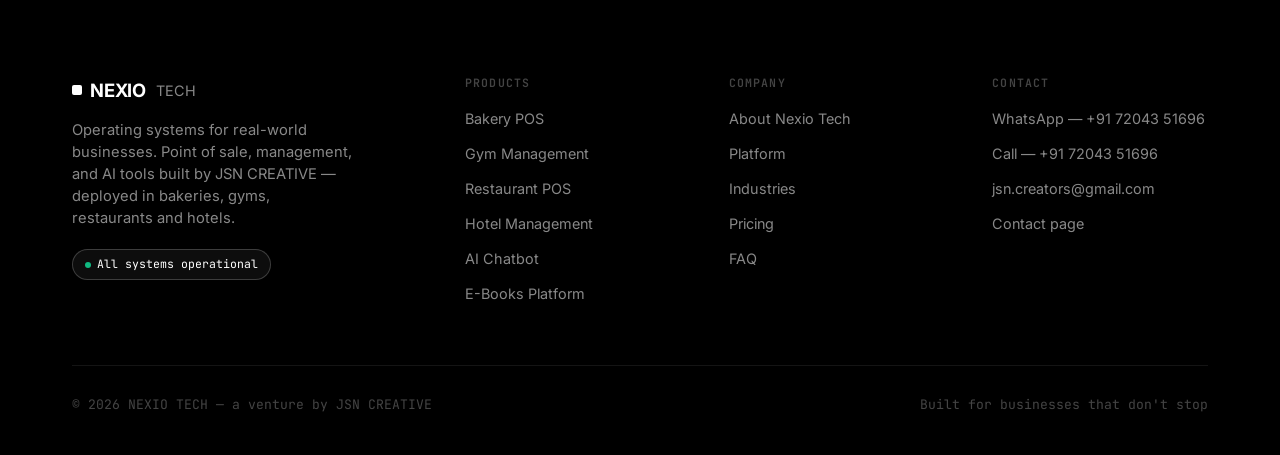
<file: products.html>
<!DOCTYPE html>
<html lang="en">
<head>
<meta charset="UTF-8">
<meta name="viewport" content="width=device-width, initial-scale=1.0">
<title>Products — Nexio Tech</title>
<meta name="description" content="Explore all six Nexio Tech products: Bakery POS, Gym Management, Restaurant POS, Hotel Management, AI Chatbot, and E-Books Platform.">
<link rel="stylesheet" href="css/core.css">
  <link rel="stylesheet" href="css/inner.css">
</head>
<body>
<nav class="nav">
  <div class="nav-inner">
    <a href="index.html" class="nav-logo">
      <span class="node"></span>NEXIO<span class="sub">TECH</span>
    </a>
    <ul class="nav-links">
      <li><a href="index.html">Home</a></li>
      <li><a href="products.html" class="active">Products</a></li>
      <li><a href="platform.html">Platform</a></li>
      <li><a href="pricing.html">Pricing</a></li>
      <li><a href="industries.html">Industries</a></li>
      <li><a href="about.html">About</a></li>
      <li><a href="faq.html">FAQ</a></li>
      <li><a href="contact.html">Contact</a></li>
    </ul>
    <div class="nav-cta">
      <a href="contact.html" class="btn btn-primary btn-sm">Get demo</a>
      <button class="nav-toggle" aria-label="Menu"><span></span><span></span><span></span></button>
    </div>
  </div>
</nav>

<div class="page-head">
  <div class="wrap">
    <div class="breadcrumb"><a href="index.html">Home</a> / Products</div>
    <div class="eyebrow">Full product suite</div>
    <h1>Six modules. Built for how you actually work.</h1>
    <p>Every product below is live, in active use, and available on a one-time license. Pick what your business needs — install it in days, not months.</p>
  </div>
</div>


<div class="product-block" id="bakery">
  <div class="wrap">
    <div class="product-block-inner">
      <div>
        <div class="product-meta">
          <span class="product-num mono">NX-01</span>
          <span class="tag">Point of sale</span>
        </div>
        <h2>Bakery POS</h2>
        <p class="lead">A complete point-of-sale system designed specifically for bakery workflows — inventory, orders, and daily sales tracked in one place, from the counter to the kitchen.</p>
        <div class="feature-list">
          
          <div class="feature-item">
            <div class="feature-check"><svg viewBox="0 0 16 16" fill="none" stroke="currentColor" stroke-width="2"><path d="M3 8l3.5 3.5L13 5"/></svg></div>
            <div class="ftxt"><strong>Fast counter billing</strong><span>Ring up walk-in orders and custom cake bookings in seconds.</span></div>
          </div>
          <div class="feature-item">
            <div class="feature-check"><svg viewBox="0 0 16 16" fill="none" stroke="currentColor" stroke-width="2"><path d="M3 8l3.5 3.5L13 5"/></svg></div>
            <div class="ftxt"><strong>Live inventory tracking</strong><span>Flour, sugar, and packaging stock updates automatically as orders go through.</span></div>
          </div>
          <div class="feature-item">
            <div class="feature-check"><svg viewBox="0 0 16 16" fill="none" stroke="currentColor" stroke-width="2"><path d="M3 8l3.5 3.5L13 5"/></svg></div>
            <div class="ftxt"><strong>Daily sales reports</strong><span>End-of-day totals, best-sellers, and margins — no manual tallying.</span></div>
          </div>
        </div>
        <div class="product-actions">
          <a href="https://wa.me/917204351696?text=Hi%20Nexio%20Tech%2C%20I%20want%20to%20know%20more%20about%20Bakery%20POS." target="_blank" rel="noopener" class="btn btn-primary">Get Bakery POS</a>
          <a href="tel:+917204351696" class="btn btn-ghost">Call to discuss</a>
        </div>
      </div>
      <div class="panel product-visual">
        
    <div class="pv-topbar"><div class="pv-dot"></div><div class="pv-dot"></div><div class="pv-dot"></div></div>
    <div class="pv-row">
      <div class="pv-card"><div class="pv-label">TODAY'S SALES</div><div class="pv-value">₹18,420</div></div>
      <div class="pv-card"><div class="pv-label">ORDERS</div><div class="pv-value">64</div></div>
    </div>
    <div class="pv-list">
      <div class="pv-list-item"><span class="n">Sourdough Loaf</span><span class="v">₹120 × 22</span></div>
      <div class="pv-list-item"><span class="n">Croissant (box of 6)</span><span class="v">₹340 × 11</span></div>
      <div class="pv-list-item"><span class="n">Birthday Cake — Custom</span><span class="v">₹1,450 × 3</span></div>
      <div class="pv-list-item"><span class="n">Flour stock</span><span class="v"><div class="pv-bar-track" style="width:70px;"><div class="pv-bar-fill" style="width:34%;"></div></div></span></div>
    </div>
      </div>
    </div>
  </div>
</div>


<div class="product-block reverse" id="gym">
  <div class="wrap">
    <div class="product-block-inner">
      <div>
        <div class="product-meta">
          <span class="product-num mono">NX-02</span>
          <span class="tag">Management</span>
        </div>
        <h2>Gym Management</h2>
        <p class="lead">Memberships, attendance, and trainer scheduling streamlined into a single dashboard — built for gyms and fitness studios that need to move fast at the front desk.</p>
        <div class="feature-list">
          
          <div class="feature-item">
            <div class="feature-check"><svg viewBox="0 0 16 16" fill="none" stroke="currentColor" stroke-width="2"><path d="M3 8l3.5 3.5L13 5"/></svg></div>
            <div class="ftxt"><strong>Membership tracking</strong><span>Renewals, plan tiers, and payment history at a glance.</span></div>
          </div>
          <div class="feature-item">
            <div class="feature-check"><svg viewBox="0 0 16 16" fill="none" stroke="currentColor" stroke-width="2"><path d="M3 8l3.5 3.5L13 5"/></svg></div>
            <div class="ftxt"><strong>Attendance check-in</strong><span>A simple check-in flow that logs who trained and when.</span></div>
          </div>
          <div class="feature-item">
            <div class="feature-check"><svg viewBox="0 0 16 16" fill="none" stroke="currentColor" stroke-width="2"><path d="M3 8l3.5 3.5L13 5"/></svg></div>
            <div class="ftxt"><strong>Trainer scheduling</strong><span>Assign sessions and avoid double-booking across trainers.</span></div>
          </div>
        </div>
        <div class="product-actions">
          <a href="https://wa.me/917204351696?text=Hi%20Nexio%20Tech%2C%20I%20want%20to%20know%20more%20about%20Gym%20Management." target="_blank" rel="noopener" class="btn btn-primary">Get Gym Management</a>
          <a href="tel:+917204351696" class="btn btn-ghost">Call to discuss</a>
        </div>
      </div>
      <div class="panel product-visual">
        
    <div class="pv-topbar"><div class="pv-dot"></div><div class="pv-dot"></div><div class="pv-dot"></div></div>
    <div class="pv-row">
      <div class="pv-card"><div class="pv-label">CHECKED IN TODAY</div><div class="pv-value">142</div></div>
      <div class="pv-card"><div class="pv-label">RENEWALS DUE</div><div class="pv-value">9</div></div>
    </div>
    <div class="pv-list">
      <div class="pv-list-item"><span class="n">Arjun R. — Strength plan</span><span class="v">Checked in 6:04am</span></div>
      <div class="pv-list-item"><span class="n">Trainer: Meera — Session 3/6</span><span class="v">10:00am</span></div>
      <div class="pv-list-item"><span class="n">Membership utilization</span><span class="v"><div class="pv-bar-track" style="width:70px;"><div class="pv-bar-fill" style="width:81%;"></div></div></span></div>
    </div>
      </div>
    </div>
  </div>
</div>


<div class="product-block" id="restaurant">
  <div class="wrap">
    <div class="product-block-inner">
      <div>
        <div class="product-meta">
          <span class="product-num mono">NX-03</span>
          <span class="tag">Point of sale</span>
        </div>
        <h2>Restaurant POS</h2>
        <p class="lead">Table management, kitchen display, and billing — everything a modern restaurant floor needs to run smoothly during a full house.</p>
        <div class="feature-list">
          
          <div class="feature-item">
            <div class="feature-check"><svg viewBox="0 0 16 16" fill="none" stroke="currentColor" stroke-width="2"><path d="M3 8l3.5 3.5L13 5"/></svg></div>
            <div class="ftxt"><strong>Table-by-table view</strong><span>See every table’s status — seated, ordered, billed — at a glance.</span></div>
          </div>
          <div class="feature-item">
            <div class="feature-check"><svg viewBox="0 0 16 16" fill="none" stroke="currentColor" stroke-width="2"><path d="M3 8l3.5 3.5L13 5"/></svg></div>
            <div class="ftxt"><strong>Kitchen display screen</strong><span>Orders route straight to the kitchen, no shouted tickets.</span></div>
          </div>
          <div class="feature-item">
            <div class="feature-check"><svg viewBox="0 0 16 16" fill="none" stroke="currentColor" stroke-width="2"><path d="M3 8l3.5 3.5L13 5"/></svg></div>
            <div class="ftxt"><strong>Split & merge billing</strong><span>Handle split bills, merged tables, and add-ons without friction.</span></div>
          </div>
        </div>
        <div class="product-actions">
          <a href="https://wa.me/917204351696?text=Hi%20Nexio%20Tech%2C%20I%20want%20to%20know%20more%20about%20Restaurant%20POS." target="_blank" rel="noopener" class="btn btn-primary">Get Restaurant POS</a>
          <a href="tel:+917204351696" class="btn btn-ghost">Call to discuss</a>
        </div>
      </div>
      <div class="panel product-visual">
        
    <div class="pv-topbar"><div class="pv-dot"></div><div class="pv-dot"></div><div class="pv-dot"></div></div>
    <div class="pv-row">
      <div class="pv-card"><div class="pv-label">TABLES ACTIVE</div><div class="pv-value">8/14</div></div>
      <div class="pv-card"><div class="pv-label">KITCHEN QUEUE</div><div class="pv-value">5</div></div>
    </div>
    <div class="pv-list">
      <div class="pv-list-item"><span class="n">Table 4 — 2 covers</span><span class="v">Order sent</span></div>
      <div class="pv-list-item"><span class="n">Table 9 — 4 covers</span><span class="v">Bill requested</span></div>
      <div class="pv-list-item"><span class="n">Table 12 — 2 covers</span><span class="v">Cooking</span></div>
    </div>
      </div>
    </div>
  </div>
</div>


<div class="product-block reverse" id="hotel">
  <div class="wrap">
    <div class="product-block-inner">
      <div>
        <div class="product-meta">
          <span class="product-num mono">NX-04</span>
          <span class="tag">Hospitality</span>
        </div>
        <h2>Hotel Management</h2>
        <p class="lead">Bookings, housekeeping, and front desk operations — unified into one panel so nothing falls through the cracks between shifts.</p>
        <div class="feature-list">
          
          <div class="feature-item">
            <div class="feature-check"><svg viewBox="0 0 16 16" fill="none" stroke="currentColor" stroke-width="2"><path d="M3 8l3.5 3.5L13 5"/></svg></div>
            <div class="ftxt"><strong>Booking calendar</strong><span>See occupancy and upcoming check-ins across every room.</span></div>
          </div>
          <div class="feature-item">
            <div class="feature-check"><svg viewBox="0 0 16 16" fill="none" stroke="currentColor" stroke-width="2"><path d="M3 8l3.5 3.5L13 5"/></svg></div>
            <div class="ftxt"><strong>Housekeeping status</strong><span>Track which rooms are cleaned, in-progress, or need attention.</span></div>
          </div>
          <div class="feature-item">
            <div class="feature-check"><svg viewBox="0 0 16 16" fill="none" stroke="currentColor" stroke-width="2"><path d="M3 8l3.5 3.5L13 5"/></svg></div>
            <div class="ftxt"><strong>Front desk panel</strong><span>Check-in, check-out, and billing from a single screen.</span></div>
          </div>
        </div>
        <div class="product-actions">
          <a href="https://wa.me/917204351696?text=Hi%20Nexio%20Tech%2C%20I%20want%20to%20know%20more%20about%20Hotel%20Management." target="_blank" rel="noopener" class="btn btn-primary">Get Hotel Management</a>
          <a href="tel:+917204351696" class="btn btn-ghost">Call to discuss</a>
        </div>
      </div>
      <div class="panel product-visual">
        
    <div class="pv-topbar"><div class="pv-dot"></div><div class="pv-dot"></div><div class="pv-dot"></div></div>
    <div class="pv-row">
      <div class="pv-card"><div class="pv-label">OCCUPANCY</div><div class="pv-value">78%</div></div>
      <div class="pv-card"><div class="pv-label">CHECK-INS TODAY</div><div class="pv-value">6</div></div>
    </div>
    <div class="pv-list">
      <div class="pv-list-item"><span class="n">Room 204</span><span class="v">Housekeeping done</span></div>
      <div class="pv-list-item"><span class="n">Room 311</span><span class="v">Guest checkout 11am</span></div>
      <div class="pv-list-item"><span class="n">Room utilization</span><span class="v"><div class="pv-bar-track" style="width:70px;"><div class="pv-bar-fill" style="width:78%;"></div></div></span></div>
    </div>
      </div>
    </div>
  </div>
</div>


<div class="product-block" id="chatbot">
  <div class="wrap">
    <div class="product-block-inner">
      <div>
        <div class="product-meta">
          <span class="product-num mono">NX-05</span>
          <span class="tag">AI powered</span>
        </div>
        <h2>AI Chatbot</h2>
        <p class="lead">An intelligent conversational platform deployable directly on your website or app — trained on your business to answer questions and qualify leads automatically.</p>
        <div class="feature-list">
          
          <div class="feature-item">
            <div class="feature-check"><svg viewBox="0 0 16 16" fill="none" stroke="currentColor" stroke-width="2"><path d="M3 8l3.5 3.5L13 5"/></svg></div>
            <div class="ftxt"><strong>Deploys anywhere</strong><span>Drop it into your existing website or app with a single embed.</span></div>
          </div>
          <div class="feature-item">
            <div class="feature-check"><svg viewBox="0 0 16 16" fill="none" stroke="currentColor" stroke-width="2"><path d="M3 8l3.5 3.5L13 5"/></svg></div>
            <div class="ftxt"><strong>Trained on your business</strong><span>Answers reflect your actual hours, menu, pricing, and policies.</span></div>
          </div>
          <div class="feature-item">
            <div class="feature-check"><svg viewBox="0 0 16 16" fill="none" stroke="currentColor" stroke-width="2"><path d="M3 8l3.5 3.5L13 5"/></svg></div>
            <div class="ftxt"><strong>Human handoff</strong><span>Escalates to a real person the moment a conversation needs one.</span></div>
          </div>
        </div>
        <div class="product-actions">
          <a href="https://wa.me/917204351696?text=Hi%20Nexio%20Tech%2C%20I%20want%20to%20know%20more%20about%20the%20AI%20Chatbot." target="_blank" rel="noopener" class="btn btn-primary">Get AI Chatbot</a>
          <a href="tel:+917204351696" class="btn btn-ghost">Call to discuss</a>
        </div>
      </div>
      <div class="panel product-visual">
        
    <div class="pv-topbar"><div class="pv-dot"></div><div class="pv-dot"></div><div class="pv-dot"></div></div>
    <div class="pv-row">
      <div class="pv-card"><div class="pv-label">CONVERSATIONS TODAY</div><div class="pv-value">211</div></div>
      <div class="pv-card"><div class="pv-label">RESOLVED</div><div class="pv-value">94%</div></div>
    </div>
    <div class="pv-list">
      <div class="pv-list-item"><span class="n">"Do you deliver to Bejai?"</span><span class="v">Answered</span></div>
      <div class="pv-list-item"><span class="n">"What are your hours?"</span><span class="v">Answered</span></div>
      <div class="pv-list-item"><span class="n">Handoff to human</span><span class="v">6%</span></div>
    </div>
      </div>
    </div>
  </div>
</div>


<div class="product-block reverse" id="ebooks">
  <div class="wrap">
    <div class="product-block-inner">
      <div>
        <div class="product-meta">
          <span class="product-num mono">NX-06</span>
          <span class="tag">Publishing</span>
        </div>
        <h2>E-Books Platform</h2>
        <p class="lead">A curated digital publishing storefront for tech, business, and education content — a ready-made way to package and sell knowledge products.</p>
        <div class="feature-list">
          
          <div class="feature-item">
            <div class="feature-check"><svg viewBox="0 0 16 16" fill="none" stroke="currentColor" stroke-width="2"><path d="M3 8l3.5 3.5L13 5"/></svg></div>
            <div class="ftxt"><strong>Ready storefront</strong><span>A clean, mobile-first shop for your digital titles.</span></div>
          </div>
          <div class="feature-item">
            <div class="feature-check"><svg viewBox="0 0 16 16" fill="none" stroke="currentColor" stroke-width="2"><path d="M3 8l3.5 3.5L13 5"/></svg></div>
            <div class="ftxt"><strong>Instant delivery</strong><span>Buyers get access immediately after payment — no manual sending.</span></div>
          </div>
          <div class="feature-item">
            <div class="feature-check"><svg viewBox="0 0 16 16" fill="none" stroke="currentColor" stroke-width="2"><path d="M3 8l3.5 3.5L13 5"/></svg></div>
            <div class="ftxt"><strong>Content library</strong><span>Organize titles by category, track downloads and sales.</span></div>
          </div>
        </div>
        <div class="product-actions">
          <a href="https://wa.me/917204351696?text=Hi%20Nexio%20Tech%2C%20I%20want%20to%20know%20more%20about%20the%20E-Books%20Platform." target="_blank" rel="noopener" class="btn btn-primary">Get E-Books Platform</a>
          <a href="tel:+917204351696" class="btn btn-ghost">Call to discuss</a>
        </div>
      </div>
      <div class="panel product-visual">
        
    <div class="pv-topbar"><div class="pv-dot"></div><div class="pv-dot"></div><div class="pv-dot"></div></div>
    <div class="pv-row">
      <div class="pv-card"><div class="pv-label">TITLES LIVE</div><div class="pv-value">24</div></div>
      <div class="pv-card"><div class="pv-label">DOWNLOADS</div><div class="pv-value">1.2k</div></div>
    </div>
    <div class="pv-list">
      <div class="pv-list-item"><span class="n">Starting With AI — Vol.1</span><span class="v">312 sold</span></div>
      <div class="pv-list-item"><span class="n">Business Basics for Founders</span><span class="v">198 sold</span></div>
      <div class="pv-list-item"><span class="n">Storage used</span><span class="v"><div class="pv-bar-track" style="width:70px;"><div class="pv-bar-fill" style="width:44%;"></div></div></span></div>
    </div>
      </div>
    </div>
  </div>
</div>

<section class="section" style="text-align:center;">
  <div class="wrap reveal">
    <div class="eyebrow" style="justify-content:center;">Not sure which one fits?</div>
    <h2>Tell us your business, we'll tell you the right system.</h2>
    <div class="hero-actions" style="justify-content:center; margin-top:32px;">
      <a href="https://wa.me/917204351696?text=Hi%20Nexio%20Tech%2C%20I'm%20not%20sure%20which%20product%20fits%20my%20business.%20Can%20you%20help%3F" target="_blank" rel="noopener" class="btn btn-primary">Ask on WhatsApp</a>
      <a href="pricing.html" class="btn btn-ghost">See pricing</a>
    </div>
  </div>
</section>

<footer class="footer">
  <div class="wrap">
    <div class="footer-grid">
      <div class="footer-brand">
        <a href="index.html" class="nav-logo"><span class="node"></span>NEXIO<span class="sub">TECH</span></a>
        <p>Operating systems for real-world businesses. Point of sale, management, and AI tools built by JSN CREATIVE — deployed in bakeries, gyms, restaurants and hotels.</p>
        <div class="pill on" style="margin-top:20px;">All systems operational</div>
      </div>
      <div class="footer-col">
        <h4>Products</h4>
        <a href="products.html#bakery">Bakery POS</a>
        <a href="products.html#gym">Gym Management</a>
        <a href="products.html#restaurant">Restaurant POS</a>
        <a href="products.html#hotel">Hotel Management</a>
        <a href="products.html#chatbot">AI Chatbot</a>
        <a href="products.html#ebooks">E-Books Platform</a>
      </div>
      <div class="footer-col">
        <h4>Company</h4>
        <a href="about.html">About Nexio Tech</a>
        <a href="platform.html">Platform</a>
        <a href="industries.html">Industries</a>
        <a href="pricing.html">Pricing</a>
        <a href="faq.html">FAQ</a>
      </div>
      <div class="footer-col">
        <h4>Contact</h4>
        <a href="https://wa.me/917204351696?text=Hi%20Nexio%20Tech%2C%20I%20have%20a%20question." target="_blank" rel="noopener">WhatsApp — +91 72043 51696</a>
        <a href="tel:+917204351696">Call — +91 72043 51696</a>
        <a href="mailto:jsn.creators@gmail.com">jsn.creators@gmail.com</a>
        <a href="contact.html">Contact page</a>
      </div>
    </div>
    <div class="footer-bottom">
      <span>© 2026 NEXIO TECH — a venture by <a href="https://www.jsncreative.studio" target="_blank" rel="noopener">JSN CREATIVE</a></span>
      <span>Built for businesses that don't stop</span>
    </div>
  </div>
</footer>
<a href="https://wa.me/917204351696?text=Hi%20Nexio%20Tech%2C%20I%20want%20to%20know%20more%20about%20your%20products." target="_blank" rel="noopener" class="wa-fab" aria-label="Chat on WhatsApp">
  <svg viewBox="0 0 32 32" fill="none"><path d="M16.001 2.667C8.637 2.667 2.667 8.637 2.667 16c0 2.523.699 4.884 1.913 6.897L2.667 29.333l6.614-1.868A13.29 13.29 0 0016.001 29.333c7.364 0 13.333-5.97 13.333-13.333S23.365 2.667 16.001 2.667z" fill="#25D366"/><path d="M23.09 19.29c-.35-.175-2.07-1.021-2.39-1.138-.32-.117-.554-.175-.787.176-.234.35-.905 1.137-1.11 1.371-.204.234-.408.263-.758.088-.35-.176-1.475-.544-2.81-1.735-1.038-.926-1.74-2.07-1.944-2.42-.204-.35-.022-.54.153-.714.157-.157.35-.408.525-.613.175-.204.234-.35.35-.583.117-.234.059-.438-.03-.613-.087-.175-.786-1.897-1.078-2.598-.284-.683-.573-.59-.786-.601-.204-.01-.438-.012-.671-.012-.234 0-.613.088-.934.438-.32.35-1.225 1.197-1.225 2.92s1.254 3.386 1.429 3.62c.175.234 2.468 3.767 5.98 5.28.836.36 1.489.576 1.998.737.839.267 1.603.23 2.207.14.673-.1 2.07-.847 2.362-1.664.292-.817.292-1.518.204-1.664-.087-.146-.32-.234-.67-.409z" fill="#fff"/></svg>
</a>
<nav class="bottom-nav visible">
  <a href="index.html" class="bottom-nav-item">
    <svg xmlns="http://www.w3.org/2000/svg" viewBox="0 0 24 24" fill="none" stroke="currentColor" stroke-linecap="round" stroke-linejoin="round"><path d="m3 9 9-7 9 7v11a2 2 0 0 1-2 2H5a2 2 0 0 1-2-2z"/><polyline points="9 22 9 12 15 12 15 22"/></svg>
    <span>Home</span>
  </a>
  <a href="products.html" class="bottom-nav-item">
    <svg xmlns="http://www.w3.org/2000/svg" viewBox="0 0 24 24" fill="none" stroke="currentColor" stroke-linecap="round" stroke-linejoin="round"><path d="M21 16V8a2 2 0 0 0-1-1.73l-7-4a2 2 0 0 0-2 0l-7 4A2 2 0 0 0 3 8v8a2 2 0 0 0 1 1.73l7 4a2 2 0 0 0 2 0l7-4a2 2 0 0 0 1-1.73z"/><polyline points="3.27 6.96 12 12.01 20.73 6.96"/><line x1="12" y1="22.08" x2="12" y2="12"/></svg>
    <span>Products</span>
  </a>
  <a href="pricing.html" class="bottom-nav-item">
    <svg xmlns="http://www.w3.org/2000/svg" viewBox="0 0 24 24" fill="none" stroke="currentColor" stroke-linecap="round" stroke-linejoin="round"><rect x="2" y="4" width="20" height="16" rx="2"/><line x1="2" y1="10" x2="22" y2="10"/></svg>
    <span>Pricing</span>
  </a>
  <a href="contact.html" class="bottom-nav-item">
    <svg xmlns="http://www.w3.org/2000/svg" viewBox="0 0 24 24" fill="none" stroke="currentColor" stroke-linecap="round" stroke-linejoin="round"><path d="M21 15a2 2 0 0 1-2 2H7l-4 4V5a2 2 0 0 1 2-2h14a2 2 0 0 1 2 2z"/></svg>
    <span>Contact</span>
  </a>
</nav>
<script src="js/main.js" defer></script>
</body>
</html>
</file>
<file: css/core.css>
/* ===================================================================
   NEXIO TECH — CORE DESIGN SYSTEM
   Professional modern Vercel-inspired theme
 =================================================================== */

@import url('https://fonts.googleapis.com/css2?family=Inter:wght@300;400;500;600;700&family=JetBrains+Mono:wght@400;500;600&display=swap');

:root {
  /* Color tokens - Vercel pitch black theme */
  --bg: #000000;
  --panel: #0a0a0a;
  --panel-raised: #121212;
  --line: rgba(255, 255, 255, 0.08);
  --line-bright: rgba(255, 255, 255, 0.16);

  --signal: #ffffff;       /* clean high-contrast white */
  --signal-dim: #a3a3a3;
  --pulse: #3b82f6;        /* blue accent for minor details */
  --pulse-dim: #1d4ed8;

  --text: #ffffff;
  --text-dim: #888888;
  --text-faint: #444444;

  --danger: #ef4444;
  --warn: #f59e0b;

  /* Type */
  --font-display: 'Inter', -apple-system, BlinkMacSystemFont, "Segoe UI", Roboto, sans-serif;
  --font-body: 'Inter', -apple-system, BlinkMacSystemFont, "Segoe UI", Roboto, sans-serif;
  --font-mono: 'JetBrains Mono', monospace;

  /* Layout */
  --maxw: 1200px;
  --radius: 12px;
  --nav-h: 80px;
}

* { margin: 0; padding: 0; box-sizing: border-box; }

html { scroll-behavior: smooth; }

body {
  background: var(--bg);
  color: var(--text);
  font-family: var(--font-body);
  font-size: 16px;
  line-height: 1.6;
  -webkit-font-smoothing: antialiased;
  overflow-x: hidden;
  position: relative;
}

/* Ambient dot-grid background texture (modern clean look) */
body::before {
  content: '';
  position: fixed;
  inset: 0;
  z-index: 0;
  pointer-events: none;
  background-image: radial-gradient(rgba(255, 255, 255, 0.08) 1px, transparent 1px);
  background-size: 32px 32px;
  opacity: 0.7;
}

.wrap { max-width: var(--maxw); margin: 0 auto; padding: 0 32px; position: relative; z-index: 1; }

img { max-width: 100%; display: block; }
a { color: inherit; text-decoration: none; }
button { font-family: inherit; cursor: pointer; }
ul { list-style: none; }

/* Typography */
h1, h2, h3, h4 {
  font-family: var(--font-display);
  font-weight: 600;
  letter-spacing: -0.03em;
  line-height: 1.15;
}

h1 { font-size: clamp(2.6rem, 5.5vw, 4.2rem); font-weight: 700; }
h2 { font-size: clamp(2rem, 3.6vw, 2.8rem); font-weight: 700; }
h3 { font-size: clamp(1.3rem, 2vw, 1.6rem); }

p { color: var(--text-dim); }

.eyebrow {
  font-family: var(--font-mono);
  font-size: 0.75rem;
  font-weight: 500;
  letter-spacing: 0.1em;
  text-transform: uppercase;
  color: var(--text-dim);
  display: inline-flex;
  align-items: center;
  gap: 8px;
  margin-bottom: 18px;
}
.eyebrow::before {
  content: '';
  width: 6px; height: 6px;
  background: var(--text-dim);
  border-radius: 50%;
  opacity: 0.6;
}

.mono { font-family: var(--font-mono); }

/* ===== NAV ===== */
.nav {
  position: fixed; top: 0; left: 0; right: 0;
  height: var(--nav-h);
  z-index: 100;
  background: rgba(0, 0, 0, 0.8);
  backdrop-filter: blur(16px);
  -webkit-backdrop-filter: blur(16px);
  border-bottom: 1px solid var(--line);
}
.nav-inner {
  max-width: var(--maxw); margin: 0 auto; padding: 0 32px;
  height: 100%;
  display: flex; align-items: center; justify-content: space-between;
}
.nav-logo {
  font-family: var(--font-display); font-weight: 700; font-size: 1.15rem;
  display: flex; align-items: center; gap: 8px;
  color: var(--text);
  letter-spacing: -0.01em;
}
.nav-logo .node {
  width: 10px; height: 10px; background: #ffffff; border-radius: 2px;
}
.nav-logo .sub { color: var(--text-dim); font-weight: 400; font-size: 0.9rem; margin-left: 2px; }
.nav-links { display: flex; align-items: center; gap: 32px; }
.nav-links a {
  font-size: 0.88rem; color: var(--text-dim); font-weight: 500;
  transition: color 0.2s; position: relative;
}
.nav-links a:hover { color: var(--text); }
.nav-links a.active { color: #ffffff; font-weight: 600; }
.nav-cta {
  display: flex; align-items: center; gap: 16px;
}
.nav-toggle { display: none; }

/* Buttons */
.btn {
  display: inline-flex; align-items: center; gap: 8px;
  padding: 12px 24px;
  font-family: var(--font-body); font-weight: 500; font-size: 0.9rem;
  border-radius: 6px;
  border: 1px solid transparent;
  transition: all 0.2s ease;
  white-space: nowrap;
}
.btn-primary {
  background: #ffffff; color: #000000;
  border: 1px solid #ffffff;
}
.btn-primary:hover {
  background: transparent; color: #ffffff;
  border-color: #ffffff;
  transform: translateY(-1px);
}
.btn-ghost {
  background: transparent; color: var(--text); border-color: var(--line);
}
.btn-ghost:hover {
  border-color: rgba(255, 255, 255, 0.4);
  background: rgba(255, 255, 255, 0.05);
}
.btn-whatsapp {
  background: rgba(37, 211, 102, 0.1); color: #25D366; border: 1px solid rgba(37, 211, 102, 0.2);
}
.btn-whatsapp:hover { background: rgba(37, 211, 102, 0.18); border-color: #25D366; }
.btn-sm { padding: 8px 16px; font-size: 0.82rem; border-radius: 6px; }
.btn-block { width: 100%; justify-content: center; }

/* Panels / cards (clean flat designs) */
.panel {
  background: var(--panel);
  border: 1px solid var(--line);
  border-radius: var(--radius);
  position: relative;
  overflow: hidden;
  transition: border-color 0.2s ease, box-shadow 0.2s ease;
}
.panel:hover {
  border-color: rgba(255, 255, 255, 0.16);
  box-shadow: 0 0 30px rgba(255, 255, 255, 0.03);
}

.panel-raised { background: var(--panel-raised); }

/* Section rhythm */
.section { padding: 120px 0; position: relative; }
.section-sm { padding: 80px 0; }
.section-head { max-width: 640px; margin-bottom: 64px; }
.section-head p { margin-top: 16px; font-size: 1.05rem; line-height: 1.6; }

.divider {
  height: 1px;
  background: var(--line);
  margin: 0;
}

/* Grid utilities */
.grid { display: grid; gap: 24px; }
.grid-2 { grid-template-columns: repeat(2, 1fr); }
.grid-3 { grid-template-columns: repeat(3, 1fr); }
.grid-4 { grid-template-columns: repeat(4, 1fr); }

/* Footer */
.footer {
  border-top: 1px solid var(--line);
  padding: 80px 0 40px;
  position: relative;
  z-index: 1;
}
.footer-grid {
  display: grid;
  grid-template-columns: 1.6fr 1fr 1fr 1fr;
  gap: 48px;
  padding-bottom: 48px;
}
.footer-brand p { margin-top: 14px; max-width: 280px; font-size: 0.92rem; line-height: 1.5; }
.footer-col h4 {
  font-family: var(--font-mono); font-size: 0.72rem; letter-spacing: 0.1em;
  text-transform: uppercase; color: var(--text-faint); margin-bottom: 18px; font-weight: 600;
}
.footer-col a, .footer-col span {
  display: block; color: var(--text-dim); font-size: 0.9rem; margin-bottom: 12px;
  transition: color 0.2s;
}
.footer-col a:hover { color: #ffffff; }
.footer-bottom {
  display: flex; justify-content: space-between; align-items: center;
  padding-top: 28px; border-top: 1px solid var(--line);
  font-size: 0.82rem; color: var(--text-faint);
  font-family: var(--font-mono);
}
.footer-bottom a { color: var(--text-faint); }
.footer-bottom a:hover { color: #ffffff; }

/* WhatsApp floating action button */
.wa-fab {
  position: fixed; bottom: 28px; right: 28px; z-index: 90;
  width: 58px; height: 58px;
  background: #1FBE5C;
  border-radius: 50%;
  display: flex; align-items: center; justify-content: center;
  box-shadow: 0 8px 24px rgba(31,190,92,0.3);
  transition: transform 0.2s, background-color 0.2s;
}
.wa-fab:hover { transform: scale(1.06); background-color: #1ebd5a; }
.wa-fab svg { width: 28px; height: 28px; }

/* Status pill */
.pill {
  display: inline-flex; align-items: center; gap: 6px;
  font-family: var(--font-mono); font-size: 0.72rem;
  padding: 5px 12px; border-radius: 20px;
  border: 1px solid var(--line);
  color: var(--text-dim);
}
.pill.on { color: #ffffff; border-color: rgba(255, 255, 255, 0.2); background: rgba(255, 255, 255, 0.05); }
.pill.on::before { content: ''; width: 6px; height: 6px; background: #10B981; border-radius: 50%; }

/* Bottom Navigation Bar (App-like down bar) */
.bottom-nav {
  position: fixed;
  bottom: 20px;
  left: 50%;
  transform: translateX(-50%) translateY(120px);
  width: calc(100% - 32px);
  max-width: 480px;
  height: 64px;
  background: rgba(10, 10, 10, 0.85);
  backdrop-filter: blur(20px);
  -webkit-backdrop-filter: blur(20px);
  border: 1px solid rgba(255, 255, 255, 0.1);
  border-radius: 32px;
  display: flex;
  justify-content: space-around;
  align-items: center;
  padding: 0 16px;
  z-index: 999;
  box-shadow: 0 8px 32px rgba(0, 0, 0, 0.8), inset 0 1px 0 rgba(255, 255, 255, 0.1);
  transition: transform 0.4s cubic-bezier(0.16, 1, 0.3, 1);
}

.bottom-nav.visible {
  transform: translateX(-50%) translateY(0);
}

.bottom-nav-item {
  display: flex;
  flex-direction: column;
  align-items: center;
  justify-content: center;
  color: var(--text-dim);
  font-size: 0.65rem;
  font-family: var(--font-body);
  font-weight: 500;
  text-decoration: none;
  gap: 4px;
  width: 60px;
  height: 100%;
  transition: color 0.2s ease, transform 0.2s ease;
}

.bottom-nav-item svg {
  width: 20px;
  height: 20px;
  stroke-width: 1.5;
  transition: transform 0.2s ease;
}

.bottom-nav-item:hover,
.bottom-nav-item.active {
  color: #ffffff;
}

.bottom-nav-item.active svg {
  transform: translateY(-2px);
  color: #ffffff;
  filter: drop-shadow(0 0 6px rgba(255, 255, 255, 0.4));
}

@media (min-width: 921px) {
  .bottom-nav {
    display: none !important;
  }
}

/* Mobile responsive styles */
@media (max-width: 920px) {
  body {
    padding-bottom: 90px; /* offset for mobile bottom nav bar */
  }
  .bottom-nav {
    transform: translateX(-50%) translateY(0); /* show bar on mobile */
  }
  .wa-fab {
    bottom: 96px !important;
    right: 20px !important;
    width: 52px !important;
    height: 52px !important;
  }
  .nav-links { position: fixed; top: var(--nav-h); left: 0; right: 0; bottom: 0;
    background: var(--bg); flex-direction: column; justify-content: flex-start;
    padding: 40px 32px; gap: 28px; transform: translateX(100%); transition: transform 0.3s ease;
    border-top: 1px solid var(--line);
    z-index: 99;
  }
  .nav-links.open { transform: translateX(0); }
  .nav-links a { font-size: 1.1rem; }
  .nav-toggle { display: flex; flex-direction: column; gap: 5px; background: none; border: none; z-index: 101; padding: 8px; }
  .nav-toggle span { width: 22px; height: 2px; background: var(--text); transition: 0.2s; }
  
  /* Menu icon animation when open */
  .nav-toggle.open span:nth-child(1) { transform: rotate(45deg) translate(5px, 5px); }
  .nav-toggle.open span:nth-child(2) { opacity: 0; }
  .nav-toggle.open span:nth-child(3) { transform: rotate(-45deg) translate(5px, -5px); }

  .grid-2, .grid-3, .grid-4 { grid-template-columns: 1fr; }
  .footer-grid { grid-template-columns: 1fr; gap: 32px; }
  .section { padding: 72px 0; }
  .wrap { padding: 0 20px; }
  .footer-bottom { flex-direction: column; gap: 12px; align-items: flex-start; }
}
</file>
<file: css/home.css>
/* ===================================================================
   HOME PAGE — Vercel-style refined layout
 =================================================================== */

/* Hero */
.hero {
  padding: calc(var(--nav-h) + 70px) 0 80px;
  position: relative;
  overflow: hidden;
  min-height: calc(100vh - var(--nav-h));
  min-height: calc(100dvh - var(--nav-h));
  display: flex;
  align-items: center;
  background: #000000;
}
.hero-canvas {
  position: absolute; inset: 0; z-index: 0;
  opacity: 0.8;
  pointer-events: none;
}
.hero-inner { position: relative; z-index: 2; max-width: 820px; margin: 0 auto; width: 100%; }
.hero h1 {
  margin-bottom: 24px;
  font-size: clamp(2.3rem, 5.2vw, 4rem);
  letter-spacing: -0.04em;
  line-height: 1.15;
  background: linear-gradient(180deg, #ffffff 40%, rgba(255, 255, 255, 0.45) 100%);
  -webkit-background-clip: text;
  background-clip: text;
  -webkit-text-fill-color: transparent;
}
.hero h1 .accent {
  background: linear-gradient(135deg, #ffffff 0%, #a3a3a3 100%);
  -webkit-background-clip: text;
  background-clip: text;
  -webkit-text-fill-color: transparent;
}
.hero-sub { font-size: 1.12rem; max-width: 640px; margin-bottom: 36px; color: var(--text-dim); line-height: 1.62; }
.hero-sub strong { color: #ffffff; font-weight: 500; }

.eyebrow-dot {
  width: 7px; height: 7px; background: #10B981; border-radius: 50%;
  box-shadow: 0 0 8px rgba(16, 185, 129, 0.8); display: inline-block; flex-shrink: 0;
}

.hero-actions { display: flex; gap: 16px; align-items: center; flex-wrap: wrap; }

.hero-stats {
  display: grid;
  grid-template-columns: repeat(4, 1fr);
  gap: 32px;
  margin-top: 64px;
  padding-top: 32px;
  border-top: 1px solid var(--line);
  max-width: 740px;
}
.hero-stat .num {
  font-family: var(--font-mono); font-size: 1.75rem; font-weight: 600; color: #ffffff;
  display: flex; align-items: baseline; gap: 2px;
}
.hero-stat .label { font-size: 0.82rem; color: var(--text-dim); margin-top: 4px; line-height: 1.35; }

/* Marquee strip */
.marquee-strip {
  border-top: 1px solid var(--line);
  border-bottom: 1px solid var(--line);
  padding: 20px 0;
  overflow: hidden;
  position: relative;
  z-index: 1;
  background: rgba(10, 10, 10, 0.5);
}
.marquee-track {
  display: flex; gap: 64px;
  white-space: nowrap;
  animation: marquee 28s linear infinite;
  width: max-content;
}
.marquee-track span {
  font-family: var(--font-mono); font-size: 0.85rem; color: var(--text-dim);
  display: flex; align-items: center; gap: 12px;
}
.marquee-track span::before { content: '◆'; color: #ffffff; font-size: 0.6rem; opacity: 0.5; }
@keyframes marquee { from { transform: translateX(0); } to { transform: translateX(-50%); } }

/* Product grid (modules) */
.module-grid { grid-template-columns: repeat(3, 1fr); }
.module-card {
  padding: 36px 30px;
  transition: border-color 0.2s ease, transform 0.2s ease, background-color 0.2s ease;
  display: flex; flex-direction: column; height: 100%;
  background: #050505;
  border-radius: var(--radius);
}
.module-card:hover {
  border-color: rgba(255, 255, 255, 0.25);
  transform: translateY(-3px);
  background: #0a0a0a;
}
.module-id { font-family: var(--font-mono); font-size: 0.72rem; color: var(--text-faint); margin-bottom: 20px; }
.module-card h3 { margin-bottom: 12px; font-weight: 600; letter-spacing: -0.02em; }
.module-card p { font-size: 0.92rem; flex-grow: 1; margin-bottom: 24px; color: var(--text-dim); line-height: 1.5; }
.module-tags { display: flex; gap: 8px; flex-wrap: wrap; margin-bottom: 24px; }
.tag {
  font-family: var(--font-mono); font-size: 0.68rem; color: var(--text-dim);
  border: 1px solid var(--line); padding: 4px 10px; border-radius: 20px;
}
.module-foot {
  display: flex; justify-content: space-between; align-items: center;
  padding-top: 20px; border-top: 1px solid var(--line);
}
.module-price { font-family: var(--font-mono); color: #ffffff; font-size: 0.9rem; font-weight: 500; }
.module-link { font-size: 0.85rem; font-weight: 600; color: var(--text); display: flex; align-items: center; gap: 6px; }
.module-link svg { width: 14px; height: 14px; transition: transform 0.2s; }
.module-card:hover .module-link svg { transform: translateX(3px); }

/* Why section */
.why-grid { grid-template-columns: repeat(4, 1fr); }
.why-card {
  padding: 32px 28px;
  background: #050505;
  border-radius: var(--radius);
  border: 1px solid var(--line);
}
.why-icon {
  width: 40px; height: 40px; border-radius: 6px;
  background: rgba(255, 255, 255, 0.05); border: 1px solid var(--line);
  display: flex; align-items: center; justify-content: center; margin-bottom: 20px;
}
.why-icon svg { width: 18px; height: 18px; color: #ffffff; }
.why-card h4 { font-size: 1.05rem; margin-bottom: 8px; font-weight: 600; }
.why-card p { font-size: 0.88rem; color: var(--text-dim); line-height: 1.5; }

/* Process rail */
.process-rail { position: relative; }
.process-line {
  position: absolute; top: 22px; left: 0; right: 0; height: 1px;
  background: var(--line);
}
.process-grid { grid-template-columns: repeat(4, 1fr); position: relative; }
.process-step { position: relative; padding-top: 60px; }
.process-dot {
  position: absolute; top: 15px; left: 0;
  width: 14px; height: 14px; border-radius: 50%;
  background: #000000; border: 2px solid #ffffff;
}
.process-step .step-label { font-family: var(--font-mono); font-size: 0.72rem; color: var(--text-dim); margin-bottom: 10px; font-weight: 500; }
.process-step h4 { font-size: 1.05rem; margin-bottom: 8px; font-weight: 600; }
.process-step p { font-size: 0.88rem; color: var(--text-dim); line-height: 1.5; }

/* Testimonial band */
.testimonial-band {
  background: #050505;
  border-top: 1px solid var(--line);
  border-bottom: 1px solid var(--line);
}
.testi-grid { grid-template-columns: repeat(3, 1fr); }
.testi-card { padding: 32px; background: #0a0a0a; border-radius: var(--radius); }
.testi-stars { color: var(--warn); font-size: 0.85rem; margin-bottom: 16px; letter-spacing: 2px; }
.testi-quote { font-size: 0.95rem; color: var(--text); margin-bottom: 24px; line-height: 1.62; }
.testi-who { display: flex; align-items: center; gap: 12px; }
.testi-avatar {
  width: 36px; height: 36px; border-radius: 50%;
  background: linear-gradient(135deg, #333333, #111111);
  border: 1px solid var(--line);
  display: flex; align-items: center; justify-content: center;
  font-family: var(--font-mono); font-size: 0.8rem; font-weight: 600; color: #ffffff;
}
.testi-name { font-size: 0.88rem; font-weight: 600; }
.testi-biz { font-size: 0.78rem; color: var(--text-faint); }

/* CTA band */
.cta-band {
  padding: 120px 0;
  text-align: center;
  position: relative;
}
.cta-band h2 { max-width: 680px; margin: 0 auto 20px; letter-spacing: -0.03em; }
.cta-band p { max-width: 520px; margin: 0 auto 40px; font-size: 1.05rem; color: var(--text-dim); }
.cta-actions { display: flex; gap: 16px; justify-content: center; flex-wrap: wrap; }

@media (max-width: 920px) {
  .module-grid, .why-grid, .process-grid, .testi-grid { grid-template-columns: 1fr; }
  .process-line { display: none; }
  .process-step { padding-top: 0; }
  .process-dot { position: static; margin-bottom: 16px; }
  .hero-stats { grid-template-columns: repeat(2, 1fr); gap: 24px 20px; margin-top: 48px; padding-top: 28px; }
  .hero-inner { padding: 0 20px; }
  .hero { padding-top: calc(var(--nav-h) + 40px); padding-bottom: 60px; min-height: auto; }
}

@media (max-width: 540px) {
  .hero { padding-top: calc(var(--nav-h) + 24px); padding-bottom: 48px; min-height: auto; }
  .hero-inner { padding: 0 16px; }
  .hero h1 { font-size: clamp(2rem, 7.8vw, 2.6rem); margin-bottom: 18px; }
  .hero-sub { font-size: 0.98rem; line-height: 1.58; margin-bottom: 28px; }
  .hero-actions { flex-direction: column; width: 100%; align-items: stretch; gap: 12px; }
  .hero-actions .btn { width: 100%; justify-content: center; text-align: center; padding: 14px 20px; font-size: 0.95rem; }
  .hero-stats { grid-template-columns: repeat(2, 1fr); gap: 20px 14px; margin-top: 40px; padding-top: 24px; }
  .hero-stat .num { font-size: 1.45rem; }
  .hero-stat .label { font-size: 0.78rem; }
}
</file>
<file: css/inner.css>
/* ===================================================================
   INNER PAGES — products, platform, pricing, industries, about, faq, contact
   Vercel-style clean design
 =================================================================== */

/* Page header band */
.page-head {
  padding: calc(var(--nav-h) + 80px) 0 60px;
  border-bottom: 1px solid var(--line);
  background: #000000;
}
.page-head h1 {
  max-width: 720px;
  letter-spacing: -0.04em;
  background: linear-gradient(180deg, #ffffff 40%, rgba(255, 255, 255, 0.45) 100%);
  -webkit-background-clip: text;
  -webkit-text-fill-color: transparent;
}
.page-head p { max-width: 560px; margin-top: 18px; font-size: 1.05rem; color: var(--text-dim); line-height: 1.6; }
.breadcrumb {
  font-family: var(--font-mono); font-size: 0.78rem; color: var(--text-faint);
  margin-bottom: 20px; display: flex; align-items: center; gap: 8px;
}
.breadcrumb a { color: var(--text-faint); }
.breadcrumb a:hover { color: #ffffff; }

/* ===== Product detail blocks ===== */
.product-block {
  padding: 90px 0;
  border-bottom: 1px solid var(--line);
  scroll-margin-top: 100px;
}
.product-block:last-child { border-bottom: none; }
.product-block-inner {
  display: grid;
  grid-template-columns: 1fr 1fr;
  gap: 64px;
  align-items: center;
}
.product-block.reverse .product-block-inner { direction: rtl; }
.product-block.reverse .product-block-inner > * { direction: ltr; }

.product-meta { display: flex; align-items: center; gap: 14px; margin-bottom: 20px; }
.product-num { font-family: var(--font-mono); font-size: 0.8rem; color: var(--text-dim); font-weight: 500; }
.product-block h2 { margin-bottom: 18px; font-weight: 600; letter-spacing: -0.02em; }
.product-block > .product-block-inner > div > p.lead { font-size: 1.05rem; margin-bottom: 32px; color: var(--text-dim); line-height: 1.6; }

.feature-list { display: flex; flex-direction: column; gap: 16px; margin-bottom: 36px; }
.feature-item { display: flex; gap: 14px; align-items: flex-start; }
.feature-check {
  width: 20px; height: 20px; flex-shrink: 0; margin-top: 2px;
  border-radius: 50%; background: rgba(255, 255, 255, 0.06); border: 1px solid var(--line);
  display: flex; align-items: center; justify-content: center;
}
.feature-check svg { width: 11px; height: 11px; color: #ffffff; }
.feature-item .ftxt strong { display: block; font-size: 0.95rem; color: var(--text); margin-bottom: 2px; }
.feature-item .ftxt span { font-size: 0.86rem; color: var(--text-dim); }

.product-actions { display: flex; gap: 14px; flex-wrap: wrap; }

/* Product visual mock panel */
.product-visual {
  aspect-ratio: 4/3.2;
  padding: 24px;
  display: flex; flex-direction: column; gap: 12px;
  background: #050505;
  border-radius: var(--radius);
}
.pv-topbar { display: flex; gap: 6px; margin-bottom: 8px; }
.pv-dot { width: 8px; height: 8px; border-radius: 50%; background: var(--line-bright); }
.pv-row { display: flex; gap: 10px; }
.pv-card {
  flex: 1; background: #0a0a0a; border: 1px solid var(--line);
  border-radius: 8px; padding: 14px;
}
.pv-card .pv-label { font-family: var(--font-mono); font-size: 0.62rem; color: var(--text-faint); margin-bottom: 8px; }
.pv-card .pv-value { font-family: var(--font-mono); font-size: 1.2rem; color: #ffffff; font-weight: 600; }
.pv-list { flex-grow: 1; background: #0a0a0a; border: 1px solid var(--line); border-radius: 8px; padding: 14px; display: flex; flex-direction: column; gap: 10px; }
.pv-list-item { display: flex; justify-content: space-between; align-items: center; font-size: 0.78rem; padding-bottom: 10px; border-bottom: 1px solid var(--line); }
.pv-list-item:last-child { border-bottom: none; padding-bottom: 0; }
.pv-list-item .n { color: var(--text-dim); }
.pv-list-item .v { font-family: var(--font-mono); color: var(--text); }
.pv-bar-track { height: 5px; background: var(--line-bright); border-radius: 4px; overflow: hidden; }
.pv-bar-fill { height: 100%; background: #ffffff; }

/* ===== Pricing ===== */
.pricing-grid { grid-template-columns: repeat(3, 1fr); align-items: stretch; }
.price-card {
  padding: 40px 32px;
  display: flex; flex-direction: column;
  background: #050505;
  border-radius: var(--radius);
}
.price-card.featured { border-color: rgba(255, 255, 255, 0.25); background: #090909; position: relative; }
.price-badge {
  position: absolute; top: -12px; left: 32px;
  background: #ffffff; color: #000000;
  font-family: var(--font-mono); font-size: 0.68rem; font-weight: 600;
  padding: 4px 12px; border-radius: 20px; letter-spacing: 0.05em;
}
.price-name { font-family: var(--font-mono); font-size: 0.78rem; color: var(--text-faint); text-transform: uppercase; letter-spacing: 0.08em; margin-bottom: 12px; }
.price-amount { font-family: var(--font-display); font-size: 2.4rem; font-weight: 700; margin-bottom: 6px; }
.price-amount span { font-size: 1rem; color: var(--text-faint); font-weight: 400; font-family: var(--font-body); }
.price-desc { font-size: 0.9rem; margin-bottom: 28px; color: var(--text-dim); }
.price-features { display: flex; flex-direction: column; gap: 12px; margin-bottom: 32px; flex-grow: 1; }
.price-features li { display: flex; gap: 10px; font-size: 0.88rem; align-items: flex-start; }
.price-features li svg { width: 15px; height: 15px; color: #ffffff; flex-shrink: 0; margin-top: 3px; }

/* Comparison table */
.compare-table { width: 100%; border-collapse: collapse; margin-top: 20px; }
.compare-table th, .compare-table td {
  padding: 16px 20px; text-align: left; border-bottom: 1px solid var(--line); font-size: 0.9rem;
}
.compare-table th { font-family: var(--font-mono); font-size: 0.72rem; color: var(--text-faint); text-transform: uppercase; letter-spacing: 0.06em; }
.compare-table td.center, .compare-table th.center { text-align: center; }
.compare-table svg.yes { color: #ffffff; width: 16px; height: 16px; }
.compare-table svg.no { color: var(--text-faint); width: 16px; height: 16px; }

/* ===== Industries ===== */
.industry-grid { grid-template-columns: repeat(2, 1fr); }
.industry-card { padding: 40px; background: #050505; border-radius: var(--radius); }
.industry-card .ind-icon {
  width: 44px; height: 44px; border-radius: 8px;
  background: rgba(255, 255, 255, 0.05); border: 1px solid var(--line);
  display: flex; align-items: center; justify-content: center; margin-bottom: 22px;
}
.industry-card .ind-icon svg { width: 22px; height: 22px; color: #ffffff; }
.industry-card h3 { margin-bottom: 10px; font-weight: 600; }
.industry-card p { margin-bottom: 20px; color: var(--text-dim); }
.industry-stats { display: flex; gap: 24px; padding-top: 18px; border-top: 1px solid var(--line); }
.industry-stats div .n { font-family: var(--font-mono); color: #ffffff; font-weight: 600; }
.industry-stats div .l { font-size: 0.76rem; color: var(--text-faint); }

/* ===== About / timeline ===== */
.about-grid { grid-template-columns: 1fr 1fr; gap: 64px; align-items: center; }
.value-grid { grid-template-columns: repeat(2, 1fr); }
.value-card { padding: 32px 28px; background: #050505; border-radius: var(--radius); border: 1px solid var(--line); }
.value-card h4 { margin-bottom: 8px; font-weight: 600; }
.value-card p { font-size: 0.9rem; color: var(--text-dim); }

.timeline { display: flex; flex-direction: column; gap: 0; }
.tl-item {
  display: grid; grid-template-columns: 120px 1fr; gap: 24px;
  padding: 24px 0; border-bottom: 1px solid var(--line);
}
.tl-item:last-child { border-bottom: none; }
.tl-date { font-family: var(--font-mono); color: #ffffff; font-size: 0.85rem; font-weight: 600; }
.tl-item h4 { margin-bottom: 6px; font-weight: 600; }
.tl-item p { font-size: 0.9rem; color: var(--text-dim); }

/* ===== FAQ ===== */
.faq-list { max-width: 760px; }
.faq-item {
  border-bottom: 1px solid var(--line);
}
.faq-q {
  width: 100%; display: flex; justify-content: space-between; align-items: center;
  padding: 24px 0; background: none; border: none; color: var(--text);
  font-family: var(--font-display); font-size: 1.05rem; font-weight: 500; text-align: left;
}
.faq-q svg { width: 18px; height: 18px; color: var(--text-faint); flex-shrink: 0; transition: transform 0.25s; }
.faq-item.open .faq-q svg { transform: rotate(45deg); color: #ffffff; }
.faq-a { max-height: 0; overflow: hidden; transition: max-height 0.3s ease; }
.faq-a p { padding-bottom: 24px; font-size: 0.95rem; max-width: 640px; color: var(--text-dim); }
.faq-item.open .faq-a { max-height: 300px; }

.faq-cat-tabs { display: flex; gap: 10px; margin-bottom: 40px; flex-wrap: wrap; }
.faq-cat-tab {
  font-family: var(--font-mono); font-size: 0.78rem; padding: 8px 16px;
  border: 1px solid var(--line); border-radius: 20px; color: var(--text-dim);
  background: none; transition: all 0.2s;
}
.faq-cat-tab.active, .faq-cat-tab:hover { border-color: #ffffff; color: #ffffff; background: rgba(255, 255, 255, 0.05); }

/* ===== Contact ===== */
.contact-grid { grid-template-columns: 1fr 1fr; gap: 56px; align-items: start; }
.contact-option {
  display: flex; gap: 18px; align-items: flex-start; padding: 28px;
  margin-bottom: 16px; background: #050505; border-radius: var(--radius); border: 1px solid var(--line);
}
.contact-option .co-icon {
  width: 40px; height: 40px; border-radius: 6px; flex-shrink: 0;
  background: rgba(255, 255, 255, 0.05); border: 1px solid var(--line);
  display: flex; align-items: center; justify-content: center;
}
.contact-option .co-icon svg { width: 20px; height: 20px; color: #ffffff; }
.contact-option h4 { margin-bottom: 4px; font-weight: 600; }
.contact-option p { font-size: 0.88rem; margin-bottom: 10px; color: var(--text-dim); }

.form-field { margin-bottom: 20px; }
.form-field label {
  display: block; font-family: var(--font-mono); font-size: 0.72rem;
  color: var(--text-faint); text-transform: uppercase; letter-spacing: 0.06em; margin-bottom: 8px;
}
.form-field input, .form-field select, .form-field textarea {
  width: 100%; background: #0a0a0a; border: 1px solid var(--line);
  border-radius: 6px; padding: 13px 16px; color: var(--text);
  font-family: var(--font-body); font-size: 0.92rem; transition: border-color 0.2s;
}
.form-field input:focus, .form-field select:focus, .form-field textarea:focus {
  outline: none; border-color: rgba(255, 255, 255, 0.4);
}
.form-field textarea { resize: vertical; min-height: 100px; }
.form-note { font-size: 0.82rem; color: var(--text-faint); margin-top: 16px; }

@media (max-width: 920px) {
  .product-block-inner, .about-grid, .contact-grid { grid-template-columns: 1fr; }
  .product-block.reverse .product-block-inner { direction: ltr; }
  .pricing-grid, .industry-grid, .value-grid { grid-template-columns: 1fr; }
  .tl-item { grid-template-columns: 1fr; gap: 8px; }
  .compare-table { display: block; overflow-x: auto; white-space: nowrap; }
}
</file>
